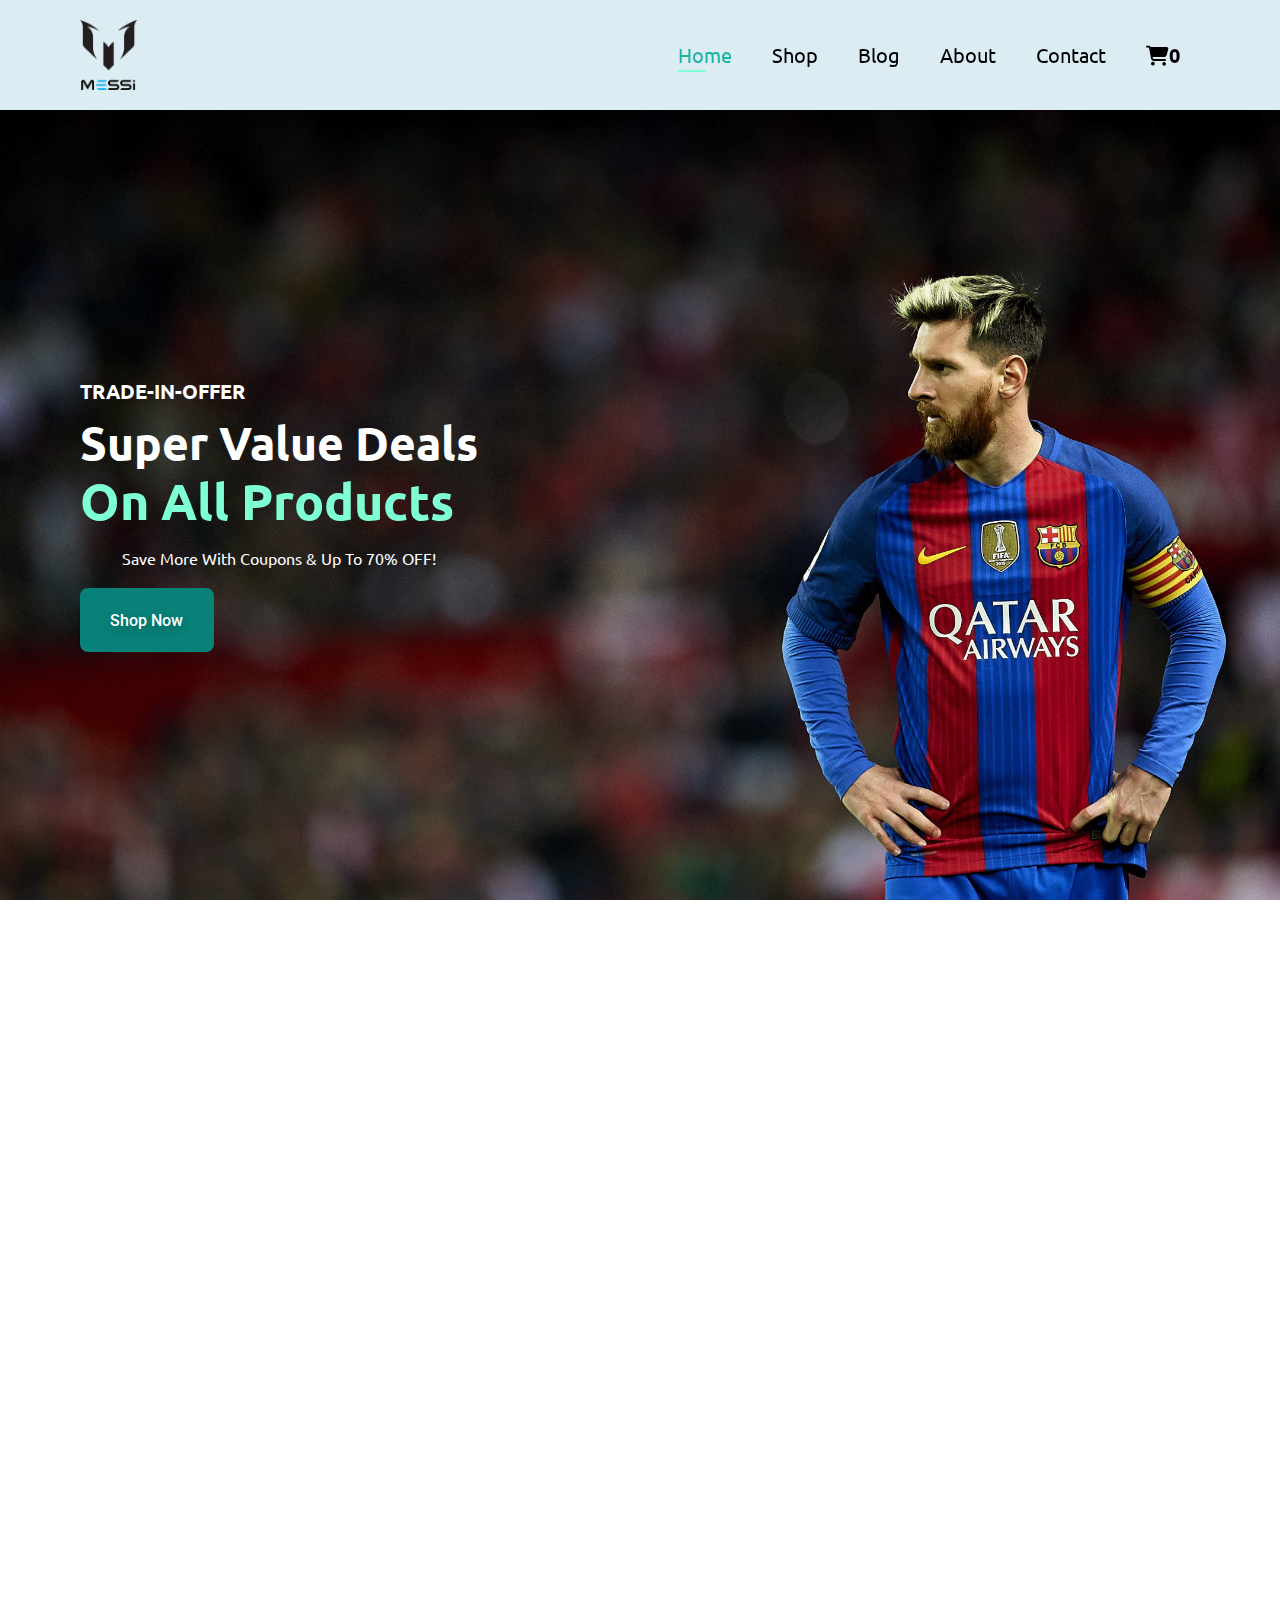
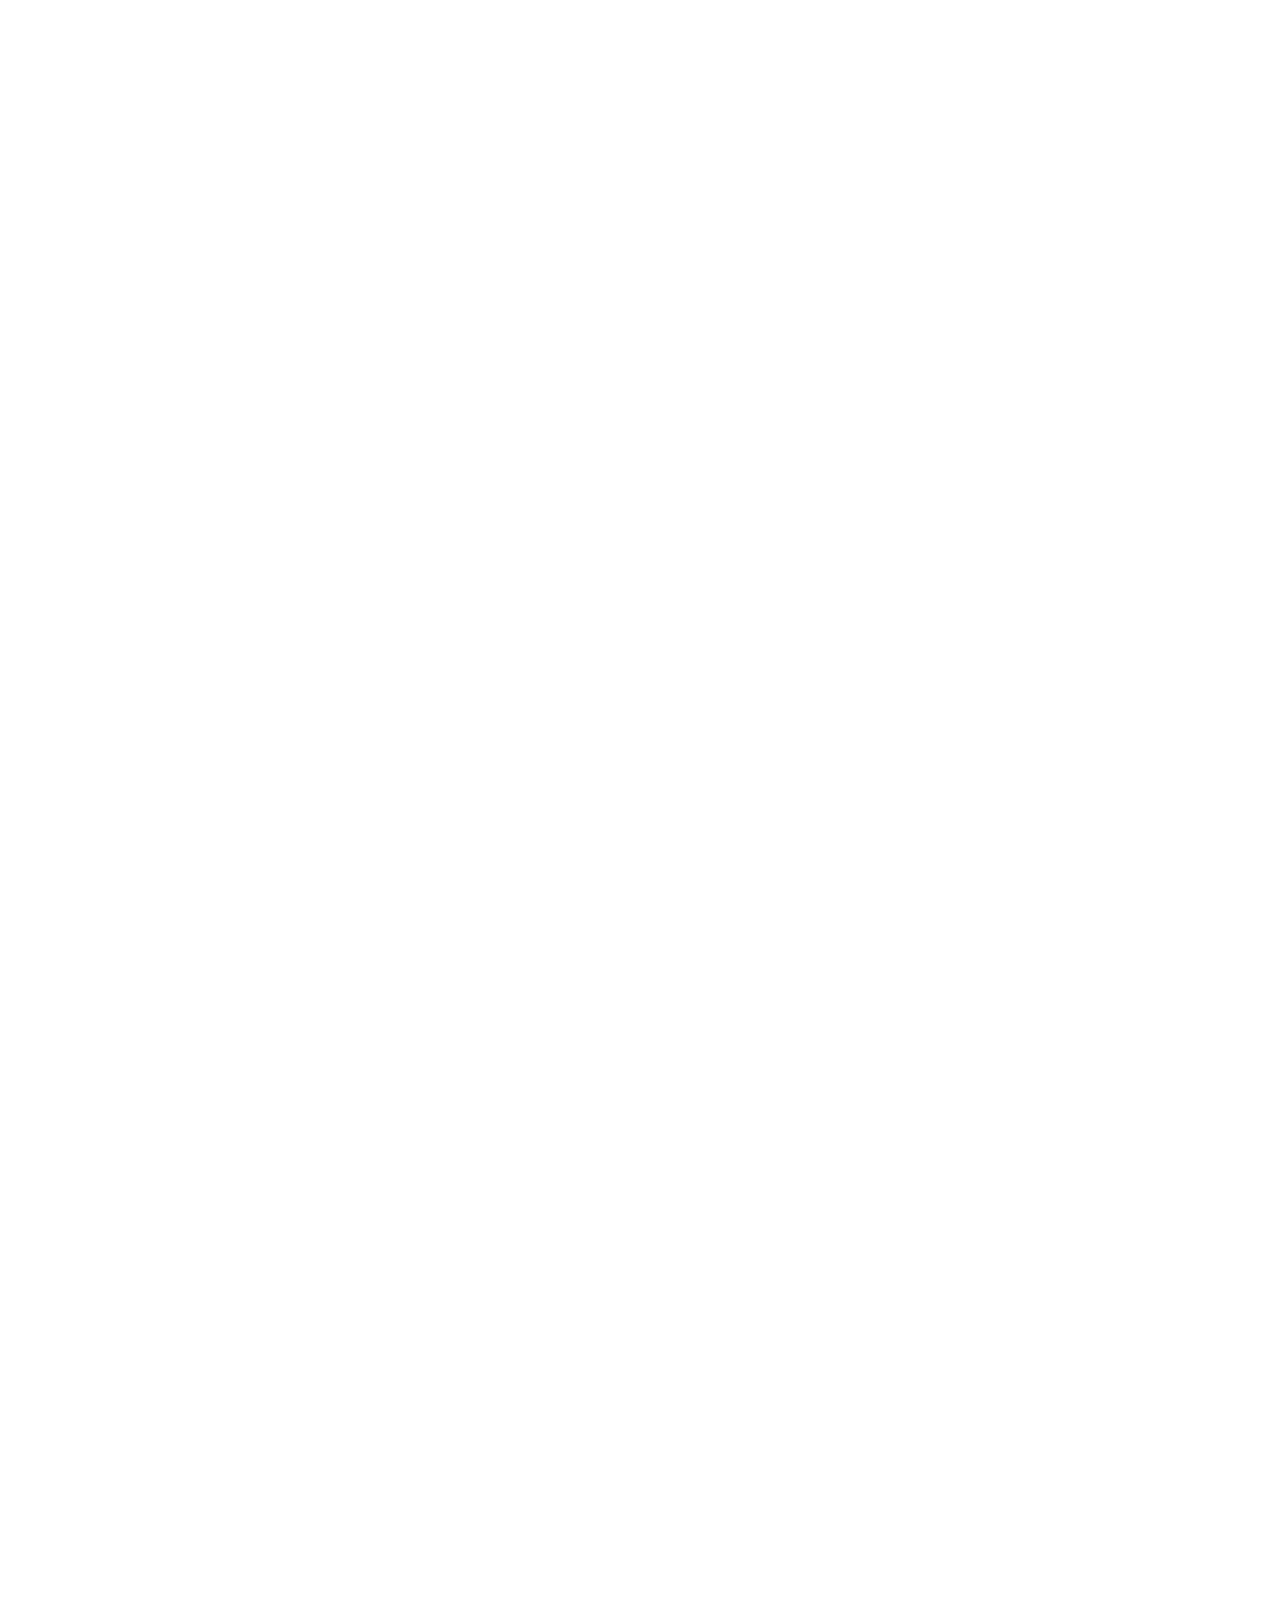
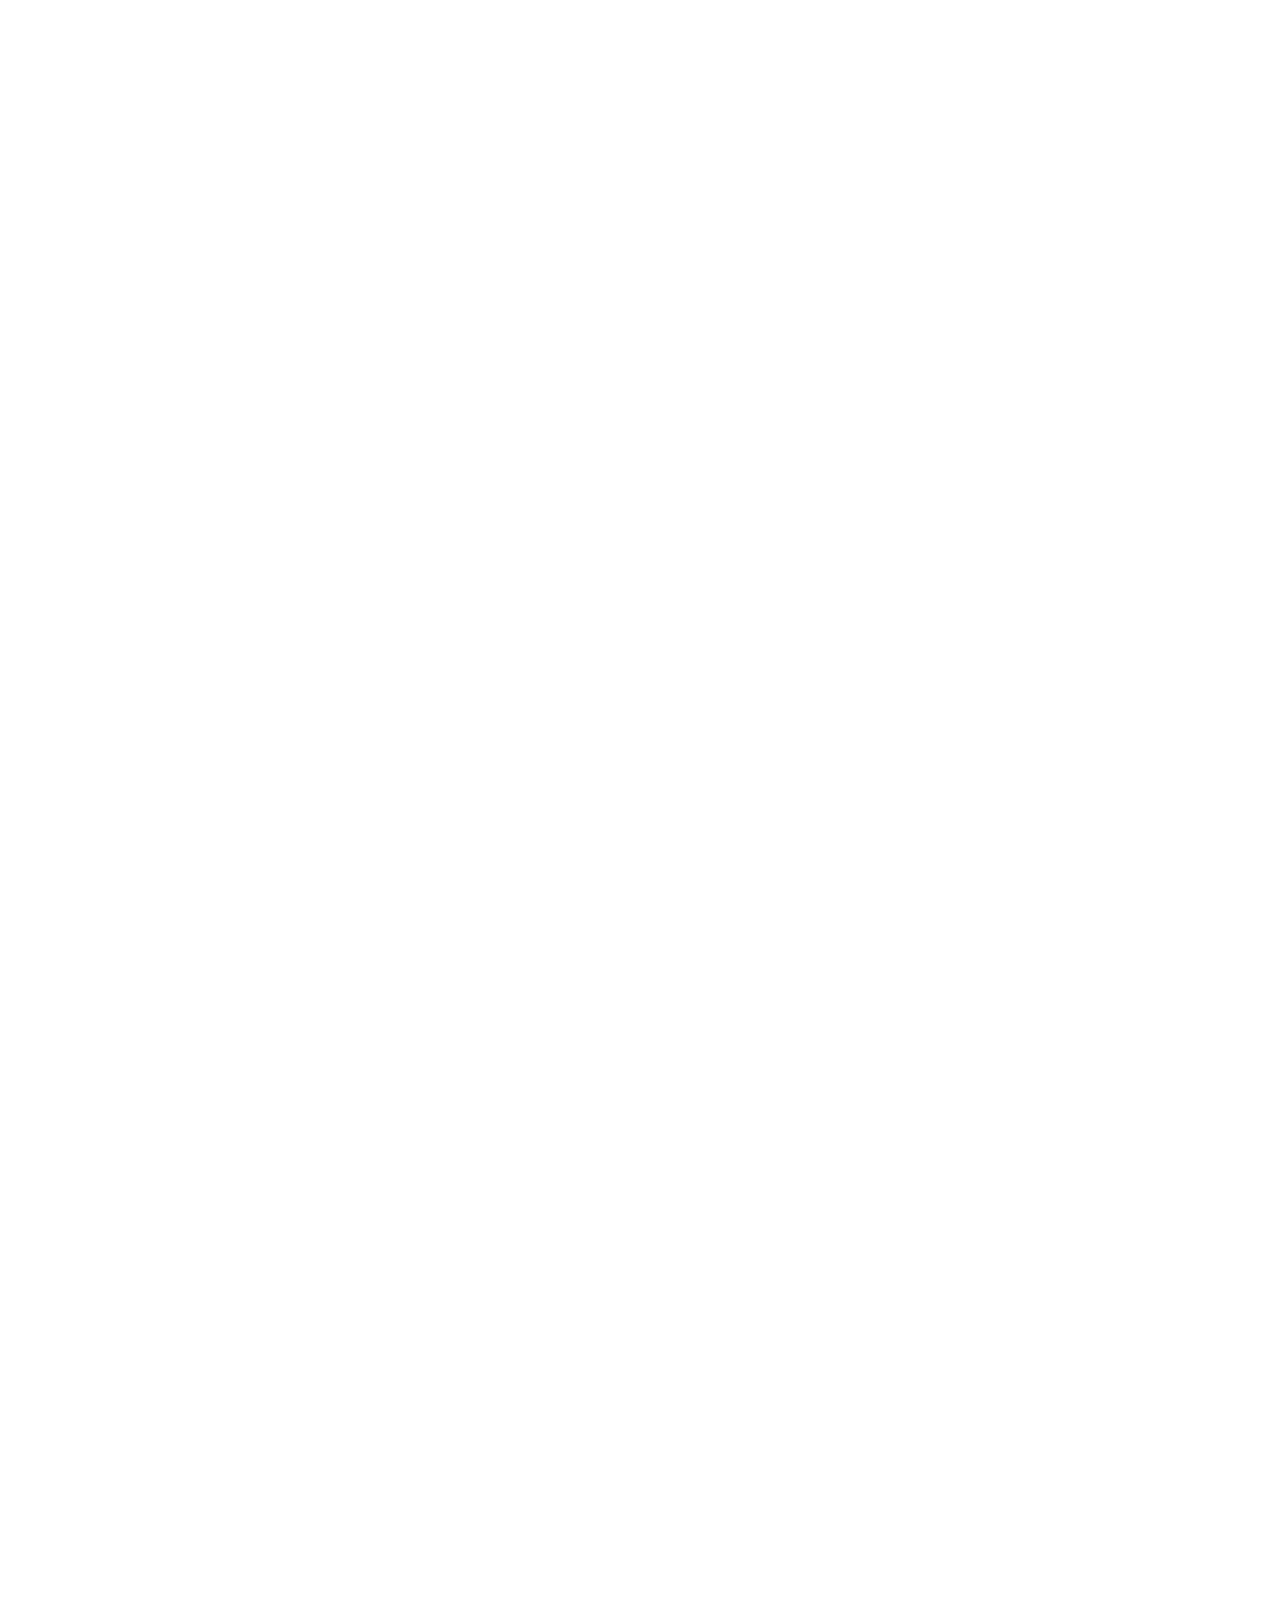
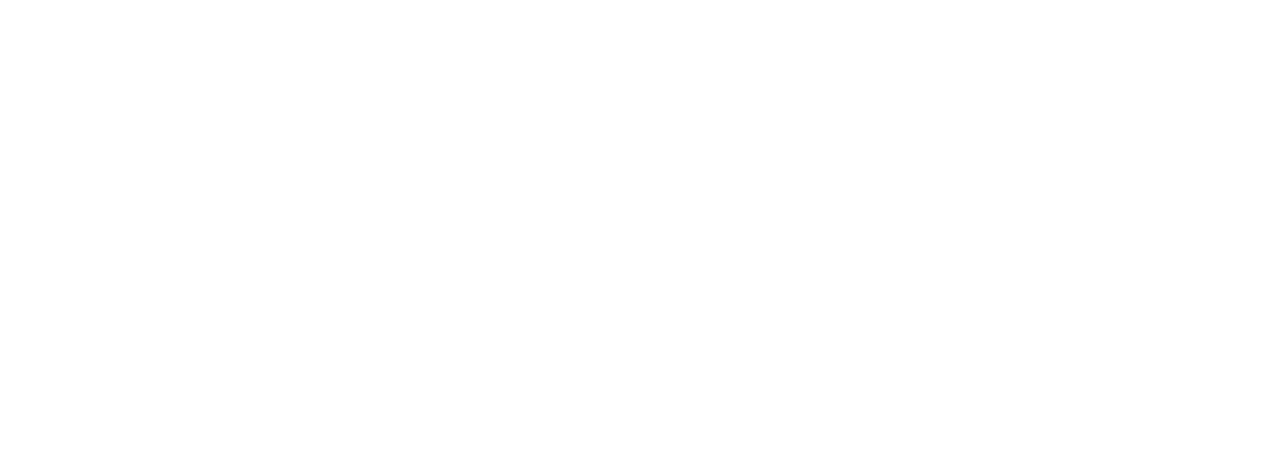
<file: index.html>
<!DOCTYPE html>
<html lang="en">
  <head>
    <meta charset="UTF-8" />
    <meta http-equiv="X-UA-Compatible" content="IE=edge" />
    <meta name="viewport" content="width=device-width, initial-scale=1.0" />
    <title>SOCCERSTYLE.COM</title>
    <link
      rel="stylesheet"
      href="https://cdnjs.cloudflare.com/ajax/libs/font-awesome/6.3.0/css/all.min.css"
      referrerpolicy="no-referrer"
    />
    <link rel="stylesheet" href="/style.css" />
  </head>
  <body>
    <section id="header">
      <div class="logo">
        <a href="#"><img src="./img/messi-logo.png" alt="" /></a>
      </div>
      <div class="navbar">
        <ul class="nav-items" id="navbar">
          <li><a class="active" href="" class="items">Home</a></li>
          <li><a href="shop.html" class="items">Shop</a></li>
          <li><a href="blog.html" class="items">Blog</a></li>
          <li><a href="about.html" class="items">About</a></li>
          <li><a href="contact.html" class="items">Contact</a></li>
          <li id="lg-bag"> <a href="cart.html"> <i class="icon-color items fa-solid fa-cart-shopping"><span>0</span></i></a></li>
          <a href="#" id="close"> <i class="fa-solid fa-xmark"></i> </a>
        </ul>
      </div>
      <div id="mobile">
        <a href="cart.html"><i class="icon-color items fa-solid fa-cart-shopping"><span>0</span></i></a>  
        <i id="bar" class="fas fa-outdent"></i>
        </div>
    </section>

    <section id="hero">
      <div class="text">
        <h4>TRADE-IN-OFFER</h4>
        <h2>Super Value Deals</h2>
        <h1>On All Products</h1>
        <p>Save More With Coupons & Up To 70% OFF!</p>
        <button>Shop Now</button>
      </div>
    </section>

    <section id="feature" class="section-p1">
      <div class="f-box">
        <img src="/img/f1.png" alt="" />
        <h6>FREE SHIPPING</h6>
      </div>
      <div class="f-box">
        <img src="/img/f2.png" alt="" />
        <h6>ONLINE ORDER</h6>
      </div>
      <div class="f-box">
        <img src="/img/f3.png" alt="" />
        <h6>SAVE MONEY</h6>
      </div>
      <div class="f-box">
        <img src="/img/f4.png" alt="" />
        <h6>PROMOTIONS</h6>
      </div>
      <div class="f-box">
        <img src="/img/f5.png" alt="" />
        <h6>HAPPY SELL</h6>
      </div>
      <div class="f-box">
        <img src="/img/f6.png" alt="" />
        <h6>24/7 SUPPORT</h6>
      </div>
    </section>

    <section id="product1" class="section-p1">
      <div class="heading">
        <h2>Featured Products</h2>
        
        <p>Summer Collection New Modern Design</p>
      </div>
      <div class="product-con">
        <div class="pro"  onclick="window.location.href='sproduct.html'";>
          <img src="./img/argentina-1.jpg" alt="" />
          <div class="des">
            <span>FIFA</span>
            <h5>Argentina Three Star Home 22/23 </h5>
            <div class="star">
              <i class="fas fa-star"></i>
              <i class="fas fa-star"></i>
              <i class="fas fa-star"></i>
              <i class="fas fa-star"></i>
              <i class="fas fa-star"></i>
            </div>
            <h4>$78</h4>
          </div>
          <a href="#"><i class="fa-solid fa-cart-shopping Shop"></i> </a>
        </div>
        <div class="pro"  onclick="window.location.href='2-product.html'";>
          <img src="./img/brazil-1.jpg" alt="" />
          <div class="des">
            <span>FIFA</span>
            <h5>Brazil Home 2022-23 – Stadium Kit</h5>
            <div class="star">
              <i class="fas fa-star"></i>
              <i class="fas fa-star"></i>
              <i class="fas fa-star"></i>
              <i class="fas fa-star"></i>
              <i class="fas fa-star"></i>
            </div>
            <h4>$78</h4>
          </div>
          <a href="#"><i class="fa-solid fa-cart-shopping Shop"></i> </a>
        </div>
        <div class="pro" onclick="window.location.href='3-product.html'";>
          <img src="./img/england-1.jpg" alt="" />
          <div class="des">
            <span>FIFA</span>
            <h5>England Home 2022-23 – Stadium Kit</h5>
            <div class="star">
              <i class="fas fa-star"></i>
              <i class="fas fa-star"></i>
              <i class="fas fa-star"></i>
              <i class="fas fa-star"></i>
              <i class="fas fa-star"></i>
            </div>
            <h4>$78</h4>
          </div>
          <a href="#"><i class="fa-solid fa-cart-shopping Shop"></i> </a>
        </div>
        <div class="pro" onclick="window.location.href='4-product.html'";>
          <img src="./img/portugal-1.jpg" alt="" />
          <div class="des">
            <span>FIFA</span>
            <h5>Portugal Away 2022-23 – Stadium Kit</h5>
            <div class="star">
              <i class="fas fa-star"></i>
              <i class="fas fa-star"></i>
              <i class="fas fa-star"></i>
              <i class="fas fa-star"></i>
              <i class="fas fa-star"></i>
            </div>
            <h4>$78</h4>
          </div>
          <a href="#"><i class="fa-solid fa-cart-shopping Shop"></i> </a>
        </div>
        <div class="pro"   onclick="window.location.href='5-product.html'";>
          <img src="./img/spain-1.jpg" alt="" />
          <div class="des">
            <span>FIFA</span>
            <h5>Spain Home 2022-23 – Stadium Kit</h5>
            <div class="star">
              <i class="fas fa-star"></i>
              <i class="fas fa-star"></i>
              <i class="fas fa-star"></i>
              <i class="fas fa-star"></i>
              <i class="fas fa-star"></i>
            </div>
            <h4>$78</h4>
          </div>
          <a href="#"><i class="fa-solid fa-cart-shopping Shop"></i> </a>
        </div>
        <div class="pro" onclick="window.location.href='6-product.html'";>
          <img src="./img/p-6.jpg" alt="" />
          <div class="des">
            <span>Bwin</span>
            <h5>Real Madrid Home 2011-12 – Retro Shirt (Full Sleeves)</h5>
            <div class="star">
              <i class="fas fa-star"></i>
              <i class="fas fa-star"></i>
              <i class="fas fa-star"></i>
              <i class="fas fa-star"></i>
              <i class="fas fa-star"></i>
            </div>
            <h4>$78</h4>
          </div>
          <a href="#"><i class="fa-solid fa-cart-shopping Shop"></i> </a>
        </div>
        <div class="pro" onclick="window.location.href='7-product.html'";>
          <img src="./img/p-7.jpg" alt="" />
          <div class="des">
            <span>Bwin</span>
            <h5>Real Madrid Third 2012-13 Retro Shirt (Full Sleeves)</h5>
            <div class="star">
              <i class="fas fa-star"></i>
              <i class="fas fa-star"></i>
              <i class="fas fa-star"></i>
              <i class="fas fa-star"></i>
              <i class="fas fa-star"></i>
            </div>
            <h4>$78</h4>
          </div>
          <a href="#"><i class="fa-solid fa-cart-shopping Shop"></i> </a>
        </div>
        <div class="pro" onclick="window.location.href='8-product.html'";>
          <img src="./img/p-8.jpg" alt="" />
          <div class="des">
            <span>FIFA</span>
            <h5>Portugal Home 2022-23 – Players Version</h5>
            <div class="star">
              <i class="fas fa-star"></i>
              <i class="fas fa-star"></i>
              <i class="fas fa-star"></i>
              <i class="fas fa-star"></i>
              <i class="fas fa-star"></i>
            </div>
            <h4>$78</h4>
          </div>
          <a href="#"><i class="fa-solid fa-cart-shopping Shop"></i> </a>
        </div>
      </div>
    </section>

    <section id="banner" class="section-m1">
      <h4>Repair Services</h4>
      <h2>UP TO <span>70% OFF</span>- All Jerseys & Accessories</h2>
      <button class="normal">Explore Now</button>
    </section>

    <section id="product1" class="section-p1">
      <div class="heading">
        <h2>Featured Products</h2>
        
        <p>Summer Collection New Modern Design</p>
      </div>
      <div class="product-con">
        <div class="pro"  onclick="window.location.href='sproduct.html'";>
          <img src="./img/argentina-1.jpg" alt="" />
          <div class="des">
            <span>FIFA</span>
            <h5>Argentina Three Star Home 22/23 </h5>
            <div class="star">
              <i class="fas fa-star"></i>
              <i class="fas fa-star"></i>
              <i class="fas fa-star"></i>
              <i class="fas fa-star"></i>
              <i class="fas fa-star"></i>
            </div>
            <h4>$78</h4>
          </div>
          <a href="#"><i class="fa-solid fa-cart-shopping Shop"></i> </a>
        </div>
        <div class="pro"  onclick="window.location.href='2-product.html'";>
          <img src="./img/brazil-1.jpg" alt="" />
          <div class="des">
            <span>FIFA</span>
            <h5>Brazil Home 2022-23 – Stadium Kit</h5>
            <div class="star">
              <i class="fas fa-star"></i>
              <i class="fas fa-star"></i>
              <i class="fas fa-star"></i>
              <i class="fas fa-star"></i>
              <i class="fas fa-star"></i>
            </div>
            <h4>$78</h4>
          </div>
          <a href="#"><i class="fa-solid fa-cart-shopping Shop"></i> </a>
        </div>
        <div class="pro" onclick="window.location.href='3-product.html'";>
          <img src="./img/england-1.jpg" alt="" />
          <div class="des">
            <span>FIFA</span>
            <h5>England Home 2022-23 – Stadium Kit</h5>
            <div class="star">
              <i class="fas fa-star"></i>
              <i class="fas fa-star"></i>
              <i class="fas fa-star"></i>
              <i class="fas fa-star"></i>
              <i class="fas fa-star"></i>
            </div>
            <h4>$78</h4>
          </div>
          <a href="#"><i class="fa-solid fa-cart-shopping Shop"></i> </a>
        </div>
        <div class="pro" onclick="window.location.href='4-product.html'";>
          <img src="./img/portugal-1.jpg" alt="" />
          <div class="des">
            <span>FIFA</span>
            <h5>Portugal Away 2022-23 – Stadium Kit</h5>
            <div class="star">
              <i class="fas fa-star"></i>
              <i class="fas fa-star"></i>
              <i class="fas fa-star"></i>
              <i class="fas fa-star"></i>
              <i class="fas fa-star"></i>
            </div>
            <h4>$78</h4>
          </div>
          <a href="#"><i class="fa-solid fa-cart-shopping Shop"></i> </a>
        </div>
        <div class="pro"   onclick="window.location.href='5-product.html'";>
          <img src="./img/spain-1.jpg" alt="" />
          <div class="des">
            <span>FIFA</span>
            <h5>Spain Home 2022-23 – Stadium Kit</h5>
            <div class="star">
              <i class="fas fa-star"></i>
              <i class="fas fa-star"></i>
              <i class="fas fa-star"></i>
              <i class="fas fa-star"></i>
              <i class="fas fa-star"></i>
            </div>
            <h4>$78</h4>
          </div>
          <a href="#"><i class="fa-solid fa-cart-shopping Shop"></i> </a>
        </div>
        <div class="pro" onclick="window.location.href='6-product.html'";>
          <img src="./img/p-6.jpg" alt="" />
          <div class="des">
            <span>Bwin</span>
            <h5>Real Madrid Home 2011-12 – Retro Shirt (Full Sleeves)</h5>
            <div class="star">
              <i class="fas fa-star"></i>
              <i class="fas fa-star"></i>
              <i class="fas fa-star"></i>
              <i class="fas fa-star"></i>
              <i class="fas fa-star"></i>
            </div>
            <h4>$78</h4>
          </div>
          <a href="#"><i class="fa-solid fa-cart-shopping Shop"></i> </a>
        </div>
        <div class="pro" onclick="window.location.href='7-product.html'";>
          <img src="./img/p-7.jpg" alt="" />
          <div class="des">
            <span>Bwin</span>
            <h5>Real Madrid Third 2012-13 Retro Shirt (Full Sleeves)</h5>
            <div class="star">
              <i class="fas fa-star"></i>
              <i class="fas fa-star"></i>
              <i class="fas fa-star"></i>
              <i class="fas fa-star"></i>
              <i class="fas fa-star"></i>
            </div>
            <h4>$78</h4>
          </div>
          <a href="#"><i class="fa-solid fa-cart-shopping Shop"></i> </a>
        </div>
        <div class="pro" onclick="window.location.href='8-product.html'";>
          <img src="./img/p-8.jpg" alt="" />
          <div class="des">
            <span>FIFA</span>
            <h5>Portugal Home 2022-23 – Players Version</h5>
            <div class="star">
              <i class="fas fa-star"></i>
              <i class="fas fa-star"></i>
              <i class="fas fa-star"></i>
              <i class="fas fa-star"></i>
              <i class="fas fa-star"></i>
            </div>
            <h4>$78</h4>
          </div>
          <a href="#"><i class="fa-solid fa-cart-shopping Shop"></i> </a>
        </div>
      </div>
    </section>

    <section id="sm-banner" class="section-p1">
      <div class="banner-box">
        <h4>Crazy Deals</h4>
        <h2>Crazy Deals Upto 30% -OFF</h2>
        <span>Football Jerseys at Discount Prices</span>
        <button class="mid">Learn More</button>
      </div>
      <div class="banner-box banner-box2">
        <h4>Crazy Deals</h4>
        <h2>Buy 1 Get 1 Free</h2>
        <span>Unbeatable Deals on Football Jerseys!</span>
        <button class="mid">Learn More</button>
      </div>
    </section>

    <section id="banner3">
      <div class="banner-box">
        <h2>Save Big On Jerseys Today!</h2>
        <h3>Winter Collection -50% OFF</h3>
      </div>
      <div class="banner-box banner-box2">
        <h2>Don't Miss Our Jersey Deals</h2>
        <h3>Summer Collection -30% OFF</h3>
      </div>
      <div class="banner-box banner-box3">
        <h2>Huge Jersey Discount Available Now!</h2>
        <h3>Crazy Deals Upto -50% OFF</h3>
      </div>
    </section>

    <section id="newsletter" class="section-p1 section-m1">
      <div class="newstext">
        <h4>SIGN Up For New Arrivals</h4>
        <p>
          Get E-email Update About Our Latest Shop And
          <span>Special Offers.</span>
        </p>
      </div>
      <div class="form">
        <input
          type="text"
          name="text"
          id="text"
          placeholder="Enter Your Email-Address"
        />
        <button class="normal">Sign Up</button>
      </div>
    </section>

    <footer class="section-p1">
      <div class="col">
        <img  class="logo" src="img/messi-logo.png" alt="" />
        <h4>Contact</h4>
        <p>
          <strong>Address: </strong> 562 Wellington Road, Street 32, San
          Francisco
        </p>
        <p><strong>Phone:</strong> +01 2222 365 /(+91) 01 2345 6789</p>
        <p><strong>Hours:</strong> 10:00 - 18:00, Mon - Sat</p>
        <div class="follow">
          <h4>Follow us</h4>
          <div class="icon">
            <i class="fab fa-facebook-f"></i>
            <i class="fab fa-twitter"></i>
            <i class="fab fa-instagram"></i>
            <i class="fab fa-pinterest-p"></i>
            <i class="fab fa-youtube"></i>
          </div>
        </div>
      </div>

      <div class="col">
        <h4>About</h4>
        <a href="#">About us</a>
        <a href="#">Delivery Information</a>
        <a href="#">Privacy Policy</a>
        <a href="#">Terms & Conditions</a>
        <a href="#">Contact Us</a>
        </div>


        <div class="col">
          <h4>My Account</h4>
          <a href="#">Sign In</a>
          <a href="#">View Cart</a>
          <a href="#">My Wishlist</a>
          <a href="#">Track My Order</a>
          <a href="#">Help</a>
          </div> 

          <div class="col install">
            <h4>Install APP</h4>
            <p>From App Store Or Google Play Store</p>
            <div class="row">
              <img src="./img/app-pay.jpg" alt="">
              <img src="./img/play-pay.jpg" alt="">
            </div>
            <p>Secure Payment Gateway</p>
            <img src="./img/card-pay.png" alt="">
          </div>

          <div class="copyright">
            <div>© 2023, SOCCERSTYLE.COM | All Copyright Reserved</div>
            </div>
    </footer>
   
    <script src="/main.js"></script>
  </body>
</html>
</file>
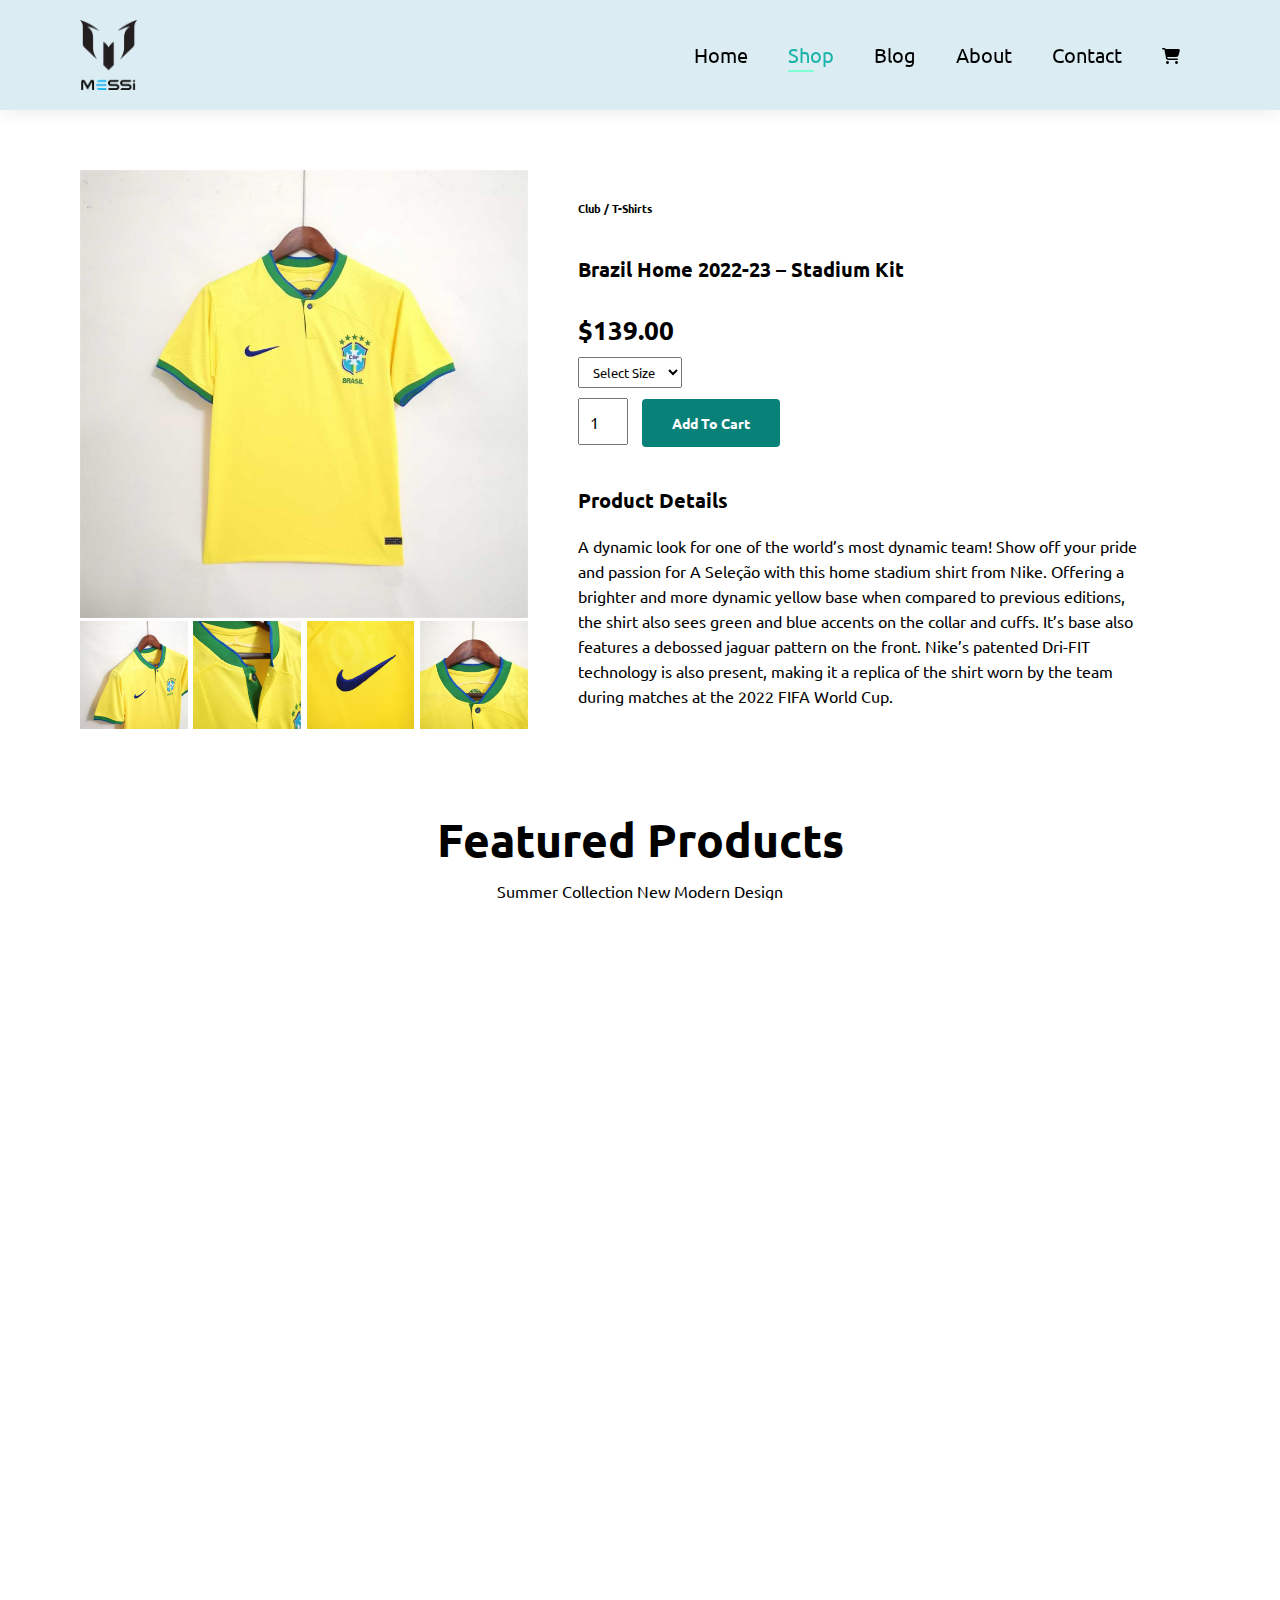
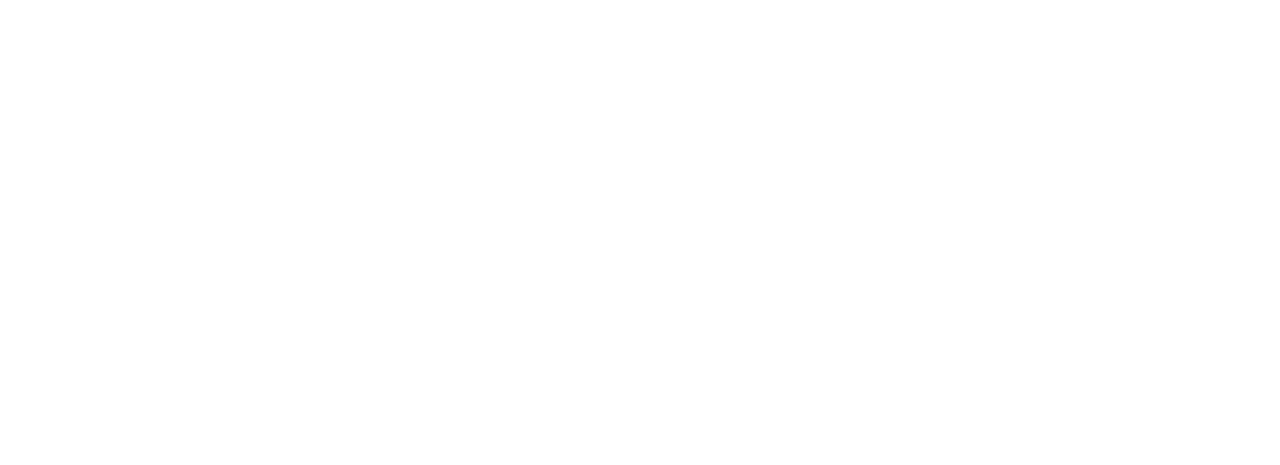
<file: 2-product.html>
<!DOCTYPE html>
<html lang="en">

<head>
    <meta charset="UTF-8" />
    <meta http-equiv="X-UA-Compatible" content="IE=edge" />
    <meta name="viewport" content="width=device-width, initial-scale=1.0" />
    <title>SOCCERSTYLE.COM</title>
    <link rel="stylesheet" href="https://cdnjs.cloudflare.com/ajax/libs/font-awesome/6.3.0/css/all.min.css"
        referrerpolicy="no-referrer" />
    <link rel="stylesheet" href="/style.css" />
</head>

<body>
    <section id="header">
        <div class="logo">
            <a href="#"><img src="./img/messi-logo.png" alt="" /></a>
        </div>
        <div class="navbar">
            <ul class="nav-items" id="navbar">
                <li><a href="index.html" class="items">Home</a></li>
                <li><a class="active" href="shop.html" class="items">Shop</a></li>
                <li><a href="blog.html" class="items">Blog</a></li>
                <li><a href="about.html" class="items">About</a></li>
                <li><a href="contact.html" class="items">Contact</a></li>
                <li id="lg-bag">
                    <i class="icon-color items fa-solid fa-cart-shopping"></i>
                </li>
                <a href="#" id="close"> <i class="fa-solid fa-xmark"></i> </a>
            </ul>
        </div>
        <div id="mobile">
            <a href="cart.html"><i class="icon-color items fa-solid fa-cart-shopping"></i></a>
            <i id="bar" class="fas fa-outdent"></i>
        </div>
    </section>

    <section id="prodetails" class="section-p1">
        <div class="s-pro-img">
            <img src="img/brazil-1.jpg" width="100%" id="mainimg" alt="" />
            <div class="s-img-grp">
                <div class="s-img-col">
                    <img src="img/brazil-2.jpg" width="100%" class="smallimg" alt="" />
                </div>
                <div class="s-img-col">
                    <img src="img/brazil-3.jpg" width="100%" class="smallimg" alt="" />
                </div>
                <div class="s-img-col">
                    <img src="img/brazil-4.jpg" width="100%" class="smallimg" alt="" />
                </div>
                <div class="s-img-col">
                    <img src="img/brazil-5.jpg" width="100%" class="smallimg" alt="" />
                </div>
            </div>
        </div>
        <div class="s-pro-details">
            <h6>Club / T-Shirts</h6>
            <h4>Brazil Home 2022-23 – Stadium Kit</h4>
            <h2>$139.00</h2>

            <select>
                <option value="">Select Size</option>
                <option value="">XXL</option>
                <option value="">XL</option>
                <option value="">Large</option>
                <option value="">Medium</option>
                <option value="">Small</option>
            </select>
            <input type="number" value="1" />
            <button class="normal">Add To Cart</button>
            <h4>Product Details</h4>
            <span>A dynamic look for one of the world’s most dynamic team! Show off your pride and passion for A Seleção
                with this home stadium shirt from Nike. Offering a brighter and more dynamic yellow base when compared
                to previous editions, the shirt also sees green and blue accents on the collar and cuffs. It’s base also
                features a debossed jaguar pattern on the front. Nike’s patented Dri-FIT technology is also present,
                making it a replica of the shirt worn by the team during matches at the 2022 FIFA World Cup.</span>
        </div>
    </section>

    <section id="product1" class="section-p1">
        <div class="heading">
            <h2>Featured Products</h2>
            <p style="color: black;">Summer Collection New Modern Design</p>
        </div>
        <div class="product-con">
            <div class="pro" onclick="window.location.href='sproduct.html';">
                <img src="./img/argentina-1.jpg" alt="" />
                <div class="des">
                    <span>FIFA</span>
                    <h5>Argentina Three Star Home 22/23 – Players Version</h5>
                    <div class="star">
                        <i class="fas fa-star"></i>
                        <i class="fas fa-star"></i>
                        <i class="fas fa-star"></i>
                        <i class="fas fa-star"></i>
                        <i class="fas fa-star"></i>
                    </div>
                    <h4>$78</h4>
                </div>
                <a href="#"><i class="fa-solid fa-cart-shopping Shop"></i> </a>
            </div>
            <div class="pro">
                <img src="./img/brazil-1.jpg" alt="" / onclick="window.location.href='2-product.html';">
                <div class="des">
                    <span>Spotify</span>
                    <h5>Brazil Home 2022-23 – Stadium Kit</h5>
                    <div class="star">
                        <i class="fas fa-star"></i>
                        <i class="fas fa-star"></i>
                        <i class="fas fa-star"></i>
                        <i class="fas fa-star"></i>
                        <i class="fas fa-star"></i>
                    </div>
                    <h4>$78</h4>
                </div>
                <a href="#"><i class="fa-solid fa-cart-shopping Shop"></i> </a>
            </div>
            <div class="pro" onclick="window.location.href='3-product.html';">
                <img src="./img/england-1.jpg" alt="" />
                <div class="des">
                    <span>Etihad</span>
                    <h5>England Home 2022-23 – Stadium Kit</h5>
                    <div class="star">
                        <i class="fas fa-star"></i>
                        <i class="fas fa-star"></i>
                        <i class="fas fa-star"></i>
                        <i class="fas fa-star"></i>
                        <i class="fas fa-star"></i>
                    </div>
                    <h4>$78</h4>
                </div>
                <a href="#"><i class="fa-solid fa-cart-shopping Shop"></i> </a>
            </div>
            <div class="pro" onclick="window.location.href='4-product.html';">
                <img src="./img/portugal-1.jpg" alt="" />
                <div class="des">
                    <span>Parimatch</span>
                    <h5>Portugal Away 2022-23 – Stadium Kit</h5>
                    <div class="star">
                        <i class="fas fa-star"></i>
                        <i class="fas fa-star"></i>
                        <i class="fas fa-star"></i>
                        <i class="fas fa-star"></i>
                        <i class="fas fa-star"></i>
                    </div>
                    <h4>$78</h4>
                </div>
                <a href="#"><i class="fa-solid fa-cart-shopping Shop"></i> </a>
            </div>


        </div>
        </div>
    </section>

    <section id="newsletter" class="section-p1 section-m1">
        <div class="newstext">
            <h4>SIGN Up For New Arrivals</h4>
            <p>
                Get E-email Update About Our Latest Shop And
                <span>Special Offers.</span>
            </p>
        </div>
        <div class="form">
            <input type="text" name="text" id="text" placeholder="Enter Your Email-Address" />
            <button class="normal">Sign Up</button>
        </div>
    </section>

    <footer class="section-p1">
        <div class="col">
            <img class="logo" src="img/messi-logo.png" alt="" />
            <h4>Contact</h4>
            <p>
                <strong>Address: </strong> 562 Wellington Road, Street 32, San
                Francisco
            </p>
            <p><strong>Phone:</strong> +01 2222 365 /(+91) 01 2345 6789</p>
            <p><strong>Hours:</strong> 10:00 - 18:00, Mon - Sat</p>
            <div class="follow">
                <h4>Follow us</h4>
                <div class="icon">
                    <i class="fab fa-facebook-f"></i>
                    <i class="fab fa-twitter"></i>
                    <i class="fab fa-instagram"></i>
                    <i class="fab fa-pinterest-p"></i>
                    <i class="fab fa-youtube"></i>
                </div>
            </div>
        </div>

        <div class="col">
            <h4>About</h4>
            <a href="#">About us</a>
            <a href="#">Delivery Information</a>
            <a href="#">Privacy Policy</a>
            <a href="#">Terms & Conditions</a>
            <a href="#">Contact Us</a>
        </div>

        <div class="col">
            <h4>My Account</h4>
            <a href="#">Sign In</a>
            <a href="#">View Cart</a>
            <a href="#">My Wishlist</a>
            <a href="#">Track My Order</a>
            <a href="#">Help</a>
        </div>

        <div class="col install">
            <h4>Install APP</h4>
            <p>From App Store Or Google Play Store</p>
            <div class="row">
                <img src="./img/app-pay.jpg" alt="" />
                <img src="./img/play-pay.jpg" alt="" />
            </div>
            <p>Secure Payment Gateway</p>
            <img src="./img/card-pay.png" alt="" />
        </div>

        <div class="copyright">
            <div>© 2023, SOCCERSTYLE.COM | All Copyright Reserved</div>
        </div>
    </footer>
    <script>
        var mainimg = document.getElementById("mainimg");
        var smallimg = document.getElementsByClassName("smallimg");
        smallimg[0].onclick = function () {
            mainimg.src = smallimg[0].src;
        }
        smallimg[1].onclick = function () {
            mainimg.src = smallimg[1].src;
        }
        smallimg[2].onclick = function () {
            mainimg.src = smallimg[2].src;
        }
        smallimg[3].onclick = function () {
            mainimg.src = smallimg[3].src;
        }

    </script>
    <script src="/main.js"></script>
</body>

</html>
</file>
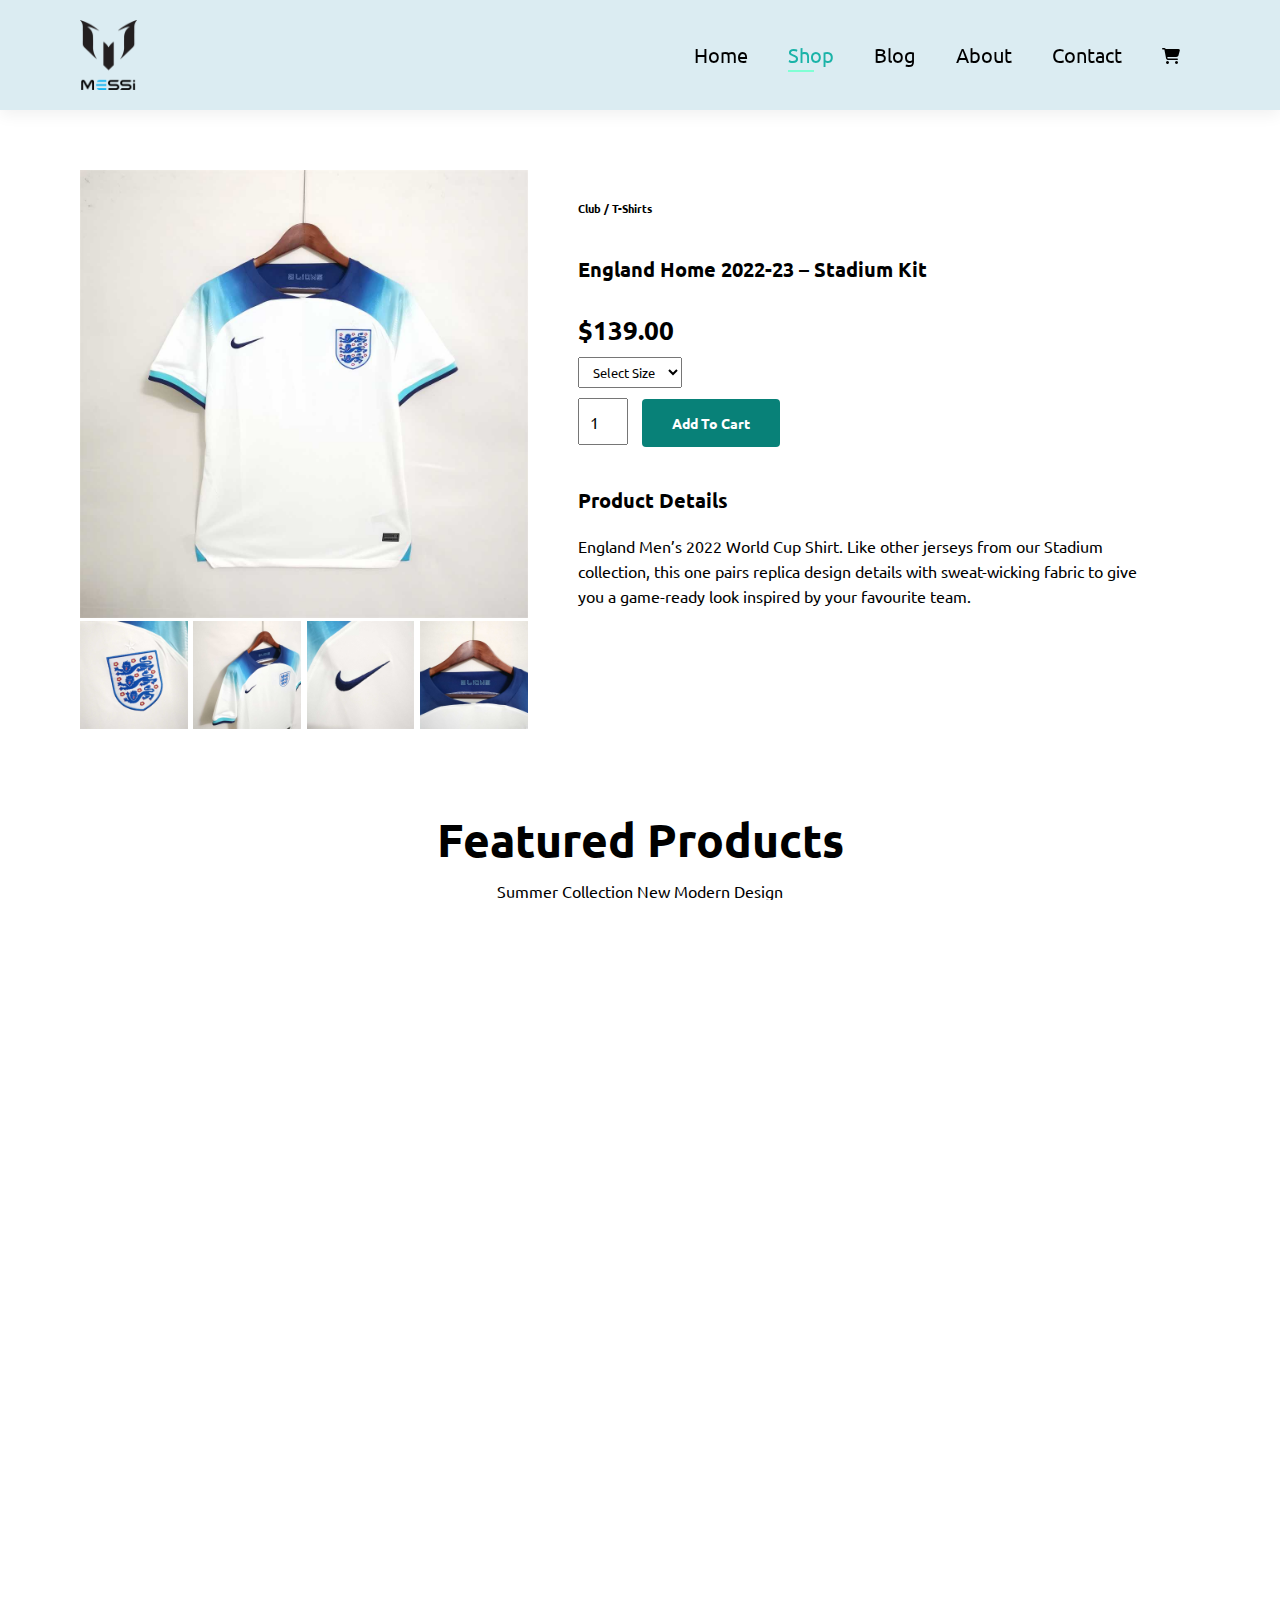
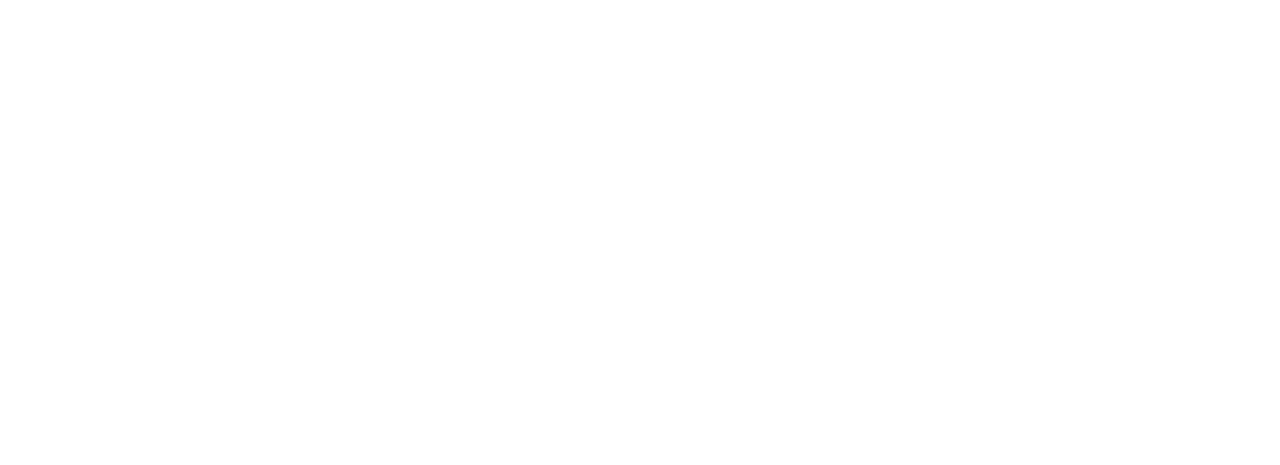
<file: 3-product.html>
<!DOCTYPE html>
<html lang="en">

<head>
    <meta charset="UTF-8" />
    <meta http-equiv="X-UA-Compatible" content="IE=edge" />
    <meta name="viewport" content="width=device-width, initial-scale=1.0" />
    <title>SOCCERSTYLE.COM</title>
    <link rel="stylesheet" href="https://cdnjs.cloudflare.com/ajax/libs/font-awesome/6.3.0/css/all.min.css"
        referrerpolicy="no-referrer" />
    <link rel="stylesheet" href="/style.css" />
</head>

<body>
    <section id="header">
        <div class="logo">
            <a href="#"><img src="./img/messi-logo.png" alt="" /></a>
        </div>
        <div class="navbar">
            <ul class="nav-items" id="navbar">
                <li><a href="index.html" class="items">Home</a></li>
                <li><a class="active" href="shop.html" class="items">Shop</a></li>
                <li><a href="blog.html" class="items">Blog</a></li>
                <li><a href="about.html" class="items">About</a></li>
                <li><a href="contact.html" class="items">Contact</a></li>
                <li id="lg-bag">
                    <i class="icon-color items fa-solid fa-cart-shopping"></i>
                </li>
                <a href="#" id="close"> <i class="fa-solid fa-xmark"></i> </a>
            </ul>
        </div>
        <div id="mobile">
            <a href="cart.html"><i class="icon-color items fa-solid fa-cart-shopping"></i></a>
            <i id="bar" class="fas fa-outdent"></i>
        </div>
    </section>

    <section id="prodetails" class="section-p1">
        <div class="s-pro-img">
            <img src="img/england-1.jpg" width="100%" id="mainimg" alt="" />
            <div class="s-img-grp">
                <div class="s-img-col">
                    <img src="img/england-2.jpg" width="100%" class="smallimg" alt="" />
                </div>
                <div class="s-img-col">
                    <img src="img/england-3.jpg" width="100%" class="smallimg" alt="" />
                </div>
                <div class="s-img-col">
                    <img src="img/england-4.jpg" width="100%" class="smallimg" alt="" />
                </div>
                <div class="s-img-col">
                    <img src="img/england-5.jpg" width="100%" class="smallimg" alt="" />
                </div>
            </div>
        </div>
        <div class="s-pro-details">
            <h6>Club / T-Shirts</h6>
            <h4>England Home 2022-23 – Stadium Kit</h4>
            <h2>$139.00</h2>

            <select>
                <option value="">Select Size</option>
                <option value="">XXL</option>
                <option value="">XL</option>
                <option value="">Large</option>
                <option value="">Medium</option>
                <option value="">Small</option>
            </select>
            <input type="number" value="1" />
            <button class="normal">Add To Cart</button>
            <h4>Product Details</h4>
            <span>England Men’s 2022 World Cup Shirt. Like other jerseys from our Stadium collection, this one pairs
                replica design details with sweat-wicking fabric to give you a game-ready look inspired by your
                favourite team.</span>
        </div>
    </section>

    <section id="product1" class="section-p1">
        <div class="heading">
            <h2>Featured Products</h2>
            <p style="color: black;">Summer Collection New Modern Design</p>
        </div>
        <div class="product-con">
            <div class="pro" onclick="window.location.href='sproduct.html';">
                <img src="./img/argentina-1.jpg" alt="" />
                <div class="des">
                    <span>FIFA</span>
                    <h5>Argentina Three Star Home 22/23 – Players Version</h5>
                    <div class="star">
                        <i class="fas fa-star"></i>
                        <i class="fas fa-star"></i>
                        <i class="fas fa-star"></i>
                        <i class="fas fa-star"></i>
                        <i class="fas fa-star"></i>
                    </div>
                    <h4>$78</h4>
                </div>
                <a href="#"><i class="fa-solid fa-cart-shopping Shop"></i> </a>
            </div>
            <div class="pro" onclick="window.location.href='2-product.html';">
                <img src="./img/brazil-1.jpg" alt="" />
                <div class="des">
                    <span>Spotify</span>
                    <h5>Brazil Home 2022-23 – Stadium Kit</h5>
                    <div class="star">
                        <i class="fas fa-star"></i>
                        <i class="fas fa-star"></i>
                        <i class="fas fa-star"></i>
                        <i class="fas fa-star"></i>
                        <i class="fas fa-star"></i>
                    </div>
                    <h4>$78</h4>
                </div>
                <a href="#"><i class="fa-solid fa-cart-shopping Shop"></i> </a>
            </div>
            <div class="pro" onclick="window.location.href='3-product.html';">
                <img src="./img/england-1.jpg" alt="" />
                <div class="des">
                    <span>Etihad</span>
                    <h5>England Home 2022-23 – Stadium Kit</h5>
                    <div class="star">
                        <i class="fas fa-star"></i>
                        <i class="fas fa-star"></i>
                        <i class="fas fa-star"></i>
                        <i class="fas fa-star"></i>
                        <i class="fas fa-star"></i>
                    </div>
                    <h4>$78</h4>
                </div>
                <a href="#"><i class="fa-solid fa-cart-shopping Shop"></i> </a>
            </div>
            <div class="pro" onclick="window.location.href='4-product.html';">
                <img src="./img/portugal-1.jpg" alt="" />
                <div class="des">
                    <span>Parimatch</span>
                    <h5>Portugal Away 2022-23 – Stadium Kit</h5>
                    <div class="star">
                        <i class="fas fa-star"></i>
                        <i class="fas fa-star"></i>
                        <i class="fas fa-star"></i>
                        <i class="fas fa-star"></i>
                        <i class="fas fa-star"></i>
                    </div>
                    <h4>$78</h4>
                </div>
                <a href="#"><i class="fa-solid fa-cart-shopping Shop"></i> </a>
            </div>


        </div>
        </div>
    </section>

    <section id="newsletter" class="section-p1 section-m1">
        <div class="newstext">
            <h4>SIGN Up For New Arrivals</h4>
            <p>
                Get E-email Update About Our Latest Shop And
                <span>Special Offers.</span>
            </p>
        </div>
        <div class="form">
            <input type="text" name="text" id="text" placeholder="Enter Your Email-Address" />
            <button class="normal">Sign Up</button>
        </div>
    </section>

    <footer class="section-p1">
        <div class="col">
            <img class="logo" src="img/messi-logo.png" alt="" />
            <h4>Contact</h4>
            <p>
                <strong>Address: </strong> 562 Wellington Road, Street 32, San
                Francisco
            </p>
            <p><strong>Phone:</strong> +01 2222 365 /(+91) 01 2345 6789</p>
            <p><strong>Hours:</strong> 10:00 - 18:00, Mon - Sat</p>
            <div class="follow">
                <h4>Follow us</h4>
                <div class="icon">
                    <i class="fab fa-facebook-f"></i>
                    <i class="fab fa-twitter"></i>
                    <i class="fab fa-instagram"></i>
                    <i class="fab fa-pinterest-p"></i>
                    <i class="fab fa-youtube"></i>
                </div>
            </div>
        </div>

        <div class="col">
            <h4>About</h4>
            <a href="#">About us</a>
            <a href="#">Delivery Information</a>
            <a href="#">Privacy Policy</a>
            <a href="#">Terms & Conditions</a>
            <a href="#">Contact Us</a>
        </div>

        <div class="col">
            <h4>My Account</h4>
            <a href="#">Sign In</a>
            <a href="#">View Cart</a>
            <a href="#">My Wishlist</a>
            <a href="#">Track My Order</a>
            <a href="#">Help</a>
        </div>

        <div class="col install">
            <h4>Install APP</h4>
            <p>From App Store Or Google Play Store</p>
            <div class="row">
                <img src="./img/app-pay.jpg" alt="" />
                <img src="./img/play-pay.jpg" alt="" />
            </div>
            <p>Secure Payment Gateway</p>
            <img src="./img/card-pay.png" alt="" />
        </div>

        <div class="copyright">
            <div>© 2023, SOCCERSTYLE.COM | All Copyright Reserved</div>
        </div>
    </footer>
    <script>
        var mainimg = document.getElementById("mainimg");
        var smallimg = document.getElementsByClassName("smallimg");
        smallimg[0].onclick = function () {
            mainimg.src = smallimg[0].src;
        }
        smallimg[1].onclick = function () {
            mainimg.src = smallimg[1].src;
        }
        smallimg[2].onclick = function () {
            mainimg.src = smallimg[2].src;
        }
        smallimg[3].onclick = function () {
            mainimg.src = smallimg[3].src;
        }

    </script>
    <script src="/main.js"></script>
</body>

</html>
</file>
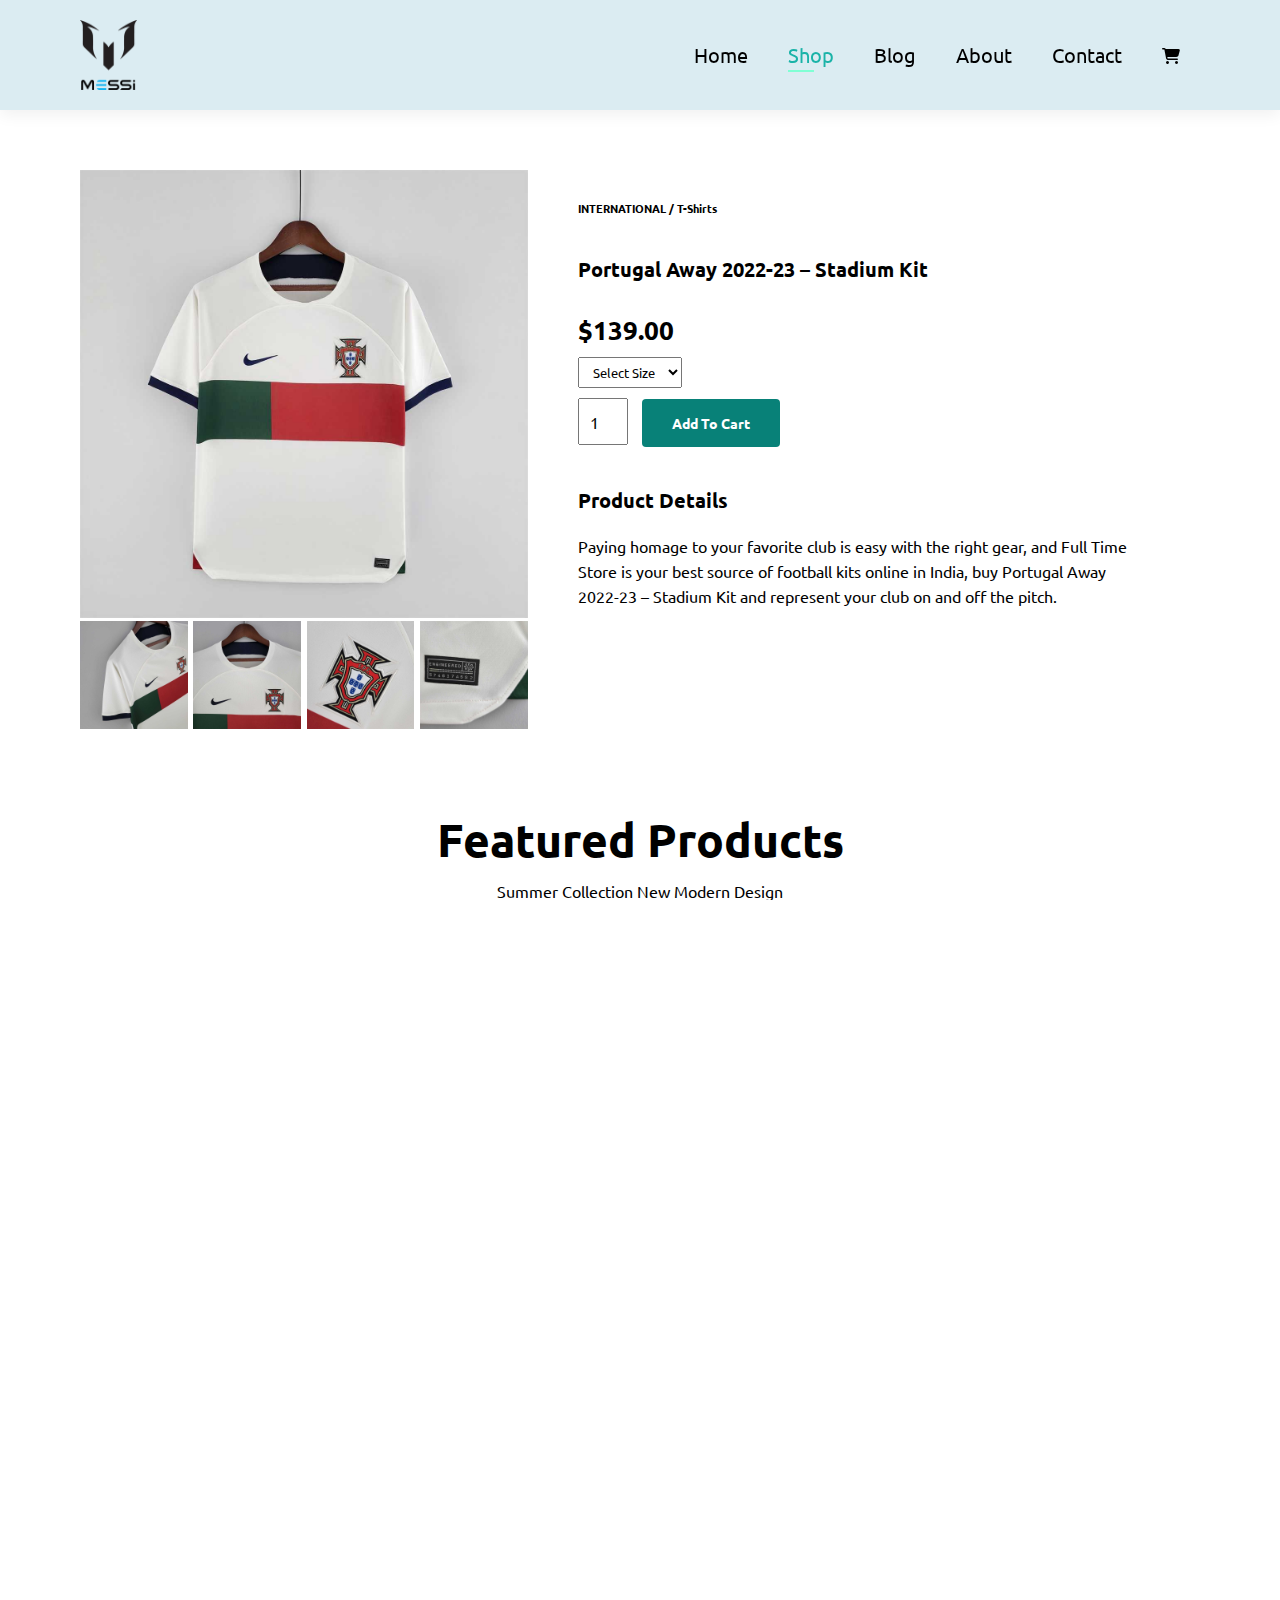
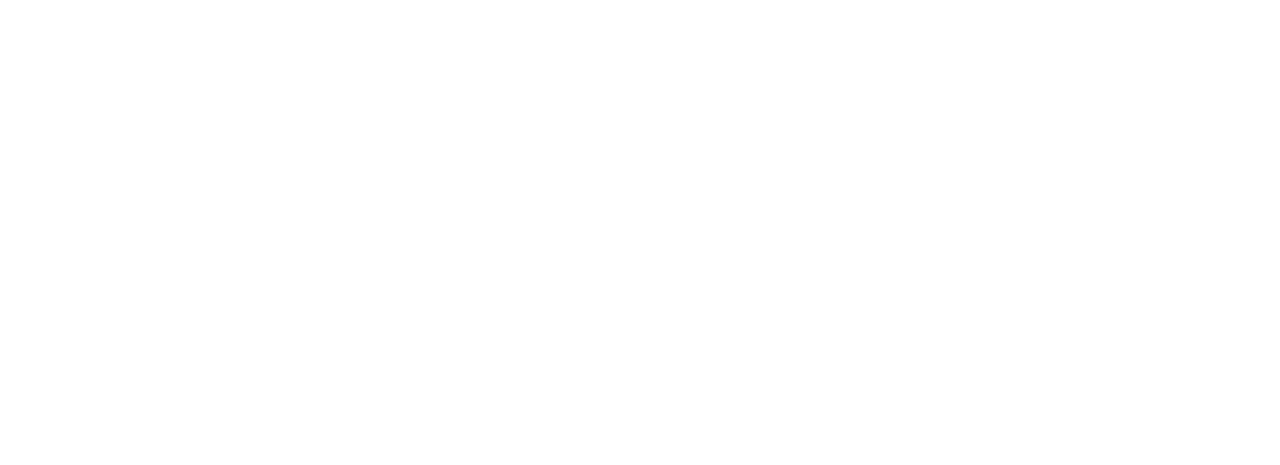
<file: 4-product.html>
<!DOCTYPE html>
<html lang="en">

<head>
    <meta charset="UTF-8" />
    <meta http-equiv="X-UA-Compatible" content="IE=edge" />
    <meta name="viewport" content="width=device-width, initial-scale=1.0" />
    <title>SOCCERSTYLE.COM</title>
    <link rel="stylesheet" href="https://cdnjs.cloudflare.com/ajax/libs/font-awesome/6.3.0/css/all.min.css"
        referrerpolicy="no-referrer" />
    <link rel="stylesheet" href="/style.css" />
</head>

<body>
    <section id="header">
        <div class="logo">
            <a href="#"><img src="./img/messi-logo.png" alt="" /></a>
        </div>
        <div class="navbar">
            <ul class="nav-items" id="navbar">
                <li><a href="index.html" class="items">Home</a></li>
                <li><a class="active" href="shop.html" class="items">Shop</a></li>
                <li><a href="blog.html" class="items">Blog</a></li>
                <li><a href="about.html" class="items">About</a></li>
                <li><a href="contact.html" class="items">Contact</a></li>
                <li id="lg-bag">
                    <i class="icon-color items fa-solid fa-cart-shopping"></i>
                </li>
                <a href="#" id="close"> <i class="fa-solid fa-xmark"></i> </a>
            </ul>
        </div>
        <div id="mobile">
            <a href="cart.html"><i class="icon-color items fa-solid fa-cart-shopping"></i></a>
            <i id="bar" class="fas fa-outdent"></i>
        </div>
    </section>

    <section id="prodetails" class="section-p1">
        <div class="s-pro-img">
            <img src="img/portugal-1.jpg" width="100%" id="mainimg" alt="" />
            <div class="s-img-grp">
                <div class="s-img-col">
                    <img src="img/portugal-2.jpg" width="100%" class="smallimg" alt="" />
                </div>
                <div class="s-img-col">
                    <img src="img/portugal-3.jpg" width="100%" class="smallimg" alt="" />
                </div>
                <div class="s-img-col">
                    <img src="img/portugal-4.jpg" width="100%" class="smallimg" alt="" />
                </div>
                <div class="s-img-col">
                    <img src="img/portugal-5.jpg" width="100%" class="smallimg" alt="" />
                </div>
            </div>
        </div>
        <div class="s-pro-details">
            <h6>INTERNATIONAL / T-Shirts</h6>
            <h4>Portugal Away 2022-23 – Stadium Kit</h4>
            <h2>$139.00</h2>

            <select>
                <option value="">Select Size</option>
                <option value="">XXL</option>
                <option value="">XL</option>
                <option value="">Large</option>
                <option value="">Medium</option>
                <option value="">Small</option>
            </select>
            <input type="number" value="1" />
            <button class="normal">Add To Cart</button>
            <h4>Product Details</h4>
            <span>Paying homage to your favorite club is easy with the right gear, and Full Time Store is your best
                source of football kits online in India, buy Portugal Away 2022-23 – Stadium Kit and represent your club
                on and off the pitch.</span>
        </div>
    </section>

    <section id="product1" class="section-p1">
        <div class="heading">
            <h2>Featured Products</h2>
            <p style="color: black;">Summer Collection New Modern Design</p>
        </div>
        <div class="product-con">
            <div class="pro" onclick="window.location.href='sproduct.html';">
                <img src="./img/argentina-1.jpg" alt="" />
                <div class="des">
                    <span>FIFA</span>
                    <h5>Argentina Three Star Home 22/23 – Players Version</h5>
                    <div class="star">
                        <i class="fas fa-star"></i>
                        <i class="fas fa-star"></i>
                        <i class="fas fa-star"></i>
                        <i class="fas fa-star"></i>
                        <i class="fas fa-star"></i>
                    </div>
                    <h4>$78</h4>
                </div>
                <a href="#"><i class="fa-solid fa-cart-shopping Shop"></i> </a>
            </div>
            <div class="pro" onclick="window.location.href='2-product.html';">
                <img src="./img/brazil-1.jpg" alt="" />
                <div class="des">
                    <span>Spotify</span>
                    <h5>Brazil Home 2022-23 – Stadium Kit</h5>
                    <div class="star">
                        <i class="fas fa-star"></i>
                        <i class="fas fa-star"></i>
                        <i class="fas fa-star"></i>
                        <i class="fas fa-star"></i>
                        <i class="fas fa-star"></i>
                    </div>
                    <h4>$78</h4>
                </div>
                <a href="#"><i class="fa-solid fa-cart-shopping Shop"></i> </a>
            </div>
            <div class="pro" onclick="window.location.href='3-product.html';">
                <img src="./img/england-1.jpg" alt="" />
                <div class="des">
                    <span>Etihad</span>
                    <h5>England Home 2022-23 – Stadium Kit</h5>
                    <div class="star">
                        <i class="fas fa-star"></i>
                        <i class="fas fa-star"></i>
                        <i class="fas fa-star"></i>
                        <i class="fas fa-star"></i>
                        <i class="fas fa-star"></i>
                    </div>
                    <h4>$78</h4>
                </div>
                <a href="#"><i class="fa-solid fa-cart-shopping Shop"></i> </a>
            </div>
            <div class="pro" onclick="window.location.href='4-product.html';">
                <img src="./img/portugal-1.jpg" alt="" />
                <div class="des">
                    <span>Parimatch</span>
                    <h5>Portugal Away 2022-23 – Stadium Kit</h5>
                    <div class="star">
                        <i class="fas fa-star"></i>
                        <i class="fas fa-star"></i>
                        <i class="fas fa-star"></i>
                        <i class="fas fa-star"></i>
                        <i class="fas fa-star"></i>
                    </div>
                    <h4>$78</h4>
                </div>
                <a href="#"><i class="fa-solid fa-cart-shopping Shop"></i> </a>
            </div>


        </div>
        </div>
    </section>

    <section id="newsletter" class="section-p1 section-m1">
        <div class="newstext">
            <h4>SIGN Up For New Arrivals</h4>
            <p>
                Get E-email Update About Our Latest Shop And
                <span>Special Offers.</span>
            </p>
        </div>
        <div class="form">
            <input type="text" name="text" id="text" placeholder="Enter Your Email-Address" />
            <button class="normal">Sign Up</button>
        </div>
    </section>

    <footer class="section-p1">
        <div class="col">
            <img class="logo" src="img/messi-logo.png" alt="" />
            <h4>Contact</h4>
            <p>
                <strong>Address: </strong> 562 Wellington Road, Street 32, San
                Francisco
            </p>
            <p><strong>Phone:</strong> +01 2222 365 /(+91) 01 2345 6789</p>
            <p><strong>Hours:</strong> 10:00 - 18:00, Mon - Sat</p>
            <div class="follow">
                <h4>Follow us</h4>
                <div class="icon">
                    <i class="fab fa-facebook-f"></i>
                    <i class="fab fa-twitter"></i>
                    <i class="fab fa-instagram"></i>
                    <i class="fab fa-pinterest-p"></i>
                    <i class="fab fa-youtube"></i>
                </div>
            </div>
        </div>

        <div class="col">
            <h4>About</h4>
            <a href="#">About us</a>
            <a href="#">Delivery Information</a>
            <a href="#">Privacy Policy</a>
            <a href="#">Terms & Conditions</a>
            <a href="#">Contact Us</a>
        </div>

        <div class="col">
            <h4>My Account</h4>
            <a href="#">Sign In</a>
            <a href="#">View Cart</a>
            <a href="#">My Wishlist</a>
            <a href="#">Track My Order</a>
            <a href="#">Help</a>
        </div>

        <div class="col install">
            <h4>Install APP</h4>
            <p>From App Store Or Google Play Store</p>
            <div class="row">
                <img src="./img/app-pay.jpg" alt="" />
                <img src="./img/play-pay.jpg" alt="" />
            </div>
            <p>Secure Payment Gateway</p>
            <img src="./img/card-pay.png" alt="" />
        </div>

        <div class="copyright">
            <div>© 2023, SOCCERSTYLE.COM | All Copyright Reserved</div>
        </div>
    </footer>
    <script>
        var mainimg = document.getElementById("mainimg");
        var smallimg = document.getElementsByClassName("smallimg");
        smallimg[0].onclick = function () {
            mainimg.src = smallimg[0].src;
        }
        smallimg[1].onclick = function () {
            mainimg.src = smallimg[1].src;
        }
        smallimg[2].onclick = function () {
            mainimg.src = smallimg[2].src;
        }
        smallimg[3].onclick = function () {
            mainimg.src = smallimg[3].src;
        }

    </script>
    <script src="/main.js"></script>
</body>

</html>
</file>
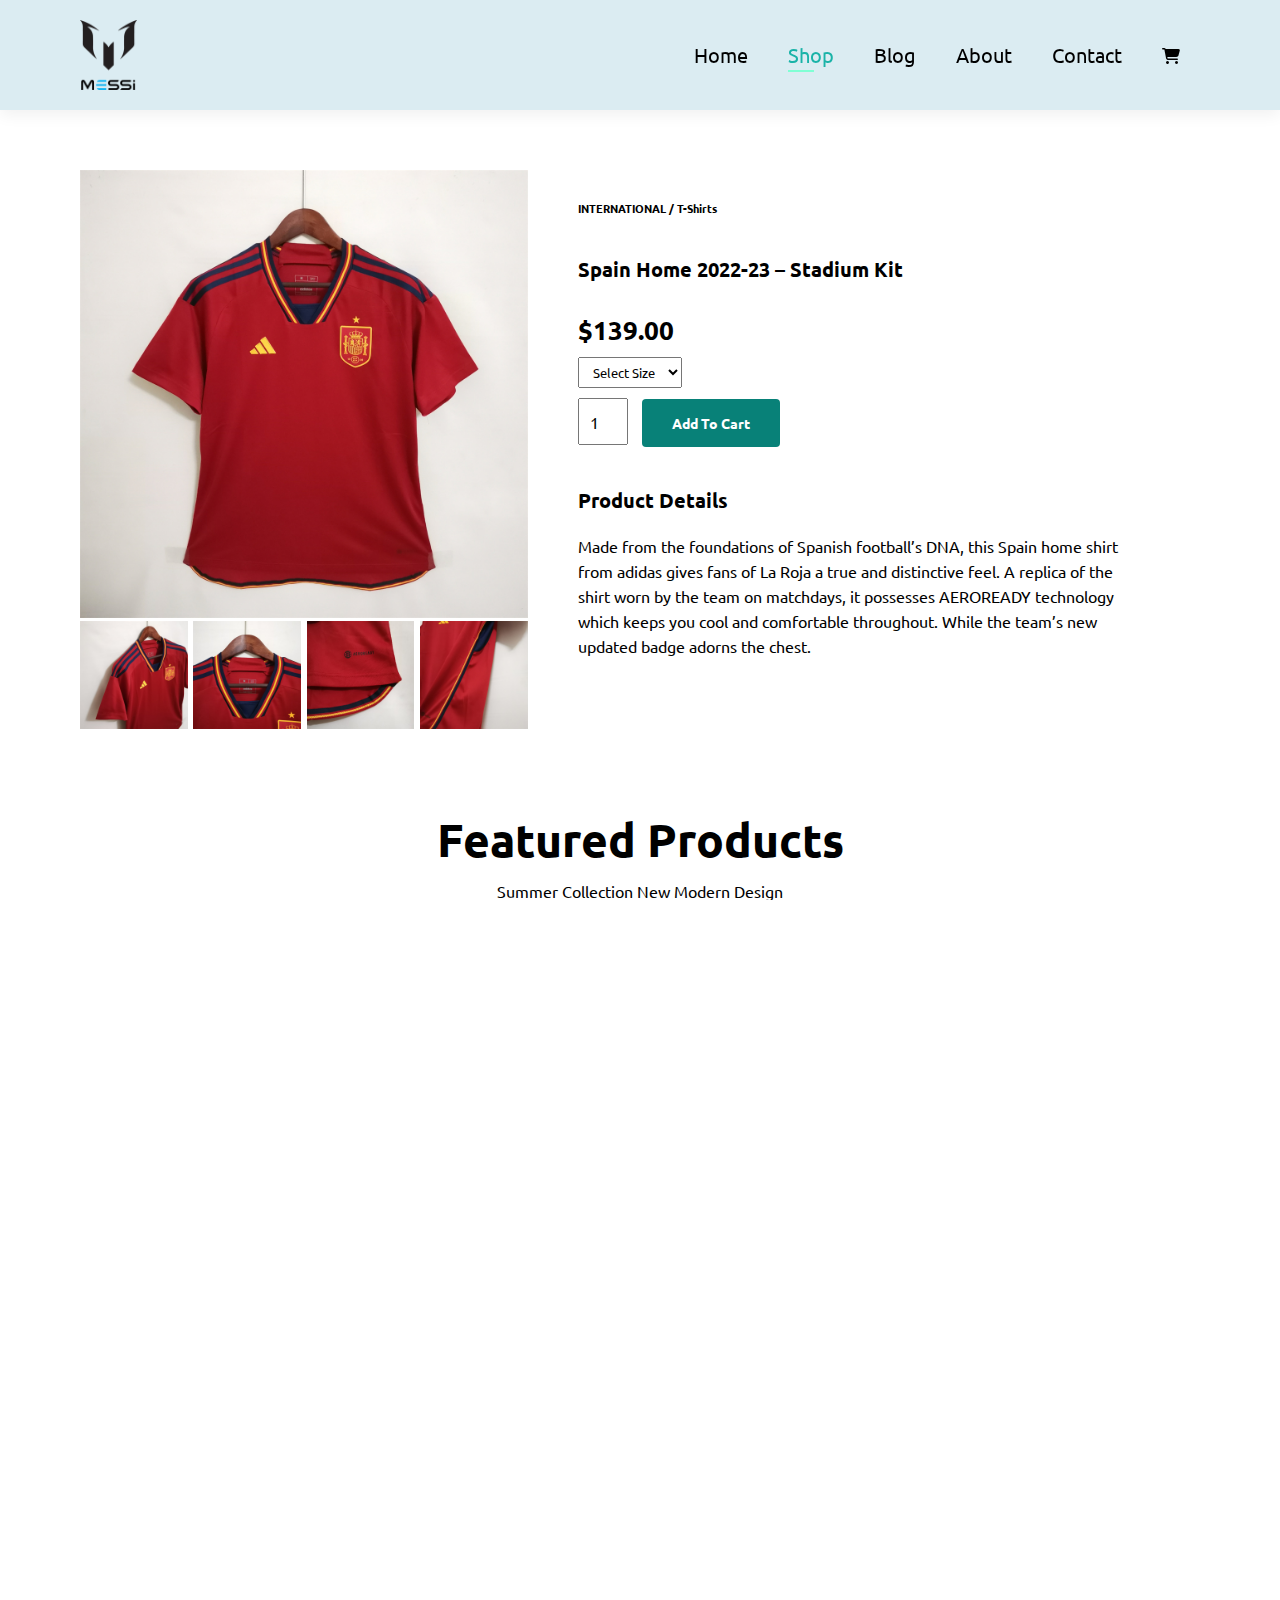
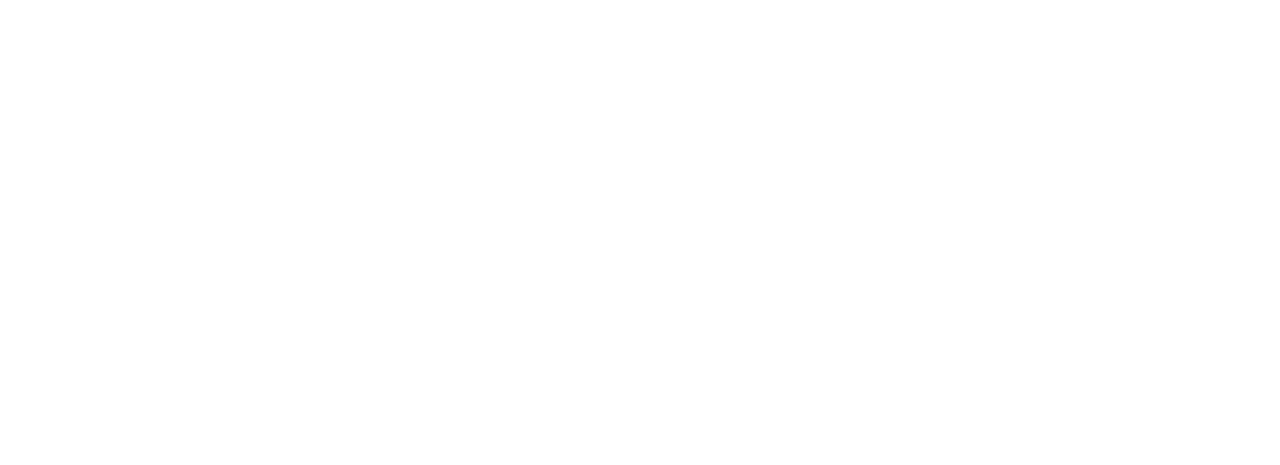
<file: 5-product.html>
<!DOCTYPE html>
<html lang="en">

<head>
    <meta charset="UTF-8" />
    <meta http-equiv="X-UA-Compatible" content="IE=edge" />
    <meta name="viewport" content="width=device-width, initial-scale=1.0" />
    <title>SOCCERSTYLE.COM</title>
    <link rel="stylesheet" href="https://cdnjs.cloudflare.com/ajax/libs/font-awesome/6.3.0/css/all.min.css"
        referrerpolicy="no-referrer" />
    <link rel="stylesheet" href="/style.css" />
</head>

<body>
    <section id="header">
        <div class="logo">
            <a href="#"><img src="./img/messi-logo.png" alt="" /></a>
        </div>
        <div class="navbar">
            <ul class="nav-items" id="navbar">
                <li><a href="index.html" class="items">Home</a></li>
                <li><a class="active" href="shop.html" class="items">Shop</a></li>
                <li><a href="blog.html" class="items">Blog</a></li>
                <li><a href="about.html" class="items">About</a></li>
                <li><a href="contact.html" class="items">Contact</a></li>
                <li id="lg-bag">
                    <i class="icon-color items fa-solid fa-cart-shopping"></i>
                </li>
                <a href="#" id="close"> <i class="fa-solid fa-xmark"></i> </a>
            </ul>
        </div>
        <div id="mobile">
            <a href="cart.html"><i class="icon-color items fa-solid fa-cart-shopping"></i></a>
            <i id="bar" class="fas fa-outdent"></i>
        </div>
    </section>

    <section id="prodetails" class="section-p1">
        <div class="s-pro-img">
            <img src="img/spain-1.jpg" width="100%" id="mainimg" alt="" />
            <div class="s-img-grp">
                <div class="s-img-col">
                    <img src="img/spain-2.jpg" width="100%" class="smallimg" alt="" />
                </div>
                <div class="s-img-col">
                    <img src="img/spain-3.jpg" width="100%" class="smallimg" alt="" />
                </div>
                <div class="s-img-col">
                    <img src="img/spain-4.jpg" width="100%" class="smallimg" alt="" />
                </div>
                <div class="s-img-col">
                    <img src="img/spain-5.jpg" width="100%" class="smallimg" alt="" />
                </div>
            </div>
        </div>
        <div class="s-pro-details">
            <h6>INTERNATIONAL / T-Shirts</h6>
            <h4>Spain Home 2022-23 – Stadium Kit</h4>
            <h2>$139.00</h2>

            <select>
                <option value="">Select Size</option>
                <option value="">XXL</option>
                <option value="">XL</option>
                <option value="">Large</option>
                <option value="">Medium</option>
                <option value="">Small</option>
            </select>
            <input type="number" value="1" />
            <button class="normal">Add To Cart</button>
            <h4>Product Details</h4>
            <span>Made from the foundations of Spanish football’s DNA, this Spain home shirt from adidas gives fans of
                La Roja a true and distinctive feel. A replica of the shirt worn by the team on matchdays, it possesses
                AEROREADY technology which keeps you cool and comfortable throughout. While the team’s new updated badge
                adorns the chest.</span>
        </div>
    </section>

    <section id="product1" class="section-p1">
        <div class="heading">
            <h2>Featured Products</h2>
            <p style="color: black;">Summer Collection New Modern Design</p>
        </div>
        <div class="product-con">
            <div class="pro" onclick="window.location.href='sproduct.html';">
                <img src="./img/argentina-1.jpg" alt="" />
                <div class="des">
                    <span>FIFA</span>
                    <h5>Argentina Three Star Home 22/23 – Players Version</h5>
                    <div class="star">
                        <i class="fas fa-star"></i>
                        <i class="fas fa-star"></i>
                        <i class="fas fa-star"></i>
                        <i class="fas fa-star"></i>
                        <i class="fas fa-star"></i>
                    </div>
                    <h4>$78</h4>
                </div>
                <a href="#"><i class="fa-solid fa-cart-shopping Shop"></i> </a>
            </div>
            <div class="pro" onclick="window.location.href='2product.html';">
                <img src="./img/brazil-1.jpg" alt="" />
                <div class="des">
                    <span>Spotify</span>
                    <h5>Brazil Home 2022-23 – Stadium Kit</h5>
                    <div class="star">
                        <i class="fas fa-star"></i>
                        <i class="fas fa-star"></i>
                        <i class="fas fa-star"></i>
                        <i class="fas fa-star"></i>
                        <i class="fas fa-star"></i>
                    </div>
                    <h4>$78</h4>
                </div>
                <a href="#"><i class="fa-solid fa-cart-shopping Shop"></i> </a>
            </div>
            <div class="pro" onclick="window.location.href='3-product.html';">
                <img src="./img/england-1.jpg" alt="" />
                <div class="des">
                    <span>Etihad</span>
                    <h5>England Home 2022-23 – Stadium Kit</h5>
                    <div class="star">
                        <i class="fas fa-star"></i>
                        <i class="fas fa-star"></i>
                        <i class="fas fa-star"></i>
                        <i class="fas fa-star"></i>
                        <i class="fas fa-star"></i>
                    </div>
                    <h4>$78</h4>
                </div>
                <a href="#"><i class="fa-solid fa-cart-shopping Shop"></i> </a>
            </div>
            <div class="pro" onclick="window.location.href='4-product.html';">
                <img src="./img/portugal-1.jpg" alt="" />
                <div class="des">
                    <span>Parimatch</span>
                    <h5>Portugal Away 2022-23 – Stadium Kit</h5>
                    <div class="star">
                        <i class="fas fa-star"></i>
                        <i class="fas fa-star"></i>
                        <i class="fas fa-star"></i>
                        <i class="fas fa-star"></i>
                        <i class="fas fa-star"></i>
                    </div>
                    <h4>$78</h4>
                </div>
                <a href="#"><i class="fa-solid fa-cart-shopping Shop"></i> </a>
            </div>


        </div>
        </div>
    </section>

    <section id="newsletter" class="section-p1 section-m1">
        <div class="newstext">
            <h4>SIGN Up For New Arrivals</h4>
            <p>
                Get E-email Update About Our Latest Shop And
                <span>Special Offers.</span>
            </p>
        </div>
        <div class="form">
            <input type="text" name="text" id="text" placeholder="Enter Your Email-Address" />
            <button class="normal">Sign Up</button>
        </div>
    </section>

    <footer class="section-p1">
        <div class="col">
            <img class="logo" src="img/messi-logo.png" alt="" />
            <h4>Contact</h4>
            <p>
                <strong>Address: </strong> 562 Wellington Road, Street 32, San
                Francisco
            </p>
            <p><strong>Phone:</strong> +01 2222 365 /(+91) 01 2345 6789</p>
            <p><strong>Hours:</strong> 10:00 - 18:00, Mon - Sat</p>
            <div class="follow">
                <h4>Follow us</h4>
                <div class="icon">
                    <i class="fab fa-facebook-f"></i>
                    <i class="fab fa-twitter"></i>
                    <i class="fab fa-instagram"></i>
                    <i class="fab fa-pinterest-p"></i>
                    <i class="fab fa-youtube"></i>
                </div>
            </div>
        </div>

        <div class="col">
            <h4>About</h4>
            <a href="#">About us</a>
            <a href="#">Delivery Information</a>
            <a href="#">Privacy Policy</a>
            <a href="#">Terms & Conditions</a>
            <a href="#">Contact Us</a>
        </div>

        <div class="col">
            <h4>My Account</h4>
            <a href="#">Sign In</a>
            <a href="#">View Cart</a>
            <a href="#">My Wishlist</a>
            <a href="#">Track My Order</a>
            <a href="#">Help</a>
        </div>

        <div class="col install">
            <h4>Install APP</h4>
            <p>From App Store Or Google Play Store</p>
            <div class="row">
                <img src="./img/app-pay.jpg" alt="" />
                <img src="./img/play-pay.jpg" alt="" />
            </div>
            <p>Secure Payment Gateway</p>
            <img src="./img/card-pay.png" alt="" />
        </div>

        <div class="copyright">
            <div>© 2023, SOCCERSTYLE.COM | All Copyright Reserved</div>
        </div>
    </footer>
    <script>
        var mainimg = document.getElementById("mainimg");
        var smallimg = document.getElementsByClassName("smallimg");
        smallimg[0].onclick = function () {
            mainimg.src = smallimg[0].src;
        }
        smallimg[1].onclick = function () {
            mainimg.src = smallimg[1].src;
        }
        smallimg[2].onclick = function () {
            mainimg.src = smallimg[2].src;
        }
        smallimg[3].onclick = function () {
            mainimg.src = smallimg[3].src;
        }

    </script>
    <script src="/main.js"></script>
</body>

</html>
</file>
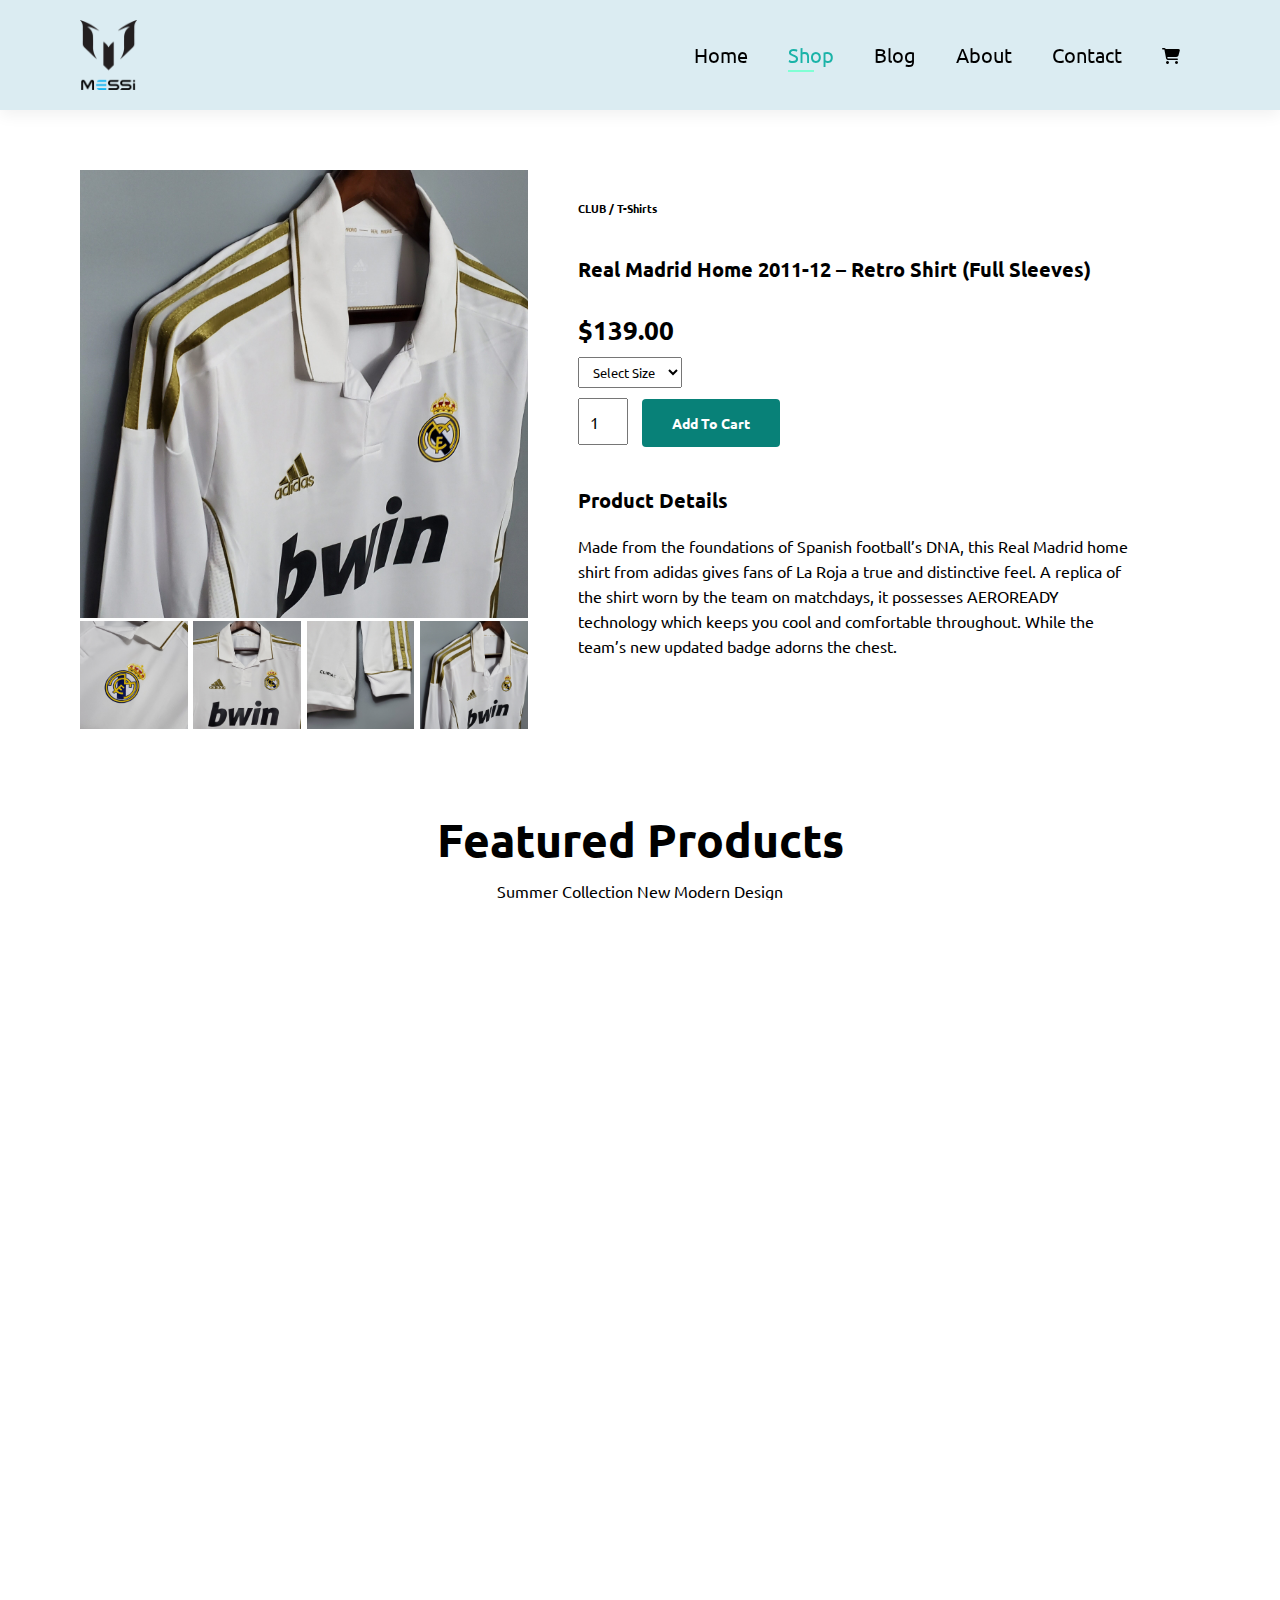
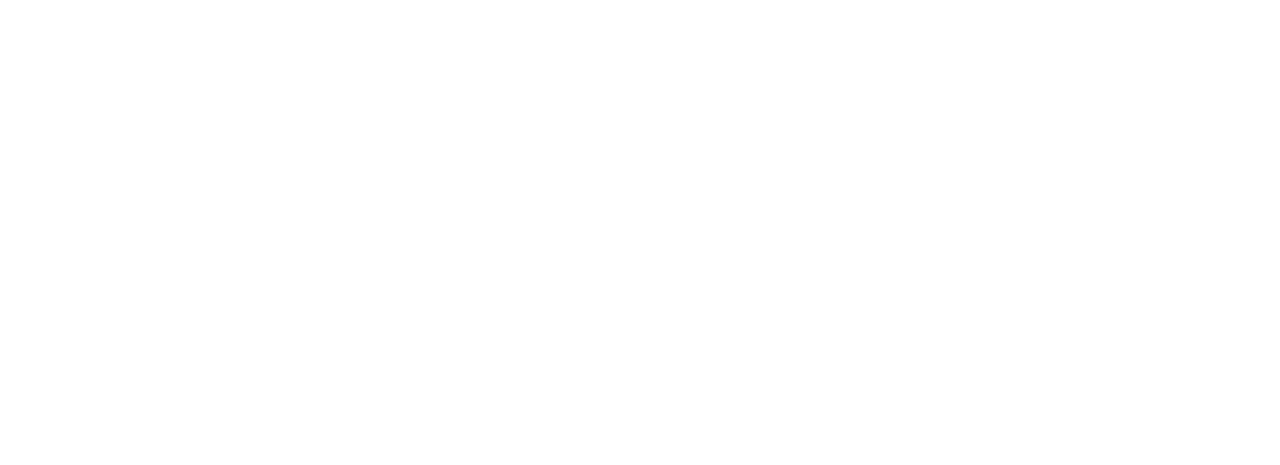
<file: 6-product.html>
<!DOCTYPE html>
<html lang="en">

<head>
    <meta charset="UTF-8" />
    <meta http-equiv="X-UA-Compatible" content="IE=edge" />
    <meta name="viewport" content="width=device-width, initial-scale=1.0" />
    <title>SOCCERSTYLE.COM</title>
    <link rel="stylesheet" href="https://cdnjs.cloudflare.com/ajax/libs/font-awesome/6.3.0/css/all.min.css"
        referrerpolicy="no-referrer" />
    <link rel="stylesheet" href="/style.css" />
</head>

<body>
    <section id="header">
        <div class="logo">
            <a href="#"><img src="./img/messi-logo.png" alt="" /></a>
        </div>
        <div class="navbar">
            <ul class="nav-items" id="navbar">
                <li><a href="index.html" class="items">Home</a></li>
                <li><a class="active" href="shop.html" class="items">Shop</a></li>
                <li><a href="blog.html" class="items">Blog</a></li>
                <li><a href="about.html" class="items">About</a></li>
                <li><a href="contact.html" class="items">Contact</a></li>
                <li id="lg-bag">
                    <i class="icon-color items fa-solid fa-cart-shopping"></i>
                </li>
                <a href="#" id="close"> <i class="fa-solid fa-xmark"></i> </a>
            </ul>
        </div>
        <div id="mobile">
            <a href="cart.html"><i class="icon-color items fa-solid fa-cart-shopping"></i></a>
            <i id="bar" class="fas fa-outdent"></i>
        </div>
    </section>

    <section id="prodetails" class="section-p1">
        <div class="s-pro-img">
            <img src="img/rm-1.jpg" width="100%" id="mainimg" alt="" />
            <div class="s-img-grp">
                <div class="s-img-col">
                    <img src="img/rm-2.jpg" width="100%" class="smallimg" alt="" />
                </div>
                <div class="s-img-col">
                    <img src="img/rm-3.jpg" width="100%" class="smallimg" alt="" />
                </div>
                <div class="s-img-col">
                    <img src="img/rm-4.jpg" width="100%" class="smallimg" alt="" />
                </div>
                <div class="s-img-col">
                    <img src="img/rm-5.jpg" width="100%" class="smallimg" alt="" />
                </div>
            </div>
        </div>
        <div class="s-pro-details">
            <h6> CLUB / T-Shirts</h6>
            <h4>Real Madrid Home 2011-12 – Retro Shirt (Full Sleeves)</h4>
            <h2>$139.00</h2>

            <select>
                <option value="">Select Size</option>
                <option value="">XXL</option>
                <option value="">XL</option>
                <option value="">Large</option>
                <option value="">Medium</option>
                <option value="">Small</option>
            </select>
            <input type="number" value="1" />
            <button class="normal">Add To Cart</button>
            <h4>Product Details</h4>
            <span>Made from the foundations of Spanish football’s DNA, this Real Madrid home shirt from adidas gives fans of
                La Roja a true and distinctive feel. A replica of the shirt worn by the team on matchdays, it possesses
                AEROREADY technology which keeps you cool and comfortable throughout. While the team’s new updated badge
                adorns the chest.</span>
        </div>
    </section>

    <section id="product1" class="section-p1">
        <div class="heading">
            <h2>Featured Products</h2>
            <p style="color: black;">Summer Collection New Modern Design</p>
        </div>
        <div class="product-con">
            <div class="pro" onclick="window.location.href='sproduct.html';">
                <img src="./img/argentina-1.jpg" alt="" />
                <div class="des">
                    <span>FIFA</span>
                    <h5>Argentina Three Star Home 22/23 – Players Version</h5>
                    <div class="star">
                        <i class="fas fa-star"></i>
                        <i class="fas fa-star"></i>
                        <i class="fas fa-star"></i>
                        <i class="fas fa-star"></i>
                        <i class="fas fa-star"></i>
                    </div>
                    <h4>$78</h4>
                </div>
                <a href="#"><i class="fa-solid fa-cart-shopping Shop"></i> </a>
            </div>
            <div class="pro" onclick="window.location.href='2-product.html';">
                <img src="./img/brazil-1.jpg" alt="" />
                <div class="des">
                    <span>Spotify</span>
                    <h5>Brazil Home 2022-23 – Stadium Kit</h5>
                    <div class="star">
                        <i class="fas fa-star"></i>
                        <i class="fas fa-star"></i>
                        <i class="fas fa-star"></i>
                        <i class="fas fa-star"></i>
                        <i class="fas fa-star"></i>
                    </div>
                    <h4>$78</h4>
                </div>
                <a href="#"><i class="fa-solid fa-cart-shopping Shop"></i> </a>
            </div>
            <div class="pro">
                <img src="./img/england-1.jpg" alt="" / onclick="window.location.href='3-product.html';">
                <div class="des">
                    <span>Etihad</span>
                    <h5>England Home 2022-23 – Stadium Kit</h5>
                    <div class="star">
                        <i class="fas fa-star"></i>
                        <i class="fas fa-star"></i>
                        <i class="fas fa-star"></i>
                        <i class="fas fa-star"></i>
                        <i class="fas fa-star"></i>
                    </div>
                    <h4>$78</h4>
                </div>
                <a href="#"><i class="fa-solid fa-cart-shopping Shop"></i> </a>
            </div>
            <div class="pro" onclick="window.location.href='4-product.html';">
                <img src="./img/portugal-1.jpg" alt="" />
                <div class="des">
                    <span>Parimatch</span>
                    <h5>Portugal Away 2022-23 – Stadium Kit</h5>
                    <div class="star">
                        <i class="fas fa-star"></i>
                        <i class="fas fa-star"></i>
                        <i class="fas fa-star"></i>
                        <i class="fas fa-star"></i>
                        <i class="fas fa-star"></i>
                    </div>
                    <h4>$78</h4>
                </div>
                <a href="#"><i class="fa-solid fa-cart-shopping Shop"></i> </a>
            </div>


        </div>
        </div>
    </section>

    <section id="newsletter" class="section-p1 section-m1">
        <div class="newstext">
            <h4>SIGN Up For New Arrivals</h4>
            <p>
                Get E-email Update About Our Latest Shop And
                <span>Special Offers.</span>
            </p>
        </div>
        <div class="form">
            <input type="text" name="text" id="text" placeholder="Enter Your Email-Address" />
            <button class="normal">Sign Up</button>
        </div>
    </section>

    <footer class="section-p1">
        <div class="col">
            <img class="logo" src="img/messi-logo.png" alt="" />
            <h4>Contact</h4>
            <p>
                <strong>Address: </strong> 562 Wellington Road, Street 32, San
                Francisco
            </p>
            <p><strong>Phone:</strong> +01 2222 365 /(+91) 01 2345 6789</p>
            <p><strong>Hours:</strong> 10:00 - 18:00, Mon - Sat</p>
            <div class="follow">
                <h4>Follow us</h4>
                <div class="icon">
                    <i class="fab fa-facebook-f"></i>
                    <i class="fab fa-twitter"></i>
                    <i class="fab fa-instagram"></i>
                    <i class="fab fa-pinterest-p"></i>
                    <i class="fab fa-youtube"></i>
                </div>
            </div>
        </div>

        <div class="col">
            <h4>About</h4>
            <a href="#">About us</a>
            <a href="#">Delivery Information</a>
            <a href="#">Privacy Policy</a>
            <a href="#">Terms & Conditions</a>
            <a href="#">Contact Us</a>
        </div>

        <div class="col">
            <h4>My Account</h4>
            <a href="#">Sign In</a>
            <a href="#">View Cart</a>
            <a href="#">My Wishlist</a>
            <a href="#">Track My Order</a>
            <a href="#">Help</a>
        </div>

        <div class="col install">
            <h4>Install APP</h4>
            <p>From App Store Or Google Play Store</p>
            <div class="row">
                <img src="./img/app-pay.jpg" alt="" />
                <img src="./img/play-pay.jpg" alt="" />
            </div>
            <p>Secure Payment Gateway</p>
            <img src="./img/card-pay.png" alt="" />
        </div>

        <div class="copyright">
            <div>© 2023, SOCCERSTYLE.COM | All Copyright Reserved</div>
        </div>
    </footer>
    <script>
        var mainimg = document.getElementById("mainimg");
        var smallimg = document.getElementsByClassName("smallimg");
        smallimg[0].onclick = function () {
            mainimg.src = smallimg[0].src;
        }
        smallimg[1].onclick = function () {
            mainimg.src = smallimg[1].src;
        }
        smallimg[2].onclick = function () {
            mainimg.src = smallimg[2].src;
        }
        smallimg[3].onclick = function () {
            mainimg.src = smallimg[3].src;
        }

    </script>
    <script src="/main.js"></script>
</body>

</html>
</file>
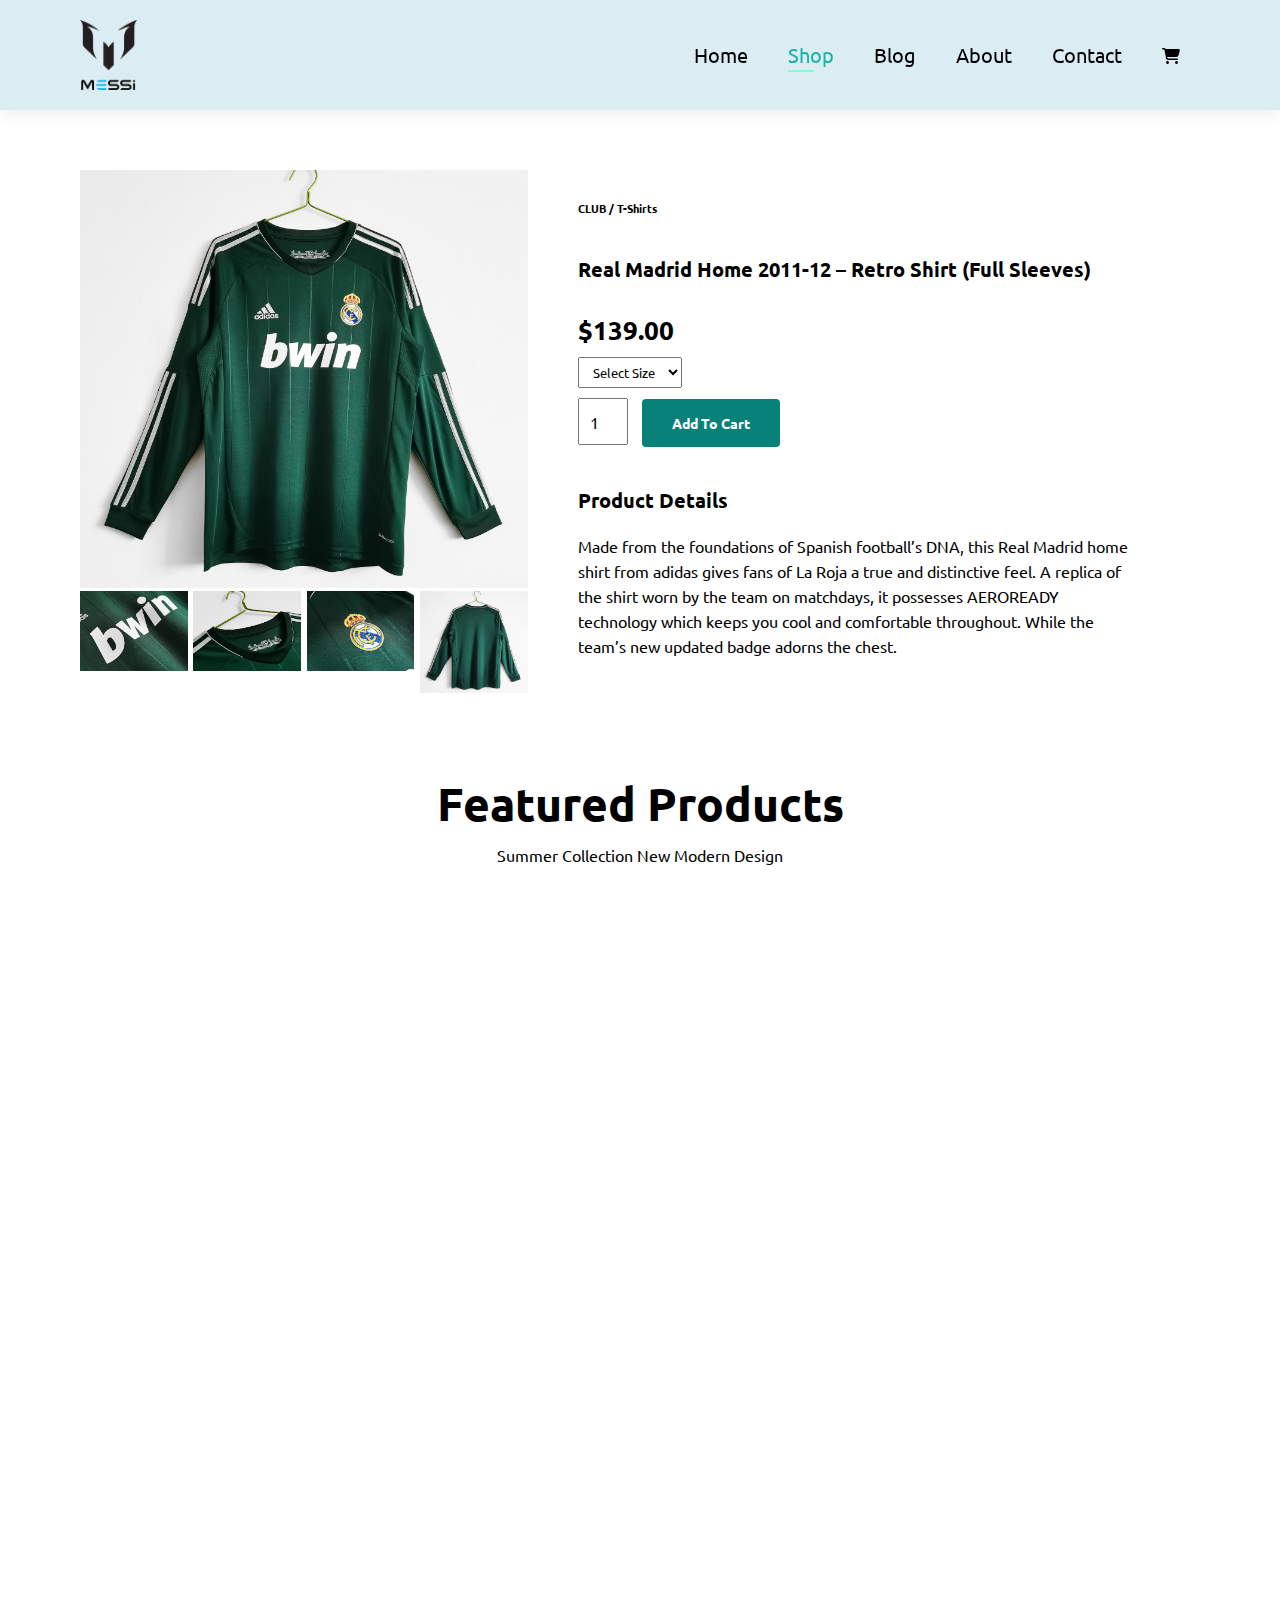
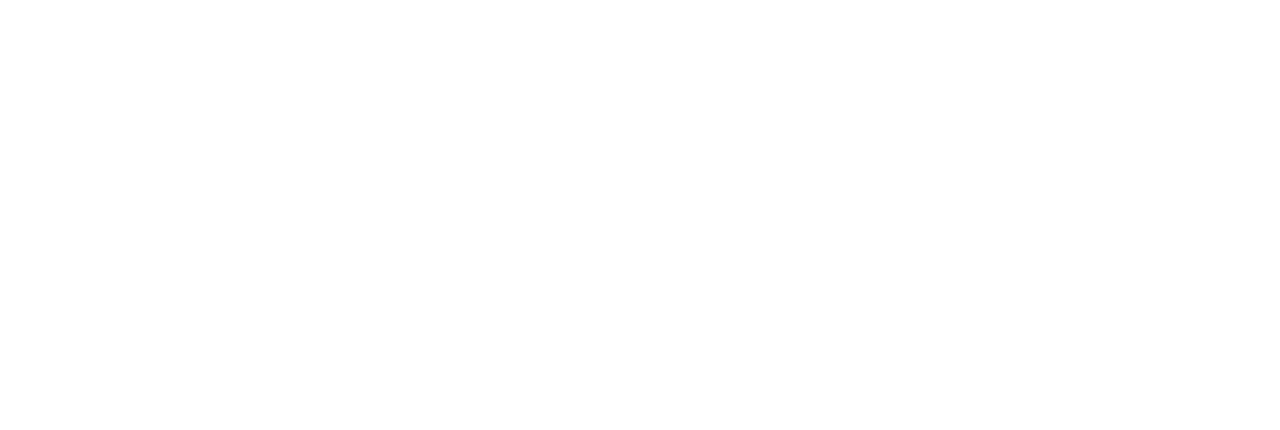
<file: 7-product.html>
<!DOCTYPE html>
<html lang="en">

<head>
    <meta charset="UTF-8" />
    <meta http-equiv="X-UA-Compatible" content="IE=edge" />
    <meta name="viewport" content="width=device-width, initial-scale=1.0" />
    <title>SOCCERSTYLE.COM</title>
    <link rel="stylesheet" href="https://cdnjs.cloudflare.com/ajax/libs/font-awesome/6.3.0/css/all.min.css"
        referrerpolicy="no-referrer" />
    <link rel="stylesheet" href="/style.css" />
</head>

<body>
    <section id="header">
        <div class="logo">
            <a href="#"><img src="./img/messi-logo.png" alt="" /></a>
        </div>
        <div class="navbar">
            <ul class="nav-items" id="navbar">
                <li><a href="index.html" class="items">Home</a></li>
                <li><a class="active" href="shop.html" class="items">Shop</a></li>
                <li><a href="blog.html" class="items">Blog</a></li>
                <li><a href="about.html" class="items">About</a></li>
                <li><a href="contact.html" class="items">Contact</a></li>
                <li id="lg-bag">
                    <i class="icon-color items fa-solid fa-cart-shopping"></i>
                </li>
                <a href="#" id="close"> <i class="fa-solid fa-xmark"></i> </a>
            </ul>
        </div>
        <div id="mobile">
            <a href="cart.html"><i class="icon-color items fa-solid fa-cart-shopping"></i></a>
            <i id="bar" class="fas fa-outdent"></i>
        </div>
    </section>

    <section id="prodetails" class="section-p1">
        <div class="s-pro-img">
            <img src="img/real-1.jpg" width="100%" id="mainimg" alt="" />
            <div class="s-img-grp">
                <div class="s-img-col">
                    <img src="img/real-2.jpg" width="100%" class="smallimg" alt="" />
                </div>
                <div class="s-img-col">
                    <img src="img/real-3.jpg" width="100%" class="smallimg" alt="" />
                </div>
                <div class="s-img-col">
                    <img src="img/real-4.jpg" width="100%" class="smallimg" alt="" />
                </div>
                <div class="s-img-col">
                    <img src="img/real-5.jpg" width="100%" class="smallimg" alt="" />
                </div>
            </div>
        </div>
        <div class="s-pro-details">
            <h6> CLUB / T-Shirts</h6>
            <h4>Real Madrid Home 2011-12 – Retro Shirt (Full Sleeves)</h4>
            <h2>$139.00</h2>

            <select>
                <option value="">Select Size</option>
                <option value="">XXL</option>
                <option value="">XL</option>
                <option value="">Large</option>
                <option value="">Medium</option>
                <option value="">Small</option>
            </select>
            <input type="number" value="1" />
            <button class="normal">Add To Cart</button>
            <h4>Product Details</h4>
            <span>Made from the foundations of Spanish football’s DNA, this Real Madrid home shirt from adidas gives fans of
                La Roja a true and distinctive feel. A replica of the shirt worn by the team on matchdays, it possesses
                AEROREADY technology which keeps you cool and comfortable throughout. While the team’s new updated badge
                adorns the chest.</span>
        </div>
    </section>

    <section id="product1" class="section-p1">
        <div class="heading">
            <h2>Featured Products</h2>
            <p style="color: black;">Summer Collection New Modern Design</p>
        </div>
        <div class="product-con">
            <div class="pro" onclick="window.location.href='sproduct.html';">
                <img src="./img/argentina-1.jpg" alt="" />
                <div class="des">
                    <span>FIFA</span>
                    <h5>Argentina Three Star Home 22/23 – Players Version</h5>
                    <div class="star">
                        <i class="fas fa-star"></i>
                        <i class="fas fa-star"></i>
                        <i class="fas fa-star"></i>
                        <i class="fas fa-star"></i>
                        <i class="fas fa-star"></i>
                    </div>
                    <h4>$78</h4>
                </div>
                <a href="#"><i class="fa-solid fa-cart-shopping Shop"></i> </a>
            </div>
            <div class="pro" onclick="window.location.href='2-product.html';">
                <img src="./img/brazil-1.jpg" alt="" />
                <div class="des">
                    <span>Spotify</span>
                    <h5>Brazil Home 2022-23 – Stadium Kit</h5>
                    <div class="star">
                        <i class="fas fa-star"></i>
                        <i class="fas fa-star"></i>
                        <i class="fas fa-star"></i>
                        <i class="fas fa-star"></i>
                        <i class="fas fa-star"></i>
                    </div>
                    <h4>$78</h4>
                </div>
                <a href="#"><i class="fa-solid fa-cart-shopping Shop"></i> </a>
            </div>
            <div class="pro" onclick="window.location.href='3-product.html';">
                <img src="./img/england-1.jpg" alt="" />
                <div class="des">
                    <span>Etihad</span>
                    <h5>England Home 2022-23 – Stadium Kit</h5>
                    <div class="star">
                        <i class="fas fa-star"></i>
                        <i class="fas fa-star"></i>
                        <i class="fas fa-star"></i>
                        <i class="fas fa-star"></i>
                        <i class="fas fa-star"></i>
                    </div>
                    <h4>$78</h4>
                </div>
                <a href="#"><i class="fa-solid fa-cart-shopping Shop"></i> </a>
            </div>
            <div class="pro" onclick="window.location.href='4-product.html';">
                <img src="./img/portugal-1.jpg" alt="" />
                <div class="des">
                    <span>Parimatch</span>
                    <h5>Portugal Away 2022-23 – Stadium Kit</h5>
                    <div class="star">
                        <i class="fas fa-star"></i>
                        <i class="fas fa-star"></i>
                        <i class="fas fa-star"></i>
                        <i class="fas fa-star"></i>
                        <i class="fas fa-star"></i>
                    </div>
                    <h4>$78</h4>
                </div>
                <a href="#"><i class="fa-solid fa-cart-shopping Shop"></i> </a>
            </div>


        </div>
        </div>
    </section>

    <section id="newsletter" class="section-p1 section-m1">
        <div class="newstext">
            <h4>SIGN Up For New Arrivals</h4>
            <p>
                Get E-email Update About Our Latest Shop And
                <span>Special Offers.</span>
            </p>
        </div>
        <div class="form">
            <input type="text" name="text" id="text" placeholder="Enter Your Email-Address" />
            <button class="normal">Sign Up</button>
        </div>
    </section>

    <footer class="section-p1">
        <div class="col">
            <img class="logo" src="img/messi-logo.png" alt="" />
            <h4>Contact</h4>
            <p>
                <strong>Address: </strong> 562 Wellington Road, Street 32, San
                Francisco
            </p>
            <p><strong>Phone:</strong> +01 2222 365 /(+91) 01 2345 6789</p>
            <p><strong>Hours:</strong> 10:00 - 18:00, Mon - Sat</p>
            <div class="follow">
                <h4>Follow us</h4>
                <div class="icon">
                    <i class="fab fa-facebook-f"></i>
                    <i class="fab fa-twitter"></i>
                    <i class="fab fa-instagram"></i>
                    <i class="fab fa-pinterest-p"></i>
                    <i class="fab fa-youtube"></i>
                </div>
            </div>
        </div>

        <div class="col">
            <h4>About</h4>
            <a href="#">About us</a>
            <a href="#">Delivery Information</a>
            <a href="#">Privacy Policy</a>
            <a href="#">Terms & Conditions</a>
            <a href="#">Contact Us</a>
        </div>

        <div class="col">
            <h4>My Account</h4>
            <a href="#">Sign In</a>
            <a href="#">View Cart</a>
            <a href="#">My Wishlist</a>
            <a href="#">Track My Order</a>
            <a href="#">Help</a>
        </div>

        <div class="col install">
            <h4>Install APP</h4>
            <p>From App Store Or Google Play Store</p>
            <div class="row">
                <img src="./img/app-pay.jpg" alt="" />
                <img src="./img/play-pay.jpg" alt="" />
            </div>
            <p>Secure Payment Gateway</p>
            <img src="./img/card-pay.png" alt="" />
        </div>

        <div class="copyright">
            <div>© 2023, SOCCERSTYLE.COM | All Copyright Reserved</div>
        </div>
    </footer>
    <script>
        var mainimg = document.getElementById("mainimg");
        var smallimg = document.getElementsByClassName("smallimg");
        smallimg[0].onclick = function () {
            mainimg.src = smallimg[0].src;
        }
        smallimg[1].onclick = function () {
            mainimg.src = smallimg[1].src;
        }
        smallimg[2].onclick = function () {
            mainimg.src = smallimg[2].src;
        }
        smallimg[3].onclick = function () {
            mainimg.src = smallimg[3].src;
        }

    </script>
    <script src="/main.js"></script>
</body>

</html>
</file>
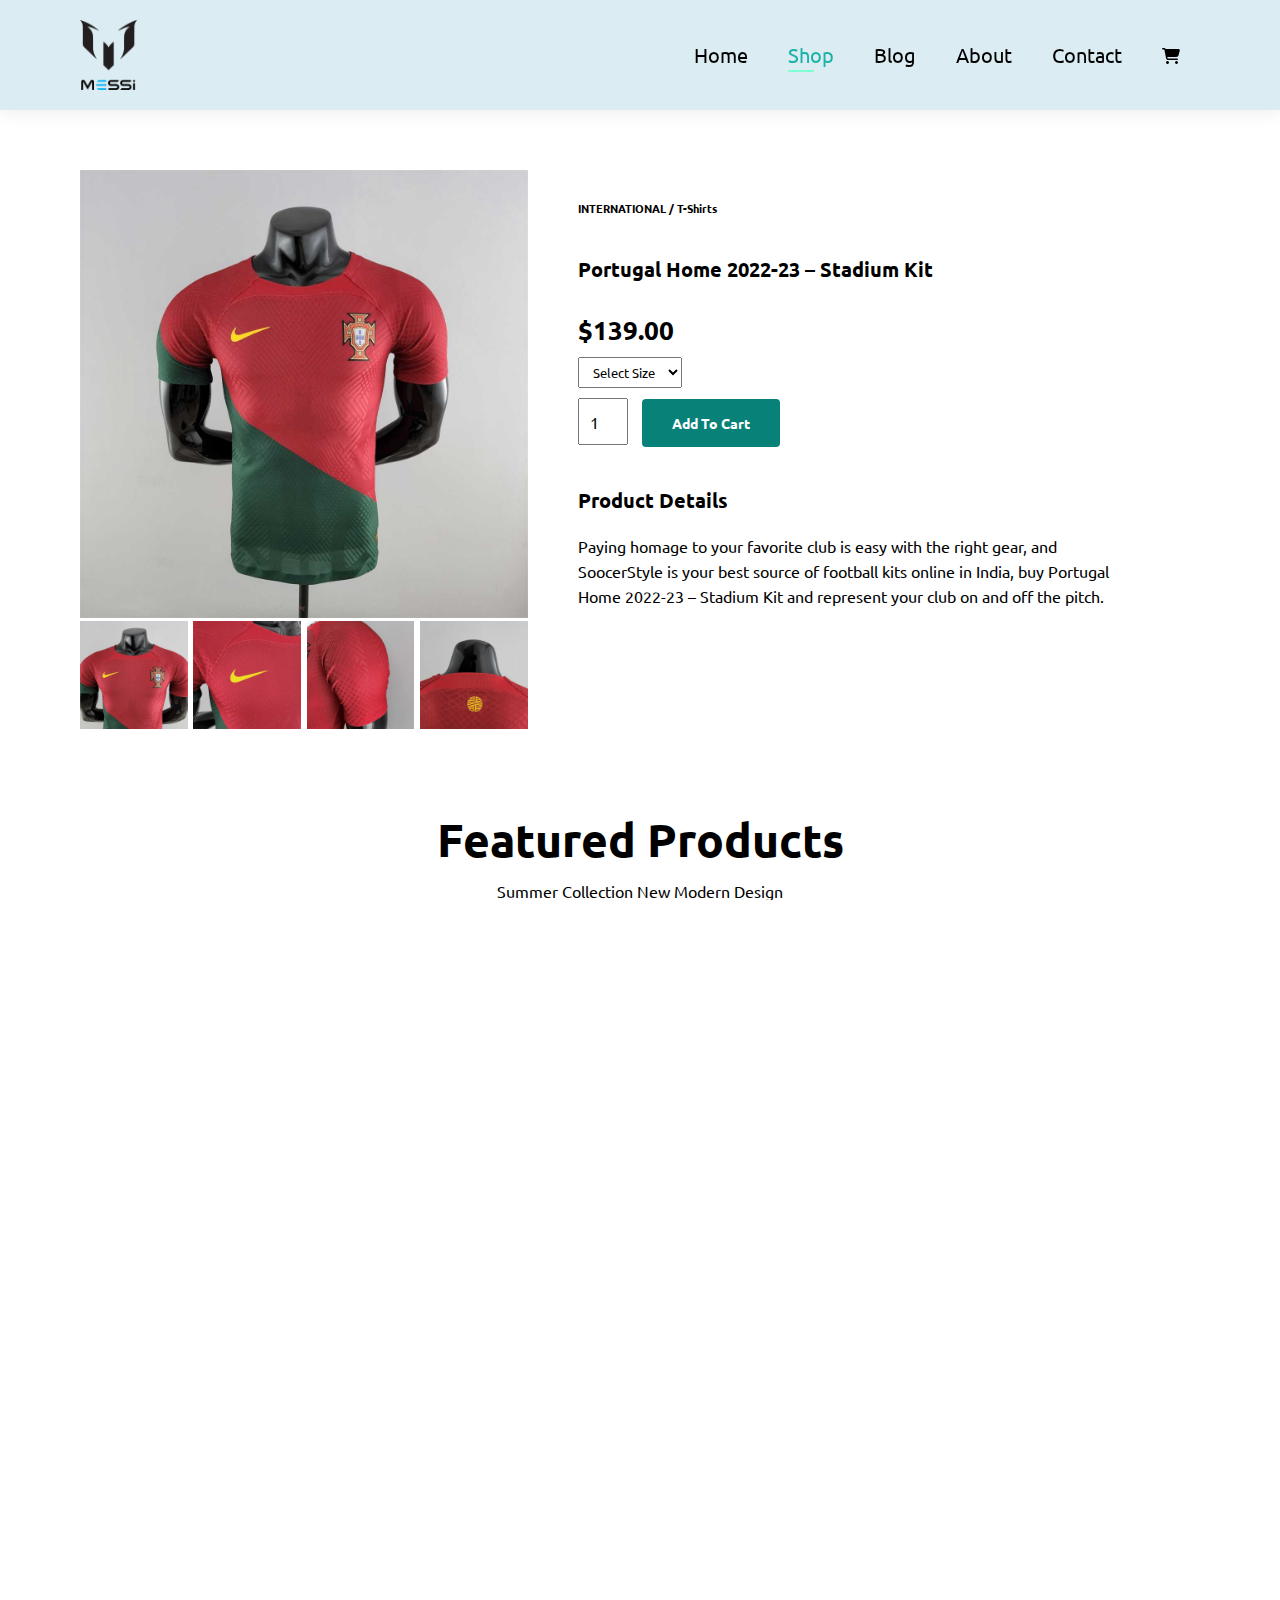
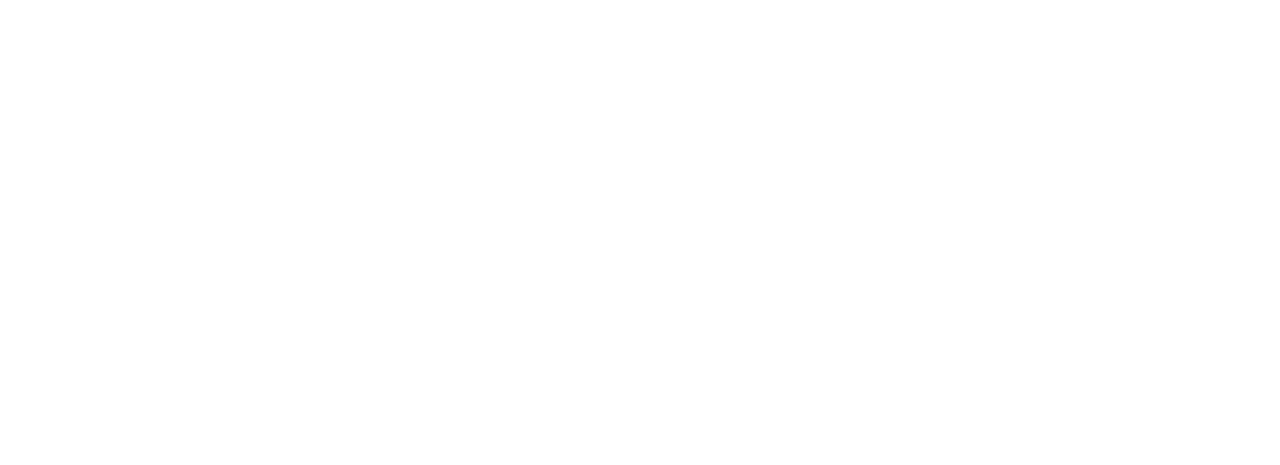
<file: 8-product.html>
<!DOCTYPE html>
<html lang="en">

<head>
    <meta charset="UTF-8" />
    <meta http-equiv="X-UA-Compatible" content="IE=edge" />
    <meta name="viewport" content="width=device-width, initial-scale=1.0" />
    <title>SOCCERSTYLE.COM</title>
    <link rel="stylesheet" href="https://cdnjs.cloudflare.com/ajax/libs/font-awesome/6.3.0/css/all.min.css"
        referrerpolicy="no-referrer" />
    <link rel="stylesheet" href="/style.css" />
</head>

<body>
    <section id="header">
        <div class="logo">
            <a href="#"><img src="./img/messi-logo.png" alt="" /></a>
        </div>
        <div class="navbar">
            <ul class="nav-items" id="navbar">
                <li><a href="index.html" class="items">Home</a></li>
                <li><a class="active" href="shop.html" class="items">Shop</a></li>
                <li><a href="blog.html" class="items">Blog</a></li>
                <li><a href="about.html" class="items">About</a></li>
                <li><a href="contact.html" class="items">Contact</a></li>
                <li id="lg-bag">
                    <i class="icon-color items fa-solid fa-cart-shopping"></i>
                </li>
                <a href="#" id="close"> <i class="fa-solid fa-xmark"></i> </a>
            </ul>
        </div>
        <div id="mobile">
            <a href="cart.html"><i class="icon-color items fa-solid fa-cart-shopping"></i></a>
            <i id="bar" class="fas fa-outdent"></i>
        </div>
    </section>

    <section id="prodetails" class="section-p1">
        <div class="s-pro-img">
            <img src="img/ph-1.jpg" width="100%" id="mainimg" alt="" />
            <div class="s-img-grp">
                <div class="s-img-col">
                    <img src="img/ph-2.jpg" width="100%" class="smallimg" alt="" />
                </div>
                <div class="s-img-col">
                    <img src="img/ph-3.jpg" width="100%" class="smallimg" alt="" />
                </div>
                <div class="s-img-col">
                    <img src="img/ph-4.jpg" width="100%" class="smallimg" alt="" />
                </div>
                <div class="s-img-col">
                    <img src="img/ph-5.jpg" width="100%" class="smallimg" alt="" />
                </div>
            </div>
        </div>
        <div class="s-pro-details">
            <h6>INTERNATIONAL / T-Shirts</h6>
            <h4>Portugal Home 2022-23 – Stadium Kit</h4>
            <h2>$139.00</h2>

            <select>
                <option value="">Select Size</option>
                <option value="">XXL</option>
                <option value="">XL</option>
                <option value="">Large</option>
                <option value="">Medium</option>
                <option value="">Small</option>
            </select>
            <input type="number" value="1" />
            <button class="normal">Add To Cart</button>
            <h4>Product Details</h4>
            <span>Paying homage to your favorite club is easy with the right gear, and SoocerStyle is your best
                source of football kits online in India, buy Portugal Home 2022-23 – Stadium Kit and represent your club
                on and off the pitch.</span>
        </div>
    </section>

    <section id="product1" class="section-p1">
        <div class="heading">
            <h2>Featured Products</h2>
            <p style="color: black;">Summer Collection New Modern Design</p>
        </div>
        <div class="product-con">
            <div class="pro" onclick="window.location.href='sproduct.html';">
                <img src="./img/argentina-1.jpg" alt="" />
                <div class="des">
                    <span>FIFA</span>
                    <h5>Argentina Three Star Home 22/23 – Players Version</h5>
                    <div class="star">
                        <i class="fas fa-star"></i>
                        <i class="fas fa-star"></i>
                        <i class="fas fa-star"></i>
                        <i class="fas fa-star"></i>
                        <i class="fas fa-star"></i>
                    </div>
                    <h4>$78</h4>
                </div>
                <a href="#"><i class="fa-solid fa-cart-shopping Shop"></i> </a>
            </div>
            <div class="pro" onclick="window.location.href='2-product.html';">
                <img src="./img/brazil-1.jpg" alt="" />
                <div class="des">
                    <span>Spotify</span>
                    <h5>Brazil Home 2022-23 – Stadium Kit</h5>
                    <div class="star">
                        <i class="fas fa-star"></i>
                        <i class="fas fa-star"></i>
                        <i class="fas fa-star"></i>
                        <i class="fas fa-star"></i>
                        <i class="fas fa-star"></i>
                    </div>
                    <h4>$78</h4>
                </div>
                <a href="#"><i class="fa-solid fa-cart-shopping Shop"></i> </a>
            </div>
            <div class="pro" onclick="window.location.href='3-product.html';">
                <img src="./img/england-1.jpg" alt="" />
                <div class="des">
                    <span>Etihad</span>
                    <h5>England Home 2022-23 – Stadium Kit</h5>
                    <div class="star">
                        <i class="fas fa-star"></i>
                        <i class="fas fa-star"></i>
                        <i class="fas fa-star"></i>
                        <i class="fas fa-star"></i>
                        <i class="fas fa-star"></i>
                    </div>
                    <h4>$78</h4>
                </div>
                <a href="#"><i class="fa-solid fa-cart-shopping Shop"></i> </a>
            </div>
            <div class="pro" onclick="window.location.href='4-product.html';">
                <img src="./img/portugal-1.jpg" alt="" />
                <div class="des">
                    <span>Parimatch</span>
                    <h5>Portugal Away 2022-23 – Stadium Kit</h5>
                    <div class="star">
                        <i class="fas fa-star"></i>
                        <i class="fas fa-star"></i>
                        <i class="fas fa-star"></i>
                        <i class="fas fa-star"></i>
                        <i class="fas fa-star"></i>
                    </div>
                    <h4>$78</h4>
                </div>
                <a href="#"><i class="fa-solid fa-cart-shopping Shop"></i> </a>
            </div>


        </div>
        </div>
    </section>

    <section id="newsletter" class="section-p1 section-m1">
        <div class="newstext">
            <h4>SIGN Up For New Arrivals</h4>
            <p>
                Get E-email Update About Our Latest Shop And
                <span>Special Offers.</span>
            </p>
        </div>
        <div class="form">
            <input type="text" name="text" id="text" placeholder="Enter Your Email-Address" />
            <button class="normal">Sign Up</button>
        </div>
    </section>

    <footer class="section-p1">
        <div class="col">
            <img class="logo" src="img/messi-logo.png" alt="" />
            <h4>Contact</h4>
            <p>
                <strong>Address: </strong> 562 Wellington Road, Street 32, San
                Francisco
            </p>
            <p><strong>Phone:</strong> +01 2222 365 /(+91) 01 2345 6789</p>
            <p><strong>Hours:</strong> 10:00 - 18:00, Mon - Sat</p>
            <div class="follow">
                <h4>Follow us</h4>
                <div class="icon">
                    <i class="fab fa-facebook-f"></i>
                    <i class="fab fa-twitter"></i>
                    <i class="fab fa-instagram"></i>
                    <i class="fab fa-pinterest-p"></i>
                    <i class="fab fa-youtube"></i>
                </div>
            </div>
        </div>

        <div class="col">
            <h4>About</h4>
            <a href="#">About us</a>
            <a href="#">Delivery Information</a>
            <a href="#">Privacy Policy</a>
            <a href="#">Terms & Conditions</a>
            <a href="#">Contact Us</a>
        </div>

        <div class="col">
            <h4>My Account</h4>
            <a href="#">Sign In</a>
            <a href="#">View Cart</a>
            <a href="#">My Wishlist</a>
            <a href="#">Track My Order</a>
            <a href="#">Help</a>
        </div>

        <div class="col install">
            <h4>Install APP</h4>
            <p>From App Store Or Google Play Store</p>
            <div class="row">
                <img src="./img/app-pay.jpg" alt="" />
                <img src="./img/play-pay.jpg" alt="" />
            </div>
            <p>Secure Payment Gateway</p>
            <img src="./img/card-pay.png" alt="" />
        </div>

        <div class="copyright">
            <div>© 2023, SOCCERSTYLE.COM | All Copyright Reserved</div>
        </div>
    </footer>
    <script>
        var mainimg = document.getElementById("mainimg");
        var smallimg = document.getElementsByClassName("smallimg");
        smallimg[0].onclick = function () {
            mainimg.src = smallimg[0].src;
        }
        smallimg[1].onclick = function () {
            mainimg.src = smallimg[1].src;
        }
        smallimg[2].onclick = function () {
            mainimg.src = smallimg[2].src;
        }
        smallimg[3].onclick = function () {
            mainimg.src = smallimg[3].src;
        }

    </script>
    <script src="/main.js"></script>
</body>

</html>
</file>
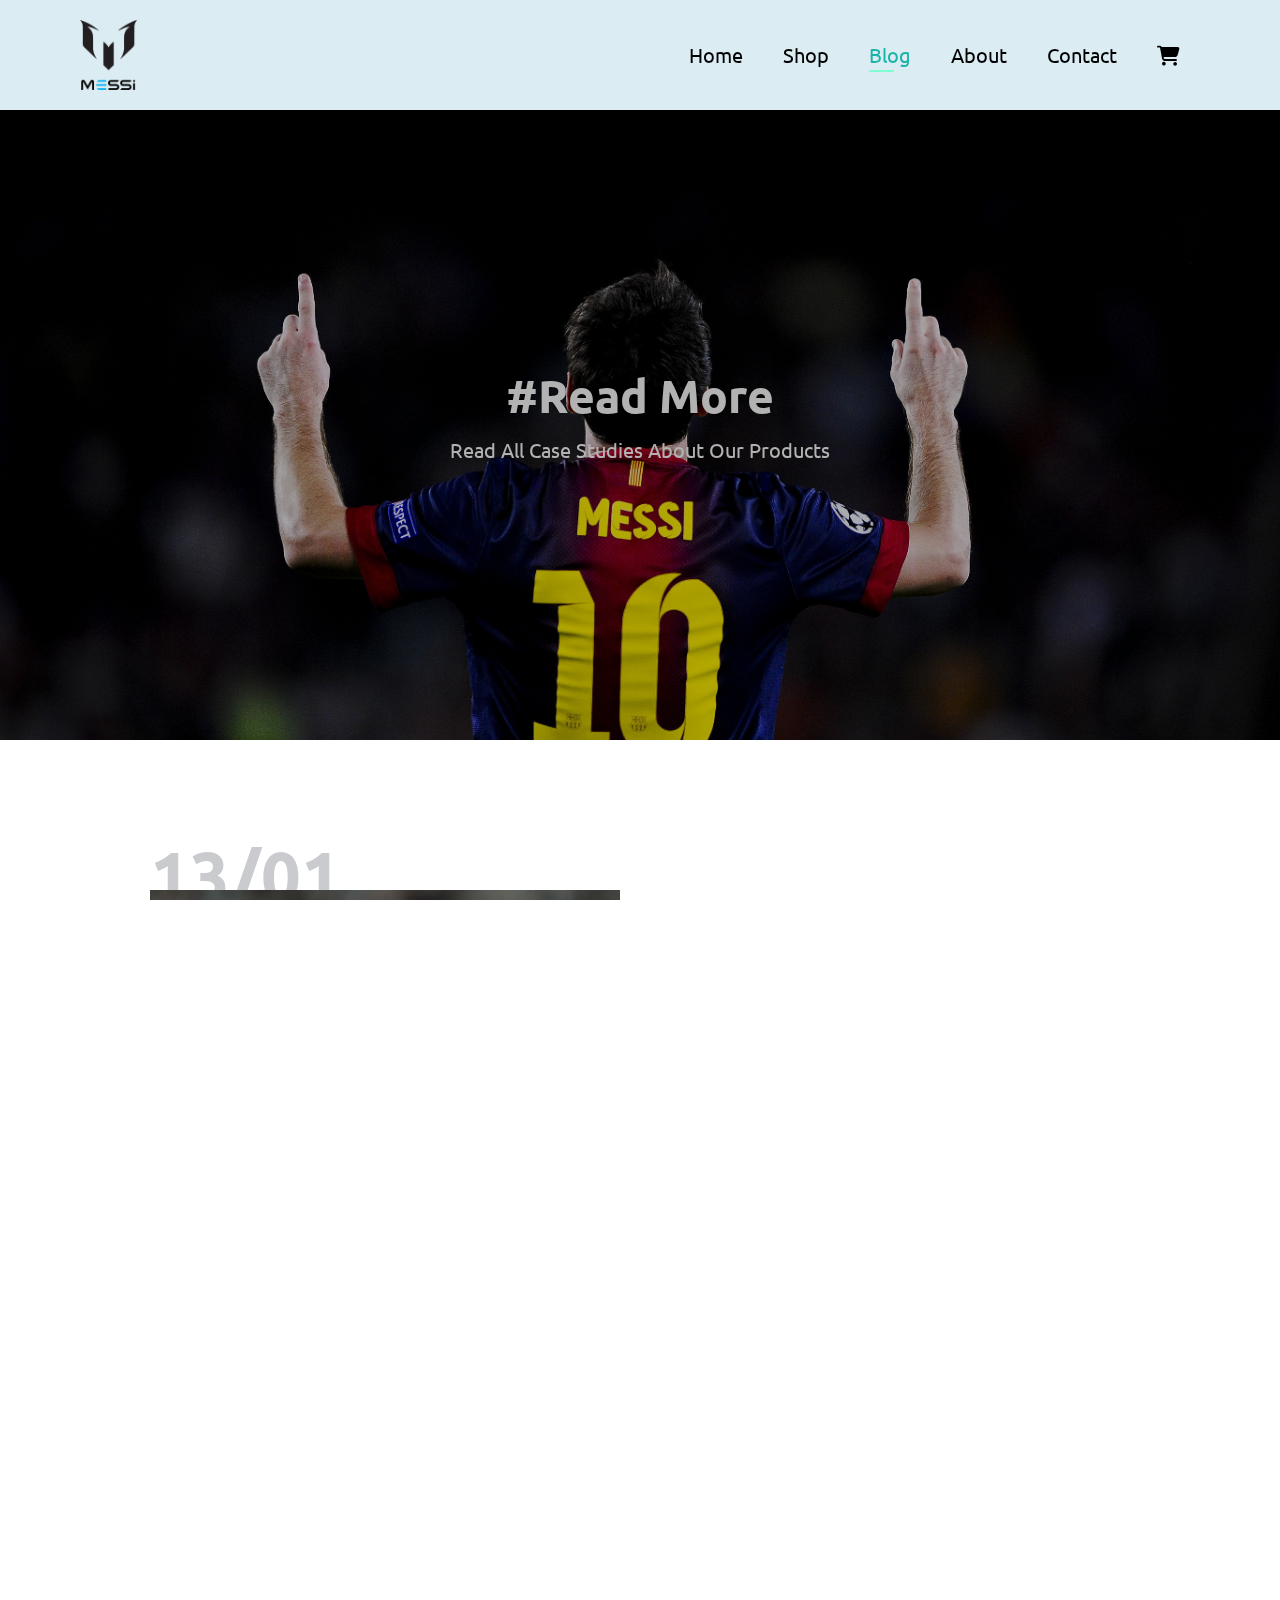
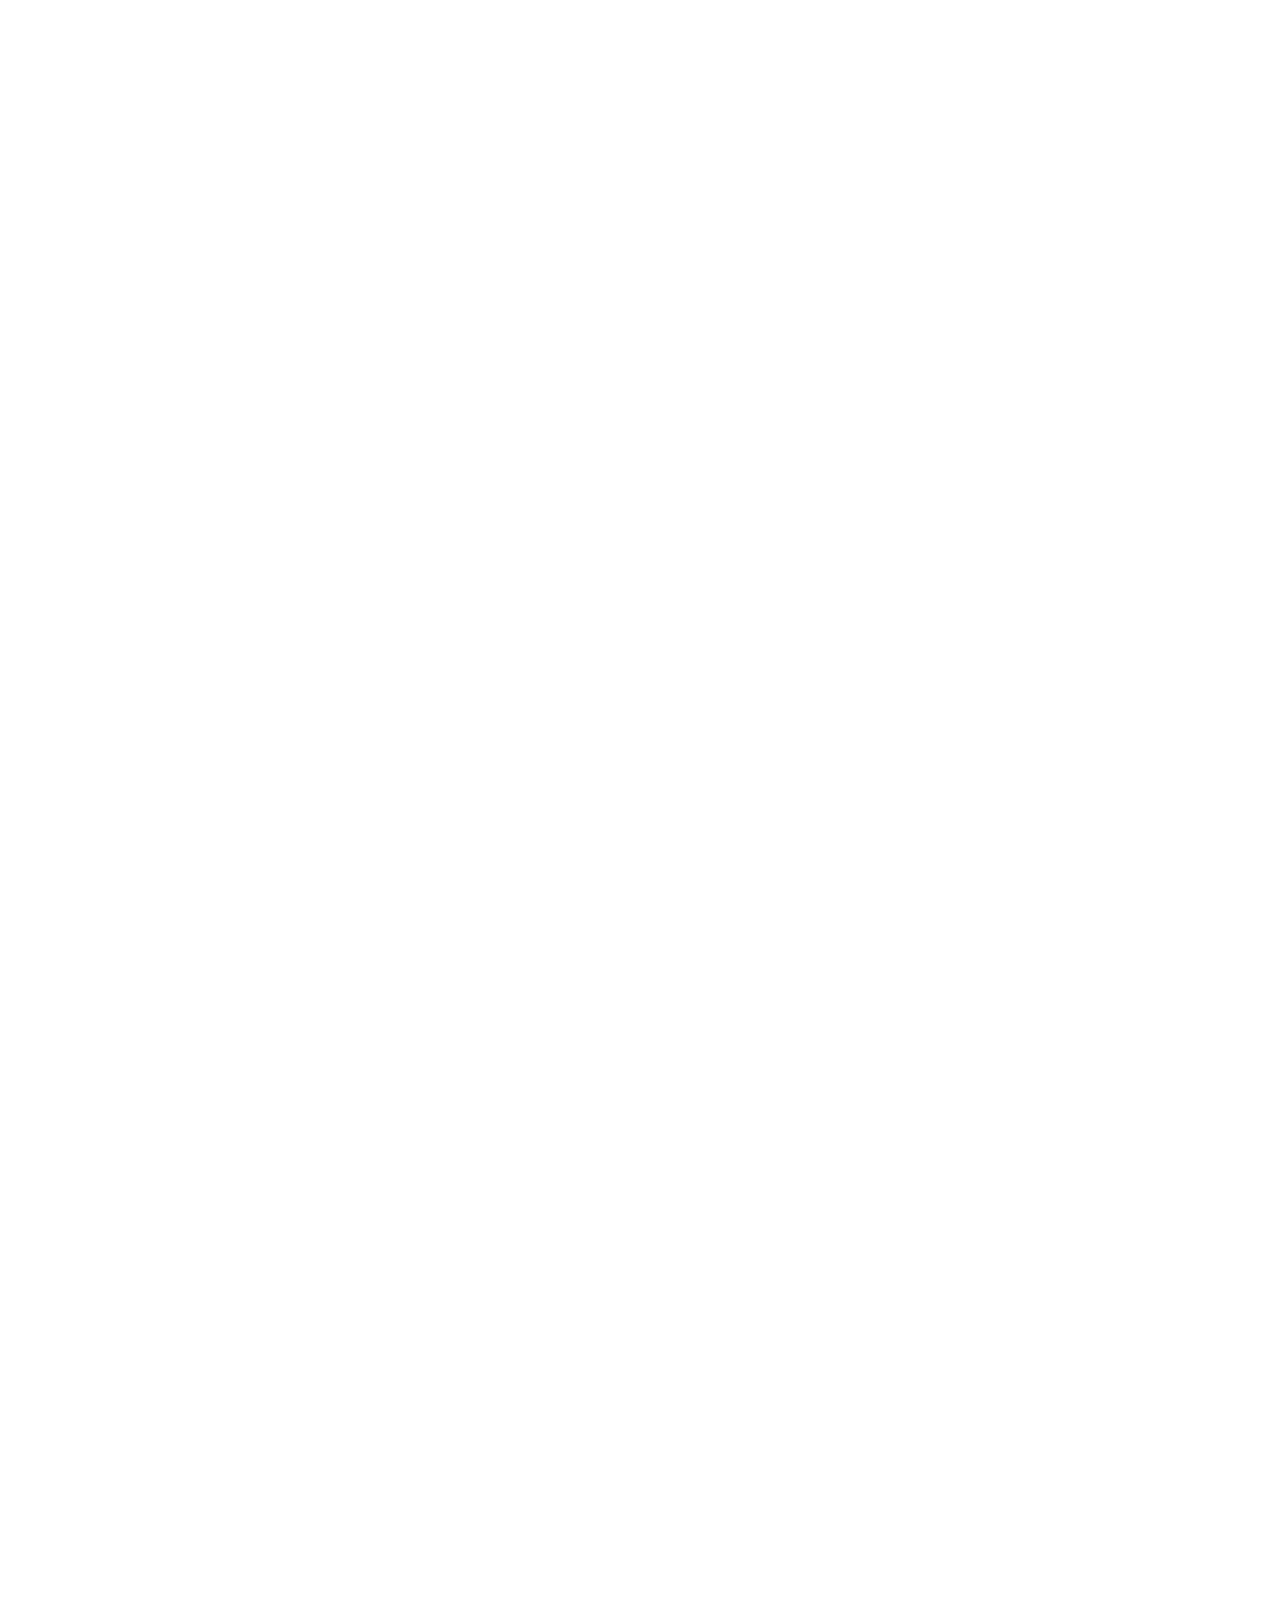
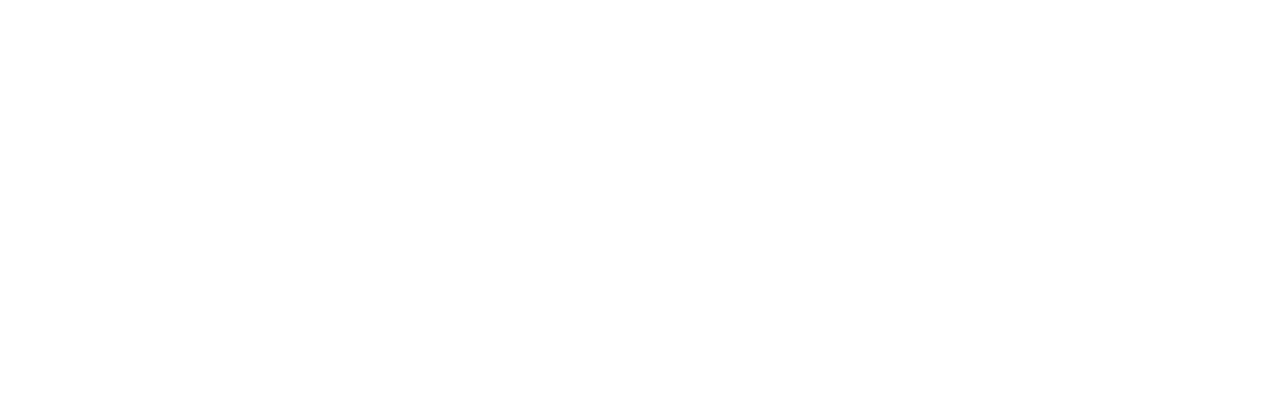
<file: blog.html>
<!DOCTYPE html>
<html lang="en">

<head>
  <meta charset="UTF-8" />
  <meta http-equiv="X-UA-Compatible" content="IE=edge" />
  <meta name="viewport" content="width=device-width, initial-scale=1.0" />
  <title>SOCCERSTYLE.COM</title>
  <link rel="stylesheet" href="https://cdnjs.cloudflare.com/ajax/libs/font-awesome/6.3.0/css/all.min.css"
    referrerpolicy="no-referrer" />
  <link rel="stylesheet" href="/style.css" />
</head>

<body>
  <section id="header">
    <div class="logo">
      <a href="#"><img src="./img/messi-logo.png" alt="" /></a>
    </div>
    <div class="navbar">
      <ul class="nav-items" id="navbar">
        <li><a href="index.html" class="items">Home</a></li>
        <li><a href="shop.html" class="items">Shop</a></li>
        <li><a class="active" href="blog.html" class="items">Blog</a></li>
        <li><a href="about.html" class="items">About</a></li>
        <li><a href="contact.html" class="items">Contact</a></li>
        <li id="lg-bag"> <a href="cart.html"> <i class="icon-color items fa-solid fa-cart-shopping"></i></a></li>

        <a href="#" id="close"> <i class="fa-solid fa-xmark"></i> </a>
      </ul>
    </div>
    <div id="mobile">
      <a href="cart.html"><i class="icon-color items fa-solid fa-cart-shopping"></i></a>
      <i id="bar" class="fas fa-outdent"></i>
    </div>
  </section>

  <section id="shop-head" class="blog-head">
    <div class="text">
      <h2>#Read More</h2>

      <p>Read All Case Studies About Our Products</p>
    </div>
  </section>

  <section id="blog">
    <div class="blog-box">
      <div class="blog-img">
        <img src="img/blog-1.jpg" alt="" />
      </div>
      <div class="blog-details">
        <h4>
          Score Big with Our High-Quality Football Jerseys: Show Your Support in Style!"
        </h4>
        <p>
          Our football jersey website offers a wide selection of authentic jerseys made from premium materials for fans
          of all teams and players. Find your perfect jersey today and show team pride in style!
        </p>
        <a href="#"> CONTINUE READING </a>
      </div>
      <h1>13/01</h1>
    </div>
    <div class="blog-box">
      <div class="blog-img">
        <img src="img/blog-2.jpg" alt="" />
      </div>
      <div class="blog-details">
        <h4>
          Find Your Winning Look: Shop Our Wide Selection of Football Jerseys Today
        </h4>
        <p>
          Looking for a football jersey that's made from premium materials and features an authentic design? Look no
          further than our website! We offer a wide selection of jerseys for fans of all teams and players, as well as
          personalized options. Shop now and show your team spirit!
        </p>
        <a href="#"> CONTINUE READING </a>
      </div>
      <h1>13/02</h1>
    </div>
    <div class="blog-box">
      <div class="blog-img">
        <img src="img/blog-3.jpg" alt="" />
      </div>
      <div class="blog-details">
        <h4>
          Gear Up for Game Day with Our Top-Quality Football Jerseys - Shop Now
        </h4>
        <p>
          Looking for a high-quality football jersey to show your team pride? Check out our website for a wide selection
          of authentic jerseys made from premium materials. Whether you're a fan of the NFL, college football, or
          international soccer, we've got you covered. Shop now and show your support for your favorite team!
        </p>
        <a href="#"> CONTINUE READING </a>
      </div>
      <h1>13/03</h1>
    </div>
    <div class="blog-box">
      <div class="blog-img">
        <img src="img/blog-4.jpg" alt="" />
      </div>
      <div class="blog-details">
        <h4>
          Get Your Game Face On with Our Collection of Premium Football Jerseys - Shop Now!
        </h4>
        <p>
          Show off your team spirit in style with a high-quality football jersey from our website! We offer authentic
          jerseys made from premium materials for fans of all teams and players, as well as personalized options. Browse
          our selection today and find the perfect jersey to represent your favorite team
        </p>
        <a href="#"> CONTINUE READING </a>
      </div>
      <h1>13/04</h1>
    </div>
    <div class="blog-box">
      <div class="blog-img">
        <img src="img/blog-5.jpg" alt="" />
      </div>
      <div class="blog-details">
        <h4>
          Unleash Your Inner Football Fanatic with Our Collection of Top-Quality Jerseys - Shop Now!
        </h4>
        <p>
          If you're a football fan looking for a high-quality jersey to show off your team pride, our website has got
          you covered! We offer a wide selection of authentic jerseys made from premium materials for fans of all teams
          and players. With both home and away jerseys available, as well as personalized options, you're sure to find
          the perfect jersey to represent your favorite team. Shop now and show your team spirit in style!
        </p>
        <a href="#"> CONTINUE READING </a>
      </div>
      <h1>13/05</h1>
    </div>
  </section>

  <section id="pagination" class="section-p1">
    <a href="#">1</a>
    <a href="#">2</a>
    <a href="#">3</a>
  </section>

  <section id="newsletter" class="section-p1 section-m1">
    <div class="newstext">
      <h4>SIGN Up For New Arrivals</h4>
      <p>
        Get E-email Update About Our Latest Shop And
        <span>Special Offers.</span>
      </p>
    </div>
    <div class="form">
      <input type="text" name="text" id="text" placeholder="Enter Your Email-Address" />
      <button class="normal">Sign Up</button>
    </div>
  </section>

  <footer class="section-p1">
    <div class="col">
      <img class="logo" src="img/messi-logo.png" alt="" />
      <h4>Contact</h4>
      <p>
        <strong>Address: </strong> 562 Wellington Road, Street 32, San
        Francisco
      </p>
      <p><strong>Phone:</strong> +01 2222 365 /(+91) 01 2345 6789</p>
      <p><strong>Hours:</strong> 10:00 - 18:00, Mon - Sat</p>
      <div class="follow">
        <h4>Follow us</h4>
        <div class="icon">
          <i class="fab fa-facebook-f"></i>
          <i class="fab fa-twitter"></i>
          <i class="fab fa-instagram"></i>
          <i class="fab fa-pinterest-p"></i>
          <i class="fab fa-youtube"></i>
        </div>
      </div>
    </div>

    <div class="col">
      <h4>About</h4>
      <a href="#">About us</a>
      <a href="#">Delivery Information</a>
      <a href="#">Privacy Policy</a>
      <a href="#">Terms & Conditions</a>
      <a href="#">Contact Us</a>
    </div>

    <div class="col">
      <h4>My Account</h4>
      <a href="#">Sign In</a>
      <a href="#">View Cart</a>
      <a href="#">My Wishlist</a>
      <a href="#">Track My Order</a>
      <a href="#">Help</a>
    </div>

    <div class="col install">
      <h4>Install APP</h4>
      <p>From App Store Or Google Play Store</p>
      <div class="row">
        <img src="./img/app-pay.jpg" alt="" />
        <img src="./img/play-pay.jpg" alt="" />
      </div>
      <p>Secure Payment Gateway</p>
      <img src="./img/card-pay.png" alt="" />
    </div>

    <div class="copyright">
      <div>© 2023, SOCCERSTYLE.COM | All Copyright Reserved</div>
    </div>
  </footer>

  <script src="/main.js"></script>
</body>

</html>
</file>
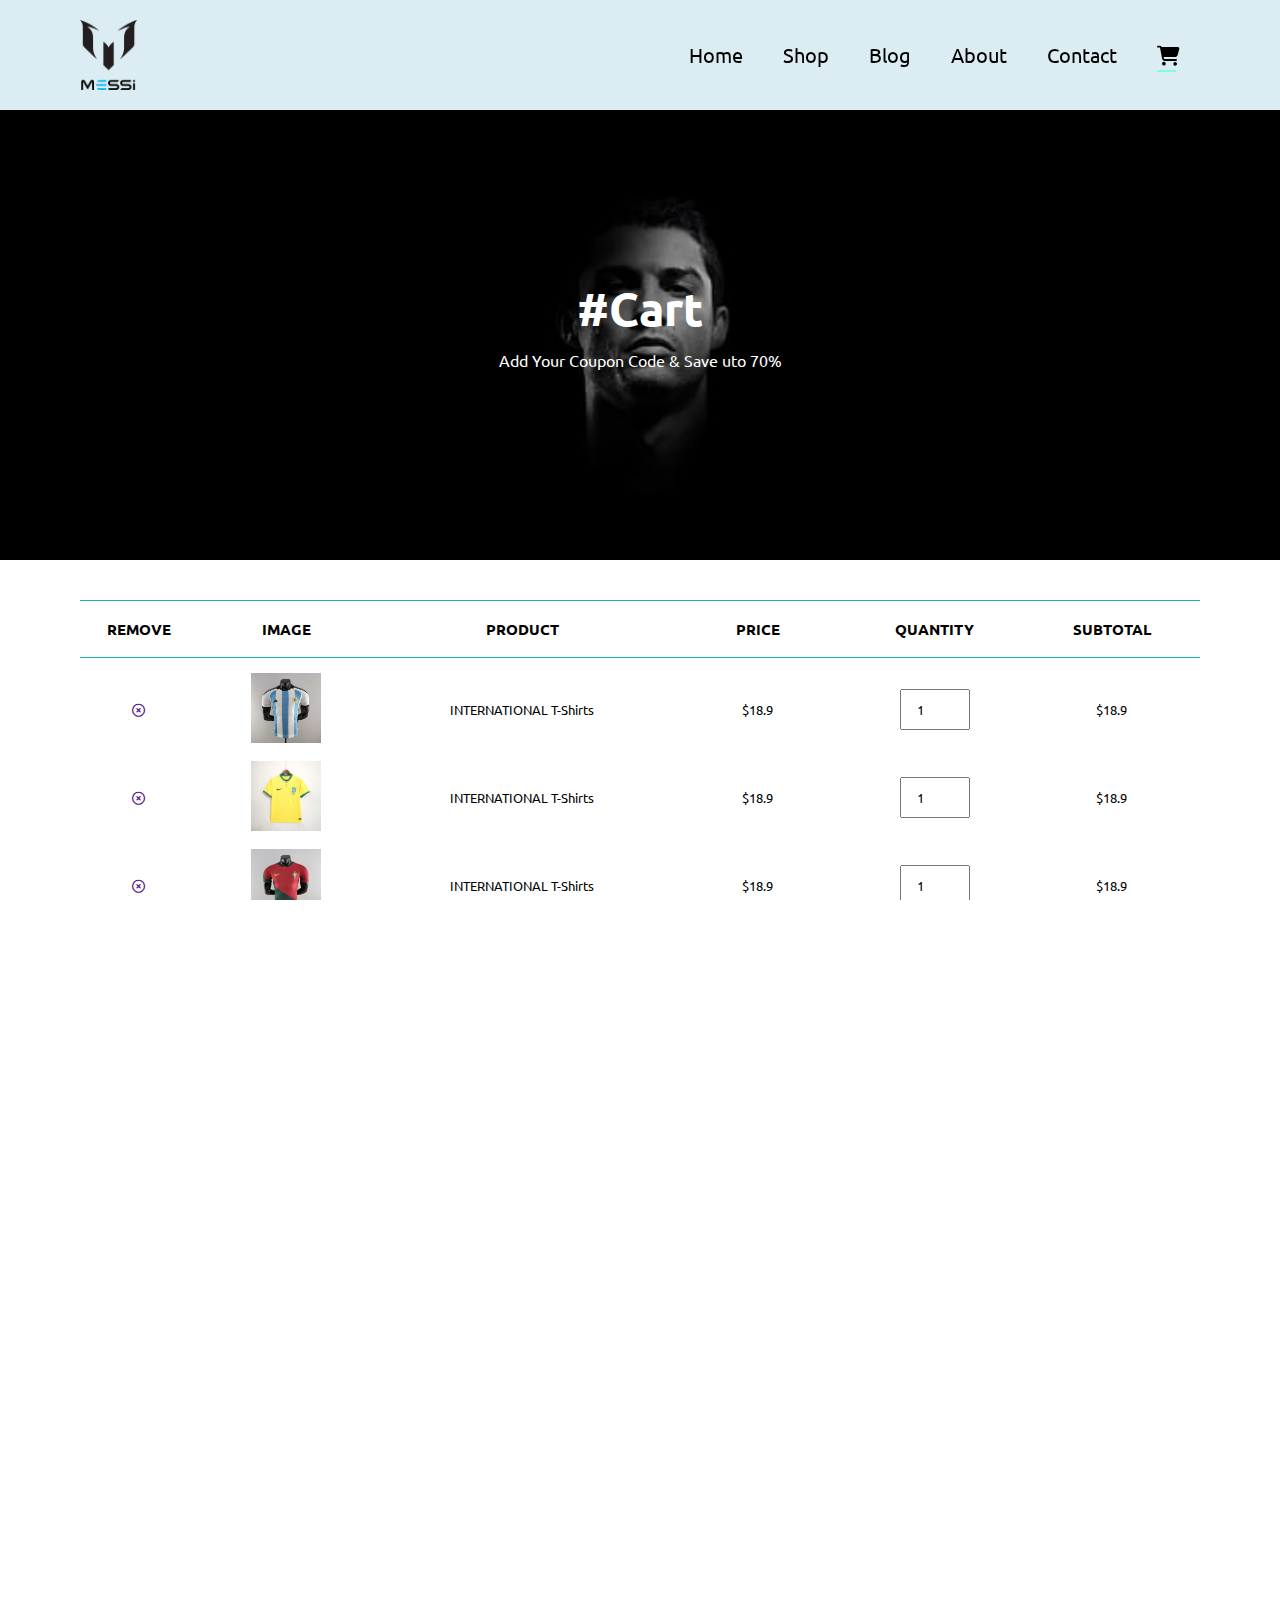
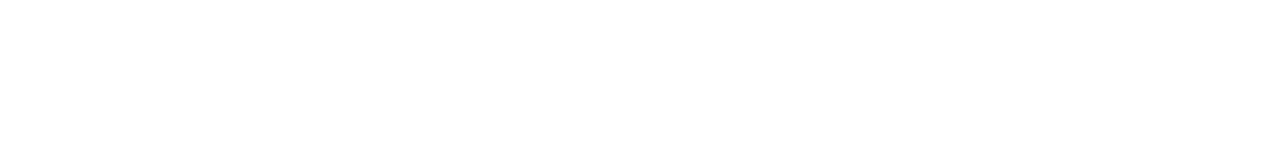
<file: cart.html>
<!DOCTYPE html>
<html lang="en">
  <head>
    <meta charset="UTF-8" />
    <meta http-equiv="X-UA-Compatible" content="IE=edge" />
    <meta name="viewport" content="width=device-width, initial-scale=1.0" />
    <title>SOCCERSTYLE.COM</title>
    <link
      rel="stylesheet"
      href="https://cdnjs.cloudflare.com/ajax/libs/font-awesome/6.3.0/css/all.min.css"
      referrerpolicy="no-referrer"
    />
    <link rel="stylesheet" href="/style.css" />
  </head>
  <body>
    <section id="header">
      <div class="logo">
        <a href="#"><img src="./img/messi-logo.png" alt="" /></a>
      </div>
      <div class="navbar">
        <ul class="nav-items" id="navbar">
          <li><a href="index.html" class="items">Home</a></li>
          <li><a href="shop.html" class="items">Shop</a></li>
          <li><a href="blog.html" class="items">Blog</a></li>
          <li><a href="about.html" class="items">About</a></li>
          <li><a  href="contact.html" class="items">Contact</a>
          </li>
          <li id="lg-bag"><a class="active" href="cart.html">
             <i class="icon-color items fa-solid fa-cart-shopping"></i> </a>
          </li>
          <a href="#" id="close"> <i class="fa-solid fa-xmark"></i> </a>
        </ul>
      </div>
      <div id="mobile">
        <a href="cart.html"
          ><i class="icon-color items fa-solid fa-cart-shopping"></i
        ></a>
        <i id="bar" class="fas fa-outdent"></i>
      </div>
    </section>

    <section id="cart-head">
      <div class="text">
        <h2>#Cart</h2>

        <p>Add Your Coupon Code & Save uto 70%</p>
      </div>
    </section>

    <section id="cart" class="section-p1">
        <table width="100%">
            <thead>
                 <tr>
                    <td>Remove</td>
                    <td>Image</td>
                    <td>Product</td>
                    <td>Price</td>
                    <td>Quantity</td>
                    <td>Subtotal</td>
                </tr>
            </thead>
            <tbody>
                <tr>
                    <td><a href=""><i class="far fa-times-circle "></i></a></td>
                     <td><img src="img/argentina-1.jpg" alt=""></td>
                     <td>INTERNATIONAL T-Shirts</td>
                     <td>$18.9</td>
                     <td><input type="number" value="1"></td>
                     <td>$18.9</td>
                </tr>
                <tr>
                    <td><a href=""><i class="far fa-times-circle "></i></a></td>
                     <td><img src="img/brazil-1.jpg" alt=""></td>
                     <td>INTERNATIONAL T-Shirts</td>
                     <td>$18.9</td>
                     <td><input type="number" value="1"></td>
                     <td>$18.9</td>
                </tr>
                <tr>
                    <td><a href=""><i class="far fa-times-circle "></i></a></td>
                     <td><img src="img/ph-1.jpg" alt=""></td>
                     <td>INTERNATIONAL T-Shirts</td>
                     <td>$18.9</td>
                     <td><input type="number" value="1"></td>
                     <td>$18.9</td>
                </tr>
            </tbody>
        </table>
    </section>

    <section id="cart-add" class="section-p1">
      <div id="coupon">
        <h3>Apply Coupon</h3>
        <div class="">
          <input type="text" placeholder="Enter Your Coupon">
          <button class="normal">Apply</button>
        </div>
      </div>

      <div id="subtotal">
        <h3>Cart Totals</h3>
        <table>
          <tr>
            <td>Cart Subtotal</td>
            <td>$ 335</td>
          </tr>
          <tr>
            <td>Shipping</td>
            <td>Free</td>
          </tr>
          <tr>
            <td> <strong> Cart Subtotal </strong></td>
            <td> <strong> $335 </strong></td>
          </tr>
        </table>
        <button class="normal">Proceed To Check-Out</button>
      </div>

    </section>

    <footer class="section-p1">
      <div class="col">
        <img class="logo" src="img/messi-logo.png" alt="" />
        <h4>Contact</h4>
        <p>
          <strong>Address: </strong> 562 Wellington Road, Street 32, San
          Francisco
        </p>
        <p><strong>Phone:</strong> +01 2222 365 /(+91) 01 2345 6789</p>
        <p><strong>Hours:</strong> 10:00 - 18:00, Mon - Sat</p>
        <div class="follow">
          <h4>Follow us</h4>
          <div class="icon">
            <i class="fab fa-facebook-f"></i>
            <i class="fab fa-twitter"></i>
            <i class="fab fa-instagram"></i>
            <i class="fab fa-pinterest-p"></i>
            <i class="fab fa-youtube"></i>
          </div>
        </div>
      </div>

      <div class="col">
        <h4>About</h4>
        <a href="#">About us</a>
        <a href="#">Delivery Information</a>
        <a href="#">Privacy Policy</a>
        <a href="#">Terms & Conditions</a>
        <a href="#">Contact Us</a>
      </div>

      <div class="col">
        <h4>My Account</h4>
        <a href="#">Sign In</a>
        <a href="#">View Cart</a>
        <a href="#">My Wishlist</a>
        <a href="#">Track My Order</a>
        <a href="#">Help</a>
      </div>

      <div class="col install">
        <h4>Install APP</h4>
        <p>From App Store Or Google Play Store</p>
        <div class="row">
          <img src="./img/app-pay.jpg" alt="" />
          <img src="./img/play-pay.jpg" alt="" />
        </div>
        <p>Secure Payment Gateway</p>
        <img src="./img/card-pay.png" alt="" />
      </div>

      <div class="copyright">
        <div>© 2023, SOCCERSTYLE.COM | All Copyright Reserved</div>
      </div>
    </footer>

    <script src="/main.js"></script>
  </body>
</html>
</file>
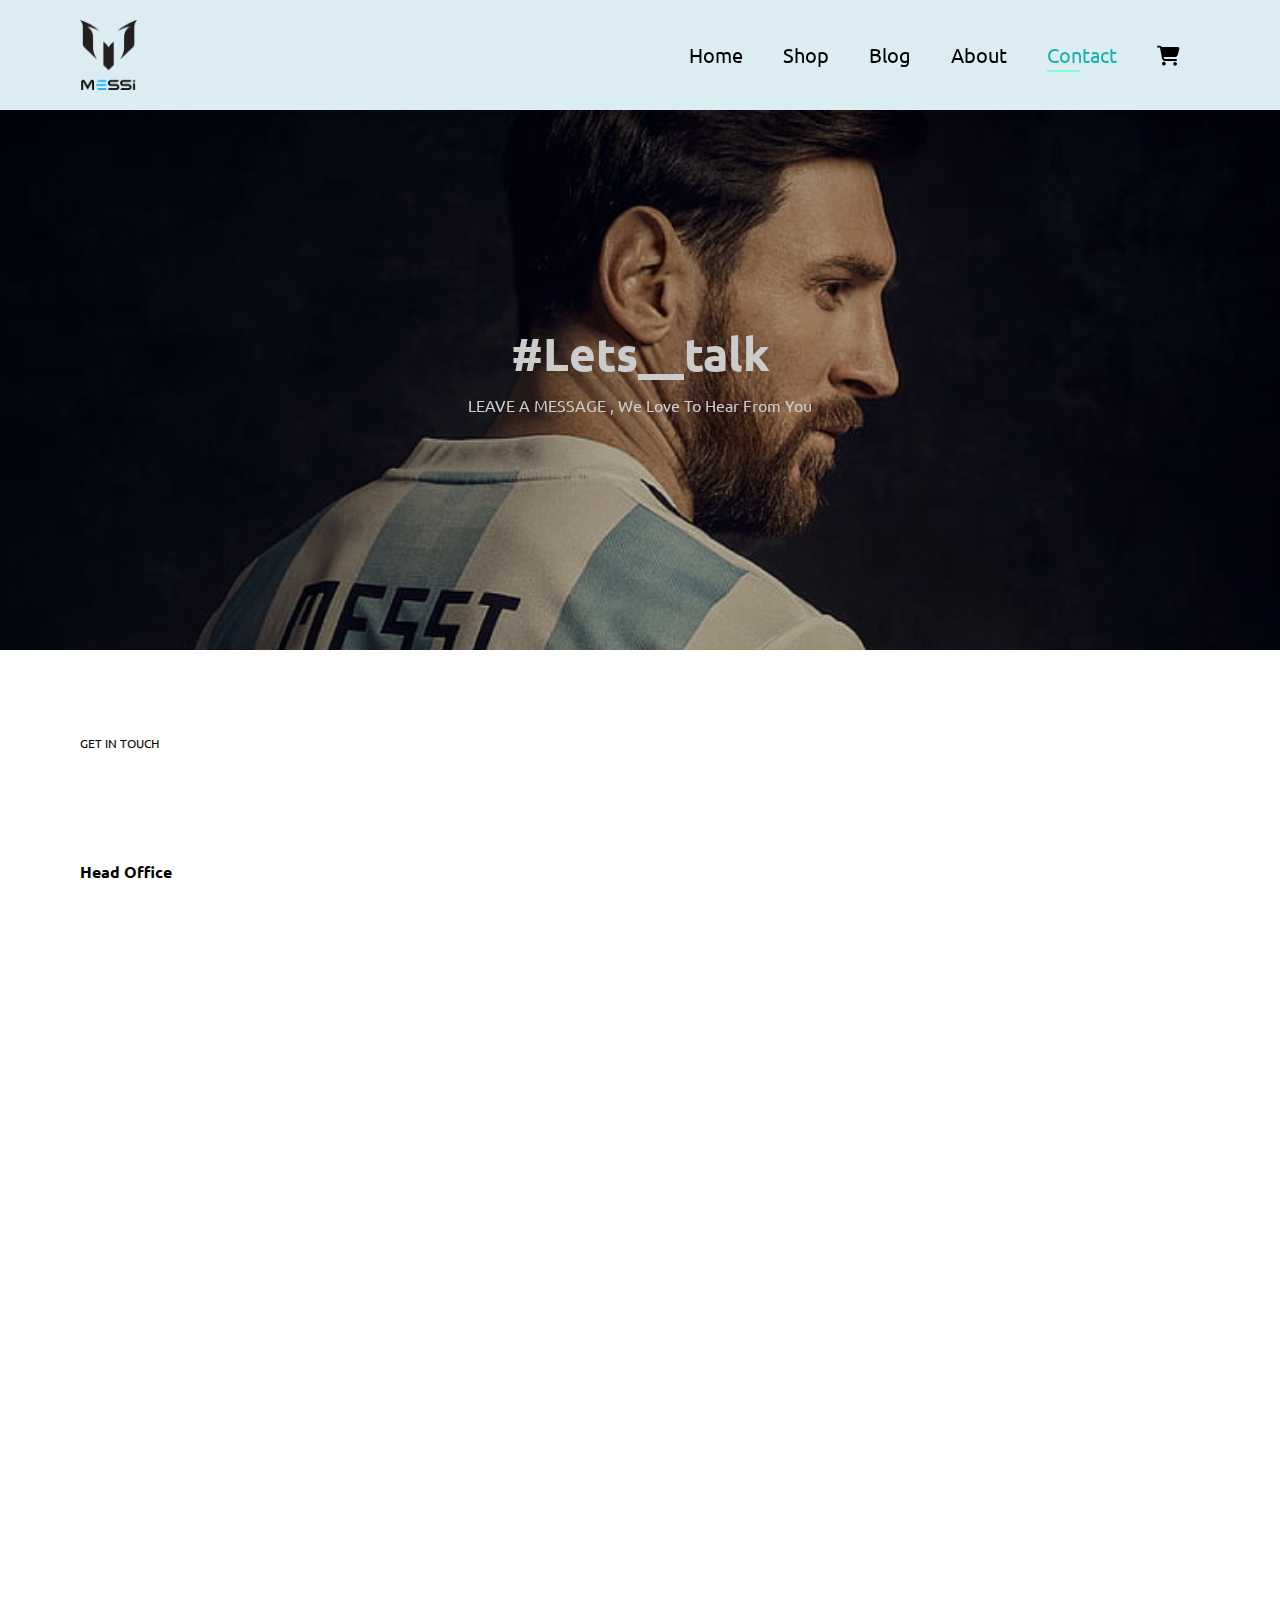
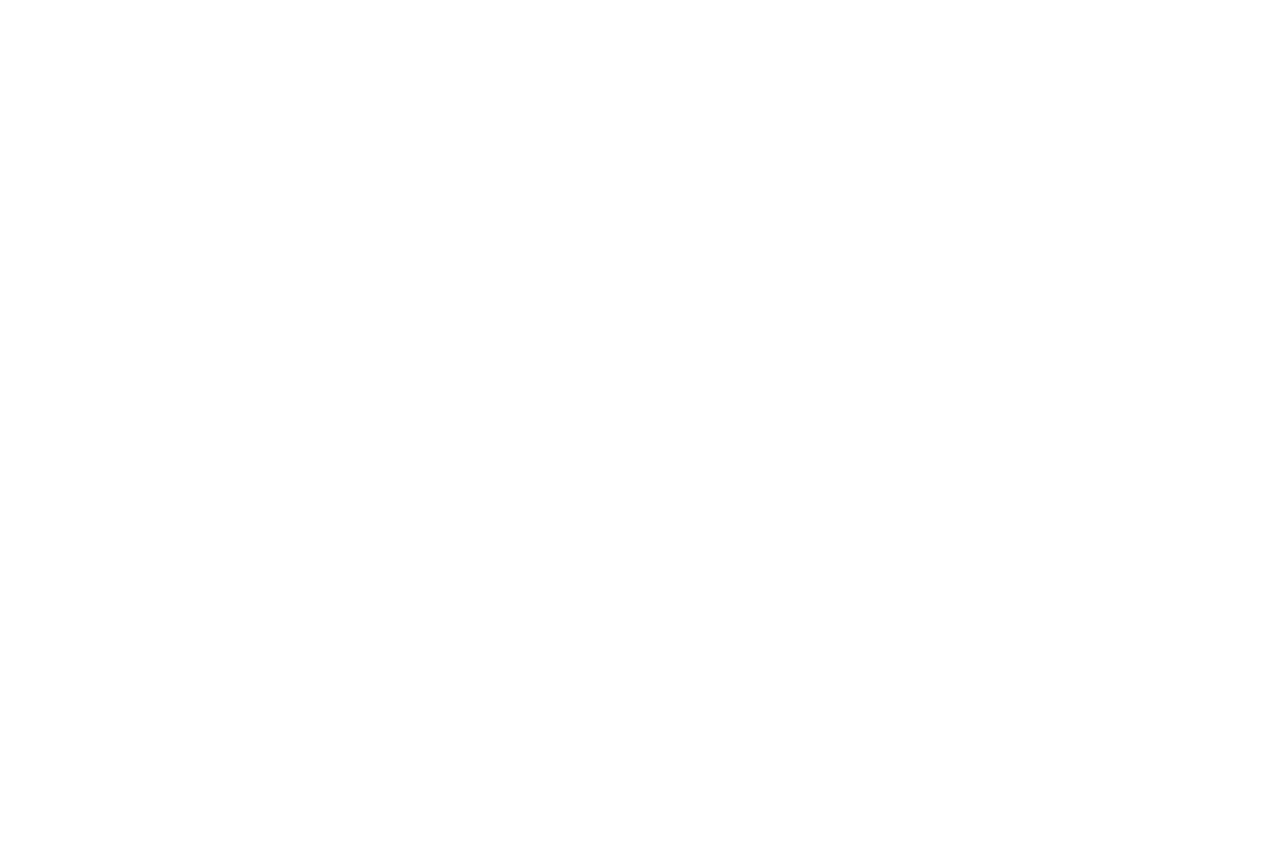
<file: contact.html>
<!DOCTYPE html>
<html lang="en">

<head>
  <meta charset="UTF-8" />
  <meta http-equiv="X-UA-Compatible" content="IE=edge" />
  <meta name="viewport" content="width=device-width, initial-scale=1.0" />
  <title>SOCCERSTYLE.COM</title>
  <link rel="stylesheet" href="https://cdnjs.cloudflare.com/ajax/libs/font-awesome/6.3.0/css/all.min.css"
    referrerpolicy="no-referrer" />
  <link rel="stylesheet" href="/style.css" />
</head>

<body>
  <section id="header">
    <div class="logo">
      <a href="#"><img src="./img/messi-logo.png" alt="" /></a>
    </div>
    <div class="navbar">
      <ul class="nav-items" id="navbar">
        <li><a href="index.html" class="items">Home</a></li>
        <li><a href="shop.html" class="items">Shop</a></li>
        <li><a href="blog.html" class="items">Blog</a></li>
        <li><a href="about.html" class="items">About</a></li>
        <li>
          <a class="active" href="contact.html" class="items">Contact</a>
        </li>
        <li id="lg-bag"> <a href="cart.html"> <i class="icon-color items fa-solid fa-cart-shopping"></i></a></li>

        <a href="#" id="close"> <i class="fa-solid fa-xmark"></i> </a>
      </ul>
    </div>
    <div id="mobile">
      <a href="cart.html"><i class="icon-color items fa-solid fa-cart-shopping"></i></a>
      <i id="bar" class="fas fa-outdent"></i>
    </div>
  </section>

  <section id="contact-head">
    <div class="text">
      <h2>#Lets__talk</h2>

      <p>LEAVE A MESSAGE , We Love To Hear From You</p>
    </div>
  </section>

  <section id="contact" class="section-p1">
    <div class="contact-details">
      <span>GET IN TOUCH</span>
      <h2>Visit one of our agency locations or contact us today</h2>
      <h3>Head Office</h3>
      <div>
        <li>
          <i class="fa-sharp fa-solid fa-location-dot"></i>
          <p>562 Wellington Road, Street 32, San Francisco</p>
        </li>

        <li>
          <i class="fa-solid fa-envelope"></i>
          <p>SOOCERSTYLE1234@gmail.com</p>
        </li>

        <li>
          <i class="fa-solid fa-phone"></i>
          <p> +01 2222 365 /(+91) 01 2345 6789</p>
        </li>

        <li>
          <i class="fa-solid fa-clock"></i>
          <p> 10:00 - 18:00, Mon - Sat</p>
        </li>
      </div>
    </div>
    <div class="map">
      <iframe
        src="https://www.google.com/maps/embed?pb=!1m18!1m12!1m3!1d3429.500041067987!2d76.806872014769!3d30.732452692698!2m3!1f0!2f0!3f0!3m2!1i1024!2i768!4f13.1!3m3!1m2!1s0x390fed244000003d%3A0x4a5f6ea2bf3e854b!2sSRI%20GURU%20GOBIND%20SINGH%20COLLEGE%20CHANDIGARH!5e0!3m2!1sen!2sin!4v1680131572971!5m2!1sen!2sin"
        width="600" height="450" style="border: 0" allowfullscreen="" loading="lazy"
        referrerpolicy="no-referrer-when-downgrade"></iframe>
    </div>
  </section>

  <section id="contact-form">
    <form action=" ">
      <span>LEAVE A MESSAGE</span>
      <input type="text" name="" id="" placeholder="Your Name" />
      <input type="text" name="" id="" placeholder="E-Mail" />
      <input type="text" name="" id="" placeholder="Subject" />
      <textarea name="" id="" cols="30" rows="10" placeholder="Your Message"></textarea>
      <button class="normal">Submit</button>
    </form>

    <div class="people">
      <div class="p-details">
        <img src="/img/person-1.jpg" alt="" />
        <p>
          <span>Robin</span>Account manager <br />
          phone: + 1623345 657 <br />
          E-Mail: Robin1234@Gmail.Com
        </p>
      </div>
      <div class="p-details">
        <img src="/img/person-2.jpg" alt="" />
        <p>
          <span>Jhon</span>Product manager <br />
          phone: + 1123344 55 <br />
          E-Mail: contact@Gmail.Com
        </p>
      </div>
      <div class="p-details">
        <img src="/img/person-3.jpg" alt="" />
        <p>
          <span>Chloe</span>assistant manager <br />
          phone: + 1157344 77 <br />
          E-Mail: Chloe1234@Gmail.Com
        </p>
      </div>
    </div>
  </section>

  <section id="newsletter" class="section-p1 section-m1">
    <div class="newstext">
      <h4>SIGN Up For New Arrivals</h4>
      <p>
        Get E-email Update About Our Latest Shop And
        <span>Special Offers.</span>
      </p>
    </div>
    <div class="form">
      <input type="text" name="text" id="text" placeholder="Enter Your Email-Address" />
      <button class="normal">Sign Up</button>
    </div>
  </section>

  <footer class="section-p1">
    <div class="col">
      <img class="logo" src="img/messi-logo.png" alt="" />
      <h4>Contact</h4>
      <p>
        <strong>Address: </strong> 562 Wellington Road, Street 32, San
        Francisco
      </p>
      <p><strong>Phone:</strong> +01 2222 365 /(+91) 01 2345 6789</p>
      <p><strong>Hours:</strong> 10:00 - 18:00, Mon - Sat</p>
      <div class="follow">
        <h4>Follow us</h4>
        <div class="icon">
          <i class="fab fa-facebook-f"></i>
          <i class="fab fa-twitter"></i>
          <i class="fab fa-instagram"></i>
          <i class="fab fa-pinterest-p"></i>
          <i class="fab fa-youtube"></i>
        </div>
      </div>
    </div>

    <div class="col">
      <h4>About</h4>
      <a href="#">About us</a>
      <a href="#">Delivery Information</a>
      <a href="#">Privacy Policy</a>
      <a href="#">Terms & Conditions</a>
      <a href="#">Contact Us</a>
    </div>

    <div class="col">
      <h4>My Account</h4>
      <a href="#">Sign In</a>
      <a href="#">View Cart</a>
      <a href="#">My Wishlist</a>
      <a href="#">Track My Order</a>
      <a href="#">Help</a>
    </div>

    <div class="col install">
      <h4>Install APP</h4>
      <p>From App Store Or Google Play Store</p>
      <div class="row">
        <img src="./img/app-pay.jpg" alt="" />
        <img src="./img/play-pay.jpg" alt="" />
      </div>
      <p>Secure Payment Gateway</p>
      <img src="./img/card-pay.png" alt="" />
    </div>

    <div class="copyright">
      <div>© 2023, SOCCERSTYLE.COM | All Copyright Reserved</div>
    </div>
  </footer>

  <script src="/main.js"></script>
</body>

</html>
</file>
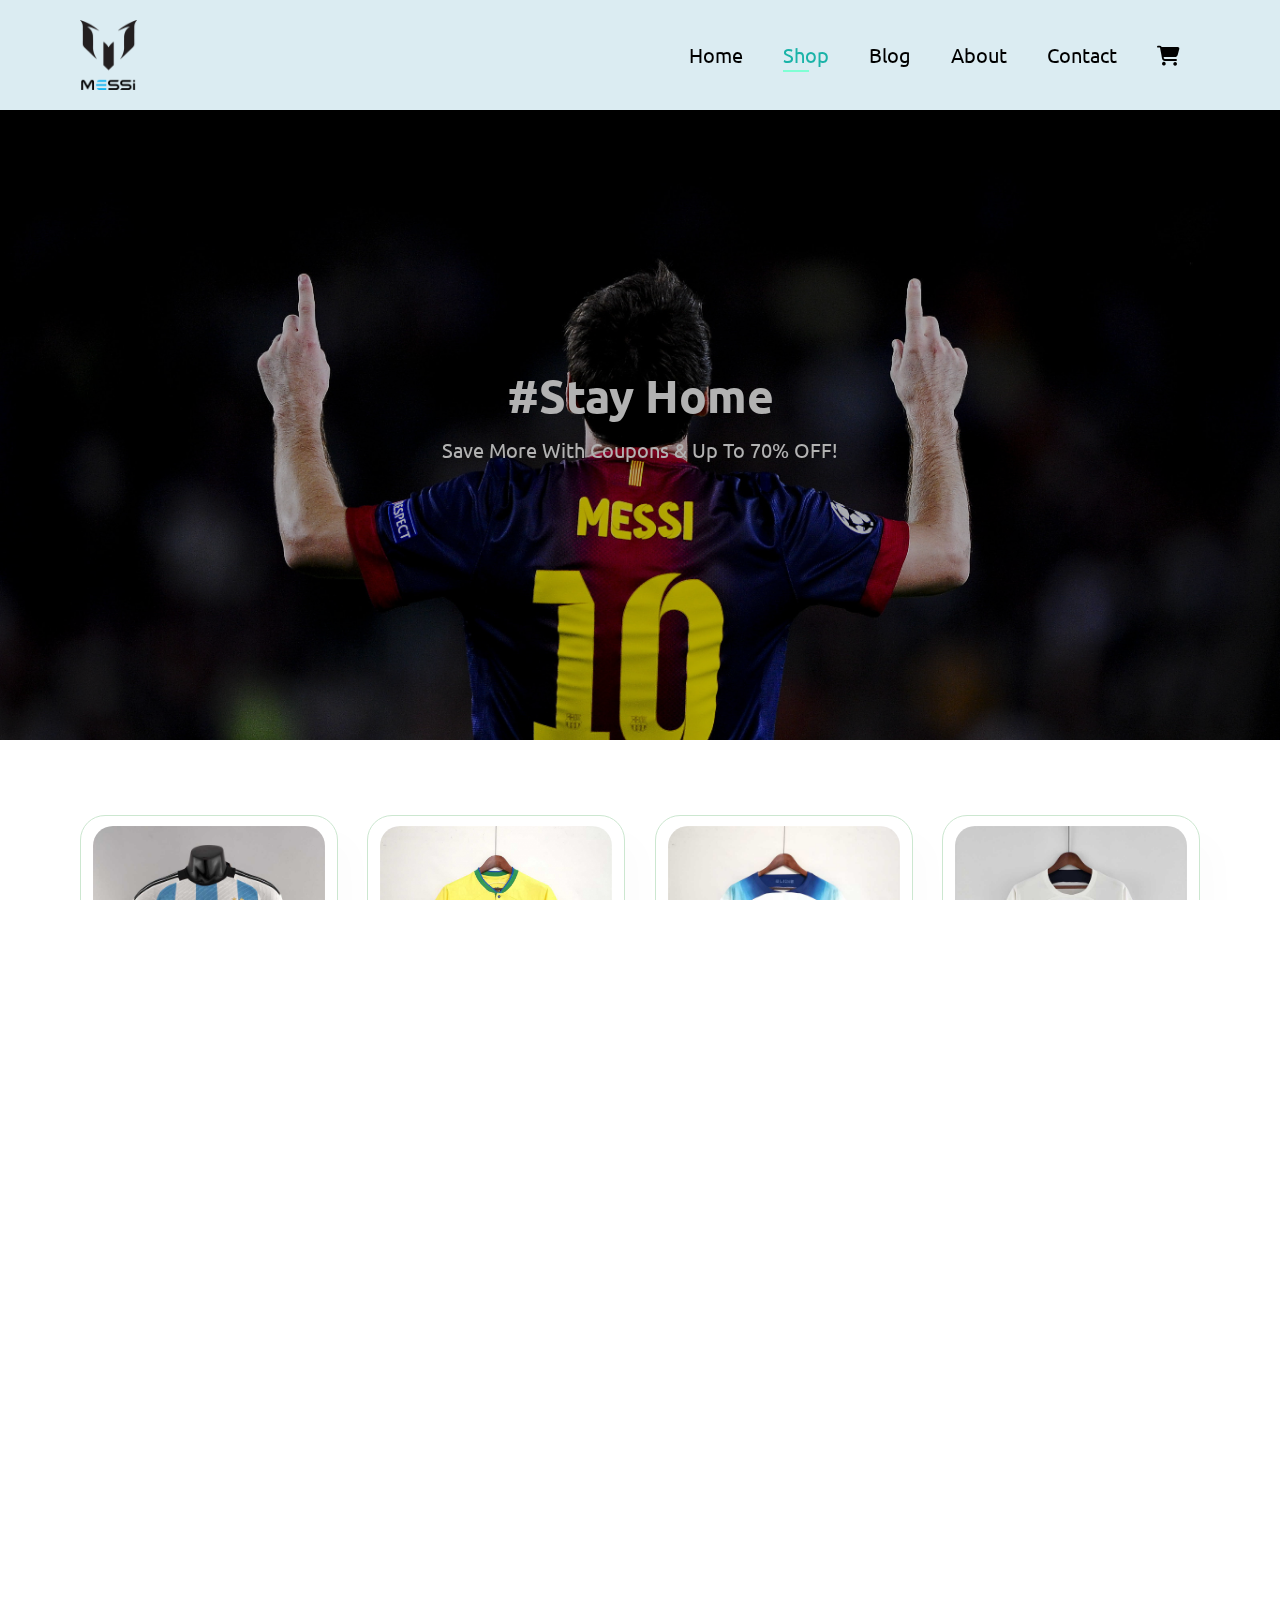
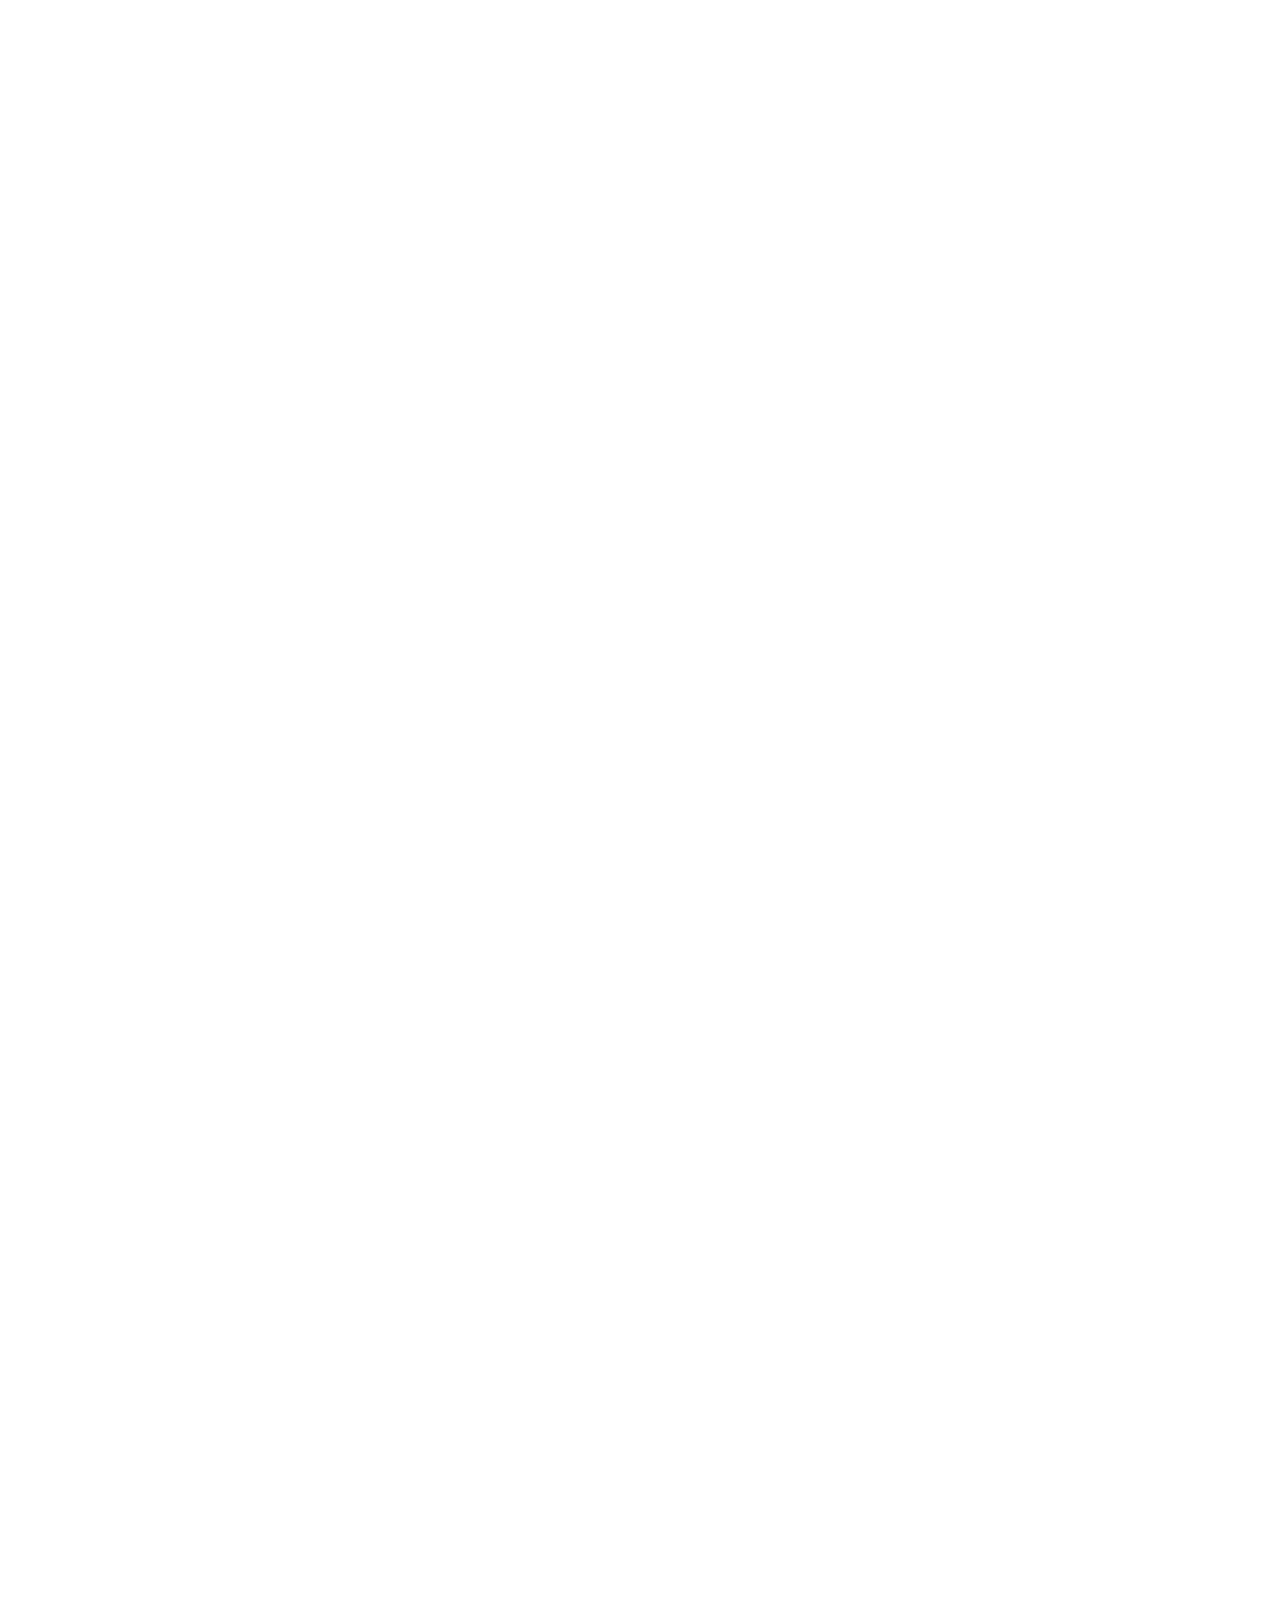
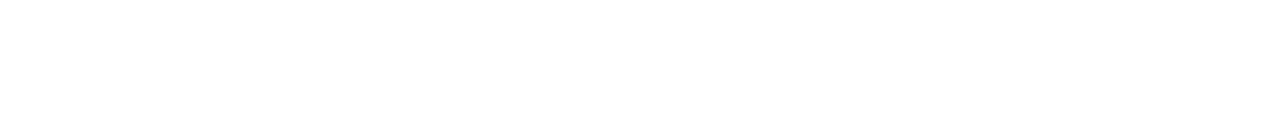
<file: shop.html>
<!DOCTYPE html>
<html lang="en">
  <head>
    <meta charset="UTF-8" />
    <meta http-equiv="X-UA-Compatible" content="IE=edge" />
    <meta name="viewport" content="width=device-width, initial-scale=1.0" />
    <title>SOCCERSTYLE.COM</title>
    <link
      rel="stylesheet"
      href="https://cdnjs.cloudflare.com/ajax/libs/font-awesome/6.3.0/css/all.min.css"
      referrerpolicy="no-referrer"
    />
    <link rel="stylesheet" href="/style.css" />
  </head>
  <body>
    <section id="header">
      <div class="logo">
        <a href="#"><img src="./img/messi-logo.png" alt="" /></a>
      </div>
      <div class="navbar">
        <ul class="nav-items" id="navbar">
          <li><a  href="index.html" class="items">Home</a></li>
          <li><a  class="active" href="shop.html" class="items">Shop</a></li>
          <li><a href="blog.html" class="items">Blog</a></li>
          <li><a href="about.html" class="items">About</a></li>
          <li><a href="contact.html" class="items">Contact</a></li>
          <li id="lg-bag"> <a href="cart.html"> <i class="icon-color items fa-solid fa-cart-shopping"></i></a></li>

          <a href="#" id="close"> <i class="fa-solid fa-xmark"></i> </a>
        </ul>
      </div>
      <div id="mobile">
        <a href="cart.html"><i class="icon-color items fa-solid fa-cart-shopping"></i></a>  
        <i id="bar" class="fas fa-outdent"></i>
        </div>
    </section>

    <section id="shop-head">
      <div class="text">
       
        <h2>#Stay Home</h2>
       
        <p>Save More With Coupons & Up To 70% OFF!</p>
      
      </div>
    </section>


    <section id="product1" class="section-p1">
     
      <div class="product-con">
        <div class="pro" onclick="window.location.href='sproduct.html';">
          <img src="./img/argentina-1.jpg" alt="" >
          <div class="des">
            <span>FIFA</span>
            <h5>Argentina Three Star Home 22/23 – Players Version</h5>
            <div class="star">
              <i class="fas fa-star"></i>
              <i class="fas fa-star"></i>
              <i class="fas fa-star"></i>
              <i class="fas fa-star"></i>
              <i class="fas fa-star"></i>
            </div>
            <h4>$78</h4>
          </div>
          <a href="#"><i class="fa-solid fa-cart-shopping Shop"></i> </a>
        </div>
        <div class="pro" onclick="window.location.href='2-product.html';">
          <img src="./img/brazil-1.jpg" alt="" />
          <div class="des">
            <span>Spotify</span>
            <h5>Brazil Home 2022-23 – Stadium Kit</h5>
            <div class="star">
              <i class="fas fa-star"></i>
              <i class="fas fa-star"></i>
              <i class="fas fa-star"></i>
              <i class="fas fa-star"></i>
              <i class="fas fa-star"></i>
            </div>
            <h4>$78</h4>
          </div>
          <a href="#"><i class="fa-solid fa-cart-shopping Shop"></i> </a>
        </div>
        <div class="pro" onclick="window.location.href='3-product.html';">
          <img src="./img/england-1.jpg" alt="" />
          <div class="des">
            <span>Etihad</span>
            <h5>England Home 2022-23 – Stadium Kit</h5>
            <div class="star">
              <i class="fas fa-star"></i>
              <i class="fas fa-star"></i>
              <i class="fas fa-star"></i>
              <i class="fas fa-star"></i>
              <i class="fas fa-star"></i>
            </div>
            <h4>$78</h4>
          </div>
          <a href="#"><i class="fa-solid fa-cart-shopping Shop"></i> </a>
        </div>
        <div class="pro" onclick="window.location.href='4-product.html';">
          <img src="./img/portugal-1.jpg" alt="" />
          <div class="des">
            <span>Parimatch</span>
            <h5>Portugal Away 2022-23 – Stadium Kit</h5>
            <div class="star">
              <i class="fas fa-star"></i>
              <i class="fas fa-star"></i>
              <i class="fas fa-star"></i>
              <i class="fas fa-star"></i>
              <i class="fas fa-star"></i>
            </div>
            <h4>$78</h4>
          </div>
          <a href="#"><i class="fa-solid fa-cart-shopping Shop"></i> </a>
        </div>
        <div class="pro" onclick="window.location.href='5-product.html';">
          <img src="./img/spain-1.jpg" alt="" />
          <div class="des">
            <span>Emirates</span>
            <h5>Arsenal FC Away 2022-23 – Players Version</h5>
            <div class="star">
              <i class="fas fa-star"></i>
              <i class="fas fa-star"></i>
              <i class="fas fa-star"></i>
              <i class="fas fa-star"></i>
              <i class="fas fa-star"></i>
            </div>
            <h4>$78</h4>
          </div>
          <a href="#"><i class="fa-solid fa-cart-shopping Shop"></i> </a>
        </div>
        <div class="pro" onclick="window.location.href='6-product.html';">
          <img src="./img/p-6.jpg" alt="" />
          <div class="des">
            <span>Bwin</span>
            <h5>Real Madrid Home 2011-12 – Retro Shirt (Full Sleeves)</h5>
            <div class="star">
              <i class="fas fa-star"></i>
              <i class="fas fa-star"></i>
              <i class="fas fa-star"></i>
              <i class="fas fa-star"></i>
              <i class="fas fa-star"></i>
            </div>
            <h4>$78</h4>
          </div>
          <a href="#"><i class="fa-solid fa-cart-shopping Shop"></i> </a>
        </div>
        <div class="pro" onclick="window.location.href='7-product.html';">
          <img src="./img/p-7.jpg" alt="" />
          <div class="des">
            <span>Bwin</span>
            <h5>Real Madrid Third 2012-13 Retro Shirt (Full Sleeves)</h5>
            <div class="star">
              <i class="fas fa-star"></i>
              <i class="fas fa-star"></i>
              <i class="fas fa-star"></i>
              <i class="fas fa-star"></i>
              <i class="fas fa-star"></i>
            </div>
            <h4>$78</h4>
          </div>
          <a href="#"><i class="fa-solid fa-cart-shopping Shop"></i> </a>
        </div>
        <div class="pro" onclick="window.location.href='8-product.html';">
          <img src="./img/p-8.jpg" alt="" />
          <div class="des">
            <span>FIFA</span>
            <h5>Portugal Home 2022-23 – Players Version</h5>
            <div class="star">
              <i class="fas fa-star"></i>
              <i class="fas fa-star"></i>
              <i class="fas fa-star"></i>
              <i class="fas fa-star"></i>
              <i class="fas fa-star"></i>
            </div>
            <h4>$78</h4>
          </div>
          <a href="#"><i class="fa-solid fa-cart-shopping Shop"></i> </a>
        </div>
     
      <div class="product-con">
        <div class="pro" onclick="window.location.href='sproduct.html';">
          <img src="./img/argentina-1.jpg" alt="" />
          <div class="des">
            <span>FIFA</span>
            <h5>Argentina Three Star Home 22/23 – Players Version</h5>
            <div class="star">
              <i class="fas fa-star"></i>
              <i class="fas fa-star"></i>
              <i class="fas fa-star"></i>
              <i class="fas fa-star"></i>
              <i class="fas fa-star"></i>
            </div>
            <h4>$78</h4>
          </div>
          <a href="#"><i class="fa-solid fa-cart-shopping Shop"></i> </a>
        </div>
        <div class="pro" onclick="window.location.href='2-product.html';">
          <img src="./img/brazil-1.jpg" alt="" />
          <div class="des">
            <span>Spotify</span>
            <h5>Brazil Home 2022-23 – Stadium Kit</h5>
            <div class="star">
              <i class="fas fa-star"></i>
              <i class="fas fa-star"></i>
              <i class="fas fa-star"></i>
              <i class="fas fa-star"></i>
              <i class="fas fa-star"></i>
            </div>
            <h4>$78</h4>
          </div>
          <a href="#"><i class="fa-solid fa-cart-shopping Shop"></i> </a>
        </div>
        <div class="pro" onclick="window.location.href='3-product.html';">
          <img src="./img/england-1.jpg" alt="" />
          <div class="des">
            <span>Etihad</span>
            <h5>England Home 2022-23 – Stadium Kit</h5>
            <div class="star">
              <i class="fas fa-star"></i>
              <i class="fas fa-star"></i>
              <i class="fas fa-star"></i>
              <i class="fas fa-star"></i>
              <i class="fas fa-star"></i>
            </div>
            <h4>$78</h4>
          </div>
          <a href="#"><i class="fa-solid fa-cart-shopping Shop"></i> </a>
        </div>
        <div class="pro" onclick="window.location.href='4-product.html';">
          <img src="./img/portugal-1.jpg" alt="" />
          <div class="des">
            <span>Parimatch</span>
            <h5>Portugal Away 2022-23 – Stadium Kit</h5>
            <div class="star">
              <i class="fas fa-star"></i>
              <i class="fas fa-star"></i>
              <i class="fas fa-star"></i>
              <i class="fas fa-star"></i>
              <i class="fas fa-star"></i>
            </div>
            <h4>$78</h4>
          </div>
          <a href="#"><i class="fa-solid fa-cart-shopping Shop"></i> </a>
        </div>
        <div class="pro" onclick="window.location.href='5-product.html';">
          <img src="./img/spain-1.jpg" alt="" />
          <div class="des">
            <span>Emirates</span>
            <h5>Arsenal FC Away 2022-23 – Players Version</h5>
            <div class="star">
              <i class="fas fa-star"></i>
              <i class="fas fa-star"></i>
              <i class="fas fa-star"></i>
              <i class="fas fa-star"></i>
              <i class="fas fa-star"></i>
            </div>
            <h4>$78</h4>
          </div>
          <a href="#"><i class="fa-solid fa-cart-shopping Shop"></i> </a>
        </div>
        <div class="pro" onclick="window.location.href='6-product.html';">
          <img src="./img/p-6.jpg" alt="" />
          <div class="des">
            <span>Bwin</span>
            <h5>Real Madrid Home 2011-12 – Retro Shirt (Full Sleeves)</h5>
            <div class="star">
              <i class="fas fa-star"></i>
              <i class="fas fa-star"></i>
              <i class="fas fa-star"></i>
              <i class="fas fa-star"></i>
              <i class="fas fa-star"></i>
            </div>
            <h4>$78</h4>
          </div>
          <a href="#"><i class="fa-solid fa-cart-shopping Shop"></i> </a>
        </div>
        <div class="pro" onclick="window.location.href='7-product.html';">
          <img src="./img/p-7.jpg" alt="" />
          <div class="des">
            <span>Bwin</span>
            <h5>Real Madrid Third 2012-13 Retro Shirt (Full Sleeves)</h5>
            <div class="star">
              <i class="fas fa-star"></i>
              <i class="fas fa-star"></i>
              <i class="fas fa-star"></i>
              <i class="fas fa-star"></i>
              <i class="fas fa-star"></i>
            </div>
            <h4>$78</h4>
          </div>
          <a href="#"><i class="fa-solid fa-cart-shopping Shop"></i> </a>
        </div>
        <div class="pro" onclick="window.location.href='8-product.html';">
          <img src="./img/p-8.jpg" alt="" />
          <div class="des">
            <span>FIFA</span>
            <h5>Portugal Home 2022-23 – Players Version</h5>
            <div class="star">
              <i class="fas fa-star"></i>
              <i class="fas fa-star"></i>
              <i class="fas fa-star"></i>
              <i class="fas fa-star"></i>
              <i class="fas fa-star"></i>
            </div>
            <h4>$78</h4>
          </div>
          <a href="#"><i class="fa-solid fa-cart-shopping Shop"></i> </a>
        </div>
      </div>
    </section>

    <section id="pagination" class="section-p1">
        <a href="#">1</a>
        <a href="#">2</a>
        <a href="#">3</a>
    </section>

    <section id="newsletter" class="section-p1 section-m1">
      <div class="newstext">
        <h4>SIGN Up For New Arrivals</h4>
        <p>
          Get E-email Update About Our Latest Shop And
          <span>Special Offers.</span>
        </p>
      </div>
      <div class="form">
        <input
          type="text"
          name="text"
          id="text"
          placeholder="Enter Your Email-Address"
        />
        <button class="normal">Sign Up</button>
      </div>
    </section>

    <footer class="section-p1">
      <div class="col">
        <img  class="logo" src="img/messi-logo.png" alt="" />
        <h4>Contact</h4>
        <p>
          <strong>Address: </strong> 562 Wellington Road, Street 32, San
          Francisco
        </p>
        <p><strong>Phone:</strong> +01 2222 365 /(+91) 01 2345 6789</p>
        <p><strong>Hours:</strong> 10:00 - 18:00, Mon - Sat</p>
        <div class="follow">
          <h4>Follow us</h4>
          <div class="icon">
            <i class="fab fa-facebook-f"></i>
            <i class="fab fa-twitter"></i>
            <i class="fab fa-instagram"></i>
            <i class="fab fa-pinterest-p"></i>
            <i class="fab fa-youtube"></i>
          </div>
        </div>
      </div>

      <div class="col">
        <h4>About</h4>
        <a href="#">About us</a>
        <a href="#">Delivery Information</a>
        <a href="#">Privacy Policy</a>
        <a href="#">Terms & Conditions</a>
        <a href="#">Contact Us</a>
        </div>


        <div class="col">
          <h4>My Account</h4>
          <a href="#">Sign In</a>
          <a href="#">View Cart</a>
          <a href="#">My Wishlist</a>
          <a href="#">Track My Order</a>
          <a href="#">Help</a>
          </div> 

          <div class="col install">
            <h4>Install APP</h4>
            <p>From App Store Or Google Play Store</p>
            <div class="row">
              <img src="./img/app-pay.jpg" alt="">
              <img src="./img/play-pay.jpg" alt="">
            </div>
            <p>Secure Payment Gateway</p>
            <img src="./img/card-pay.png" alt="">
          </div>

          <div class="copyright">
            <div>© 2023, SOCCERSTYLE.COM | All Copyright Reserved</div>
            </div>
    </footer>
   
    <script src="/main.js"></script>
  </body>
</html>
</file>
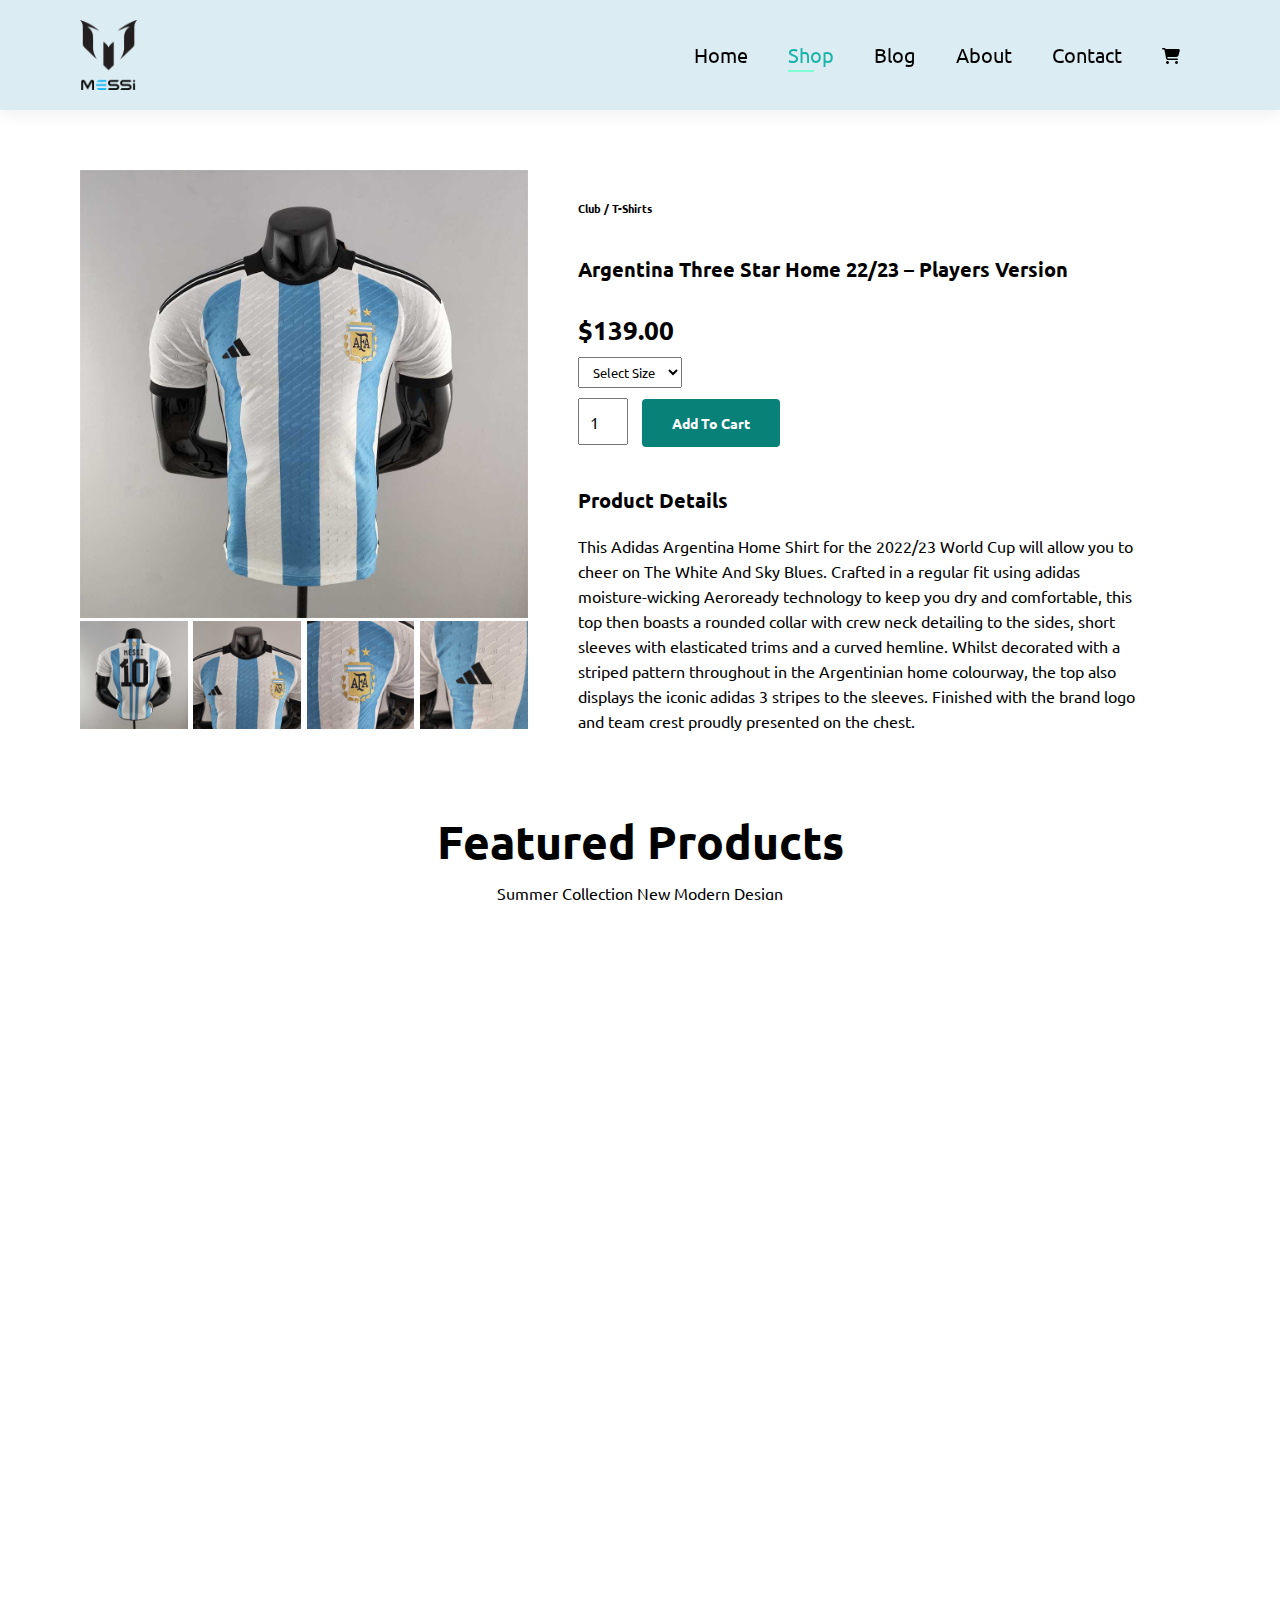
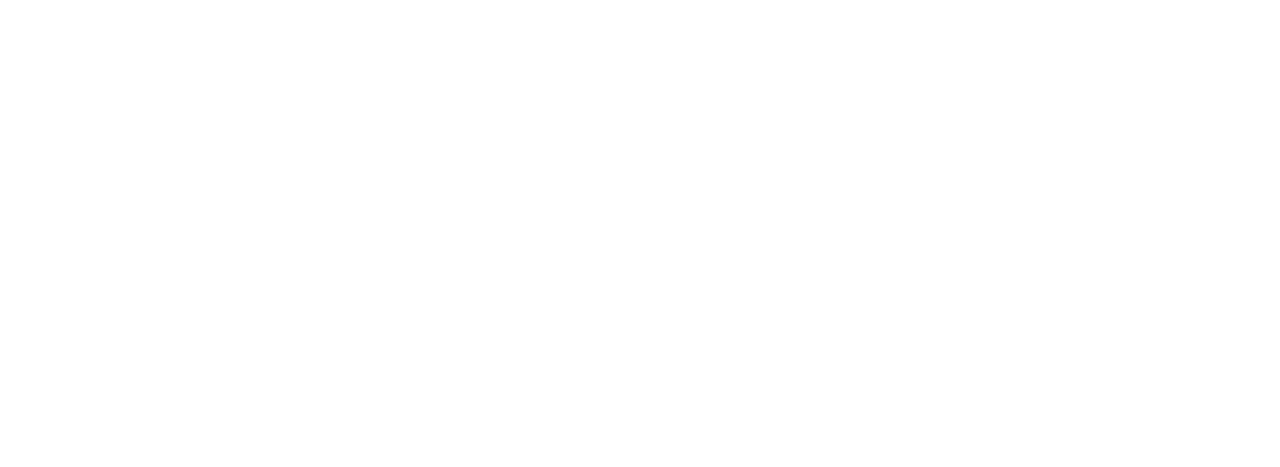
<file: sproduct.html>
<!DOCTYPE html>
<html lang="en">

<head>
  <meta charset="UTF-8" />
  <meta http-equiv="X-UA-Compatible" content="IE=edge" />
  <meta name="viewport" content="width=device-width, initial-scale=1.0" />
  <title>SOCCERSTYLE.COM</title>
  <link rel="stylesheet" href="https://cdnjs.cloudflare.com/ajax/libs/font-awesome/6.3.0/css/all.min.css"
    referrerpolicy="no-referrer" />
  <link rel="stylesheet" href="/style.css" />
</head>

<body>
  <section id="header">
    <div class="logo">
      <a href="#"><img src="./img/messi-logo.png" alt="" /></a>
    </div>
    <div class="navbar">
      <ul class="nav-items" id="navbar">
        <li><a href="index.html" class="items">Home</a></li>
        <li><a class="active" href="shop.html" class="items">Shop</a></li>
        <li><a href="blog.html" class="items">Blog</a></li>
        <li><a href="about.html" class="items">About</a></li>
        <li><a href="contact.html" class="items">Contact</a></li>
        <li id="lg-bag">
          <i class="icon-color items fa-solid fa-cart-shopping"></i>
        </li>
        <a href="#" id="close"> <i class="fa-solid fa-xmark"></i> </a>
      </ul>
    </div>
    <div id="mobile">
      <a href="cart.html"><i class="icon-color items fa-solid fa-cart-shopping"></i></a>
      <i id="bar" class="fas fa-outdent"></i>
    </div>
  </section>

  <section id="prodetails" class="section-p1">
    <div class="s-pro-img" >
      <img src="img/argentina-1.jpg" width="100%" id="mainimg" alt="" />
      <div class="s-img-grp">
        <div class="s-img-col">
          <img src="img/argentina-2.jpg" width="100%" class="smallimg" alt="" />
        </div>
        <div class="s-img-col">
          <img src="img/argentina-3.jpg" width="100%" class="smallimg" alt="" />
        </div>
        <div class="s-img-col">
          <img src="img/argentina-4.jpg" width="100%" class="smallimg" alt="" />
        </div>
        <div class="s-img-col">
          <img src="img/argentina-5.jpg" width="100%" class="smallimg" alt="" />
        </div>
      </div>
    </div>
    <div class="s-pro-details">
      <h6>Club / T-Shirts</h6>
      <h4>Argentina Three Star Home 22/23 – Players Version</h4>
      <h2>$139.00</h2>

      <select>
        <option value="">Select Size</option>
        <option value="">XXL</option>
        <option value="">XL</option>
        <option value="">Large</option>
        <option value="">Medium</option>
        <option value="">Small</option>
      </select>
      <input type="number" value="1" />
      <button class="normal">Add To Cart</button>
      <h4>Product Details</h4>
      <span>This Adidas Argentina Home Shirt for the 2022/23 World Cup will allow you to cheer on The White And Sky
        Blues. Crafted in a regular fit using adidas moisture-wicking Aeroready technology to keep you dry and
        comfortable, this top then boasts a rounded collar with crew neck detailing to the sides, short sleeves with
        elasticated trims and a curved hemline. Whilst decorated with a striped pattern throughout in the Argentinian
        home colourway, the top also displays the iconic adidas 3 stripes to the sleeves. Finished with the brand logo
        and team crest proudly presented on the chest.</span>
    </div>
  </section>

  <section id="product1" class="section-p1">
    <div class="heading">
      <h2>Featured Products</h2>
      <p style="color: black;">Summer Collection New Modern Design</p>
    </div>
    <div class="product-con">
      <div class="pro" onclick="window.location.href='sproduct.html';">
        <img src="./img/argentina-1.jpg" alt="" />
        <div class="des">
          <span>FIFA</span>
          <h5>Argentina Three Star Home 22/23 – Players Version</h5>
          <div class="star">
            <i class="fas fa-star"></i>
            <i class="fas fa-star"></i>
            <i class="fas fa-star"></i>
            <i class="fas fa-star"></i>
            <i class="fas fa-star"></i>
          </div>
          <h4>$78</h4>
        </div>
        <a href="#"><i class="fa-solid fa-cart-shopping Shop"></i> </a>
      </div>
      <div class="pro" onclick="window.location.href='2-product.html';">
        <img src="./img/brazil-1.jpg" alt="" />
        <div class="des">
          <span>Spotify</span>
          <h5>Brazil Home 2022-23 – Stadium Kit</h5>
          <div class="star">
            <i class="fas fa-star"></i>
            <i class="fas fa-star"></i>
            <i class="fas fa-star"></i>
            <i class="fas fa-star"></i>
            <i class="fas fa-star"></i>
          </div>
          <h4>$78</h4>
        </div>
        <a href="#"><i class="fa-solid fa-cart-shopping Shop"></i> </a>
      </div>
      <div class="pro">
        <img src="./img/england-1.jpg" alt="" / onclick="window.location.href='3-product.html';">
        <div class="des">
          <span>Etihad</span>
          <h5>England Home 2022-23 – Stadium Kit</h5>
          <div class="star">
            <i class="fas fa-star"></i>
            <i class="fas fa-star"></i>
            <i class="fas fa-star"></i>
            <i class="fas fa-star"></i>
            <i class="fas fa-star"></i>
          </div>
          <h4>$78</h4>
        </div>
        <a href="#"><i class="fa-solid fa-cart-shopping Shop"></i> </a>
      </div>
      <div class="pro" onclick="window.location.href='4-product.html';">
        <img src="./img/portugal-1.jpg" alt="" />
        <div class="des">
          <span>Parimatch</span>
          <h5>Portugal Away 2022-23 – Stadium Kit</h5>
          <div class="star">
            <i class="fas fa-star"></i>
            <i class="fas fa-star"></i>
            <i class="fas fa-star"></i>
            <i class="fas fa-star"></i>
            <i class="fas fa-star"></i>
          </div>
          <h4>$78</h4>
        </div>
        <a href="#"><i class="fa-solid fa-cart-shopping Shop"></i> </a>
      </div>


    </div>
    </div>
  </section>

  <section id="newsletter" class="section-p1 section-m1">
    <div class="newstext">
      <h4>SIGN Up For New Arrivals</h4>
      <p>
        Get E-email Update About Our Latest Shop And
        <span>Special Offers.</span>
      </p>
    </div>
    <div class="form">
      <input type="text" name="text" id="text" placeholder="Enter Your Email-Address" />
      <button class="normal">Sign Up</button>
    </div>
  </section>

  <footer class="section-p1">
    <div class="col">
      <img class="logo" src="img/messi-logo.png" alt="" />
      <h4>Contact</h4>
      <p>
        <strong>Address: </strong> 562 Wellington Road, Street 32, San
        Francisco
      </p>
      <p><strong>Phone:</strong> +01 2222 365 /(+91) 01 2345 6789</p>
      <p><strong>Hours:</strong> 10:00 - 18:00, Mon - Sat</p>
      <div class="follow">
        <h4>Follow us</h4>
        <div class="icon">
          <i class="fab fa-facebook-f"></i>
          <i class="fab fa-twitter"></i>
          <i class="fab fa-instagram"></i>
          <i class="fab fa-pinterest-p"></i>
          <i class="fab fa-youtube"></i>
        </div>
      </div>
    </div>

    <div class="col">
      <h4>About</h4>
      <a href="#">About us</a>
      <a href="#">Delivery Information</a>
      <a href="#">Privacy Policy</a>
      <a href="#">Terms & Conditions</a>
      <a href="#">Contact Us</a>
    </div>

    <div class="col">
      <h4>My Account</h4>
      <a href="#">Sign In</a>
      <a href="#">View Cart</a>
      <a href="#">My Wishlist</a>
      <a href="#">Track My Order</a>
      <a href="#">Help</a>
    </div>

    <div class="col install">
      <h4>Install APP</h4>
      <p>From App Store Or Google Play Store</p>
      <div class="row">
        <img src="./img/app-pay.jpg" alt="" />
        <img src="./img/play-pay.jpg" alt="" />
      </div>
      <p>Secure Payment Gateway</p>
      <img src="./img/card-pay.png" alt="" />
    </div>

    <div class="copyright">
      <div>© 2023, SOCCERSTYLE.COM | All Copyright Reserved</div>
    </div>
  </footer>
  <script>
    var mainimg = document.getElementById("mainimg");
    var smallimg = document.getElementsByClassName("smallimg");
    smallimg[0].onclick = function () {
      mainimg.src = smallimg[0].src;
    }
    smallimg[1].onclick = function () {
      mainimg.src = smallimg[1].src;
    }
    smallimg[2].onclick = function () {
      mainimg.src = smallimg[2].src;
    }
    smallimg[3].onclick = function () {
      mainimg.src = smallimg[3].src;
    }

  </script>
  <script src="/main.js"></script>
</body>

</html>
</file>
<file: style.css>
@import url("https://fonts.googleapis.com/css2?family=Poppins:wght@400;500;700&family=Roboto:wght@100;300;400;500;700;900&family=Sono:wght@300;400;500;600;700;800&family=Ubuntu:wght@300;400;500;700&display=swap");


/* font-family: 'Poppins', sans-serif;
font-family: 'Roboto', sans-serif;
font-family: 'Sono', sans-serif;
font-family: 'Ubuntu', sans-serif; */


/* ****** CSS RESET ******** */

* {
  padding: 0;
  margin: 0;
  box-sizing: border-box;
  /* font-family: 'Sono', sans-serif; */
  font-family: 'Ubuntu', sans-serif;
}

html, body{
  width: 100%;
  height: 100%;
  margin: 0;
  padding: 0;
  overflow-x: hidden;
  scroll-behavior: smooth;
  }

/* ********** UTILITY CLASSES *********  */

h1 {
  font-size: 50px;
  line-height: 64px;
  color: black;
}

h2 {
  font-size: 46px;
  line-height: 54px;
  color: black;
}

h4 {
  font-size: 20px;
  color: black;
}
h6 {
  font-weight: 700;
  color: black;
}

p {
  font-size: 16px;
  color: black;
  margin: 15px 0 20px 0;
}

.section-p1 {
  padding: 40px 80px;
}
.section-m1 {
  margin: 40px 0;
}

button.normal{
  font-size: 14px;
  font-weight: 600;
  padding: 15px 30px;
  color: black;
  background-color: white;
  border-radius: 4px;
  border: none;
  cursor: pointer;
  outline: none;
  transition: .3s ease-in-out;
}
button.mid{
  font-size: 13px;
  font-weight: 600;
  padding: 11px 18px;
  color: black;
  background-color: white;
  border-radius: 4px;
  cursor: pointer;
  outline: none;
  transition: .3s ease-in-out;
}

#coupon button:hover, #subtotal button:hover,
#contact-form form button:hover,
#pagination a:hover{
  background-color: white;
  color: #088178;
  border: 1px solid #088178;
}


body {
  width: 100%;
}

/* ***** HEADER START *********  */

#header {
  display: flex;
  align-items: center;
  justify-content: space-between;
  padding: 20px 80px;
  background: rgb(219, 236, 242);
  box-shadow: 0 5px 15px rgba(0, 0, 0, 0.06);
  z-index: 999;
  position: sticky;
  left: 0;
  top: 0;
}
.logo img {
  height: 70px;
  width: 100%;
  display: block;
}
.navbar .nav-items {
  display: flex;
  align-items: center;
  justify-content: center;
}
.nav-items .icon-color{
  color: black;
  transition: all .3s ease-in-out;
}
.nav-items .icon-color:hover{
  color: #1ab3a8;
}
.nav-items li {
  list-style: none;
  padding: 0px 20px;
  position: relative;
}
.nav-items li a {
  text-decoration: none;
  font-size: 20px;
  color: black;
  transition: all 0.3s ease-in-out;
}
.nav-items li a:hover,
.nav-items li a.active {
   color: #1ab3a8;;
}

.nav-items li a.active::after,
.nav-items li a:hover::after {
  content: "";
  width: 30%;
  height: 2px;
  background: aquamarine;
  position: absolute;
  bottom: -4px;
  left: 20px;
}

#mobile{
  display: none;
  align-items: center;
}

#close{
  display: none;
}


/* ***** home page *******  */

#hero{
    
    height: 90vh;
    width: 100%;
    
  background-image: url("./img/hero\ img.jpg");
  background-position: top 64% right 0;   
  background-repeat: no-repeat; 
  background-size: cover;
    padding: 0px 80px;
    display: flex;
    align-items: flex-start;
    justify-content: center;
    flex-direction: column;
}
  #hero .text h4,h2,p{
  color: white;
}
#hero h4{
    padding-bottom: 10px;
}
#hero h1{
    color: aquamarine;
}
#hero button{
  background-image: linear-gradient(92.88deg, #088178 9.16%, #088178 43.89%, #088178 64.72%);
  border-radius: 8px;
  border-style: none;
  box-sizing: border-box;
  color: #FFFFFF;
  cursor: pointer;
  flex-shrink: 0;
  font-family: "Inter UI","SF Pro Display",-apple-system,BlinkMacSystemFont,"Segoe UI",Roboto,Oxygen,Ubuntu,Cantarell,"Open Sans","Helvetica Neue",sans-serif;
  font-size: 16px;
  font-weight: 500;
  height: 4rem;
  padding: 0 1.9rem;
  text-align: center;
  text-shadow: rgba(0, 0, 0, 0.25) 0 3px 8px;
  transition: all .5s;
  user-select: none;
  -webkit-user-select: none;
  touch-action: manipulation;
}

#hero button:hover {
  box-shadow: rgba(84, 217, 227, 0.5) 0 1px 30px;
  transition-duration: .1s;
}


/* ****** FEATURES SECTION ********  */

#feature{
  display: flex;
  align-items: center;
  justify-content: center;
}
#feature .f-box img{
  width: 80%;
  height: 80%;
  margin-bottom: 13px;
}

#feature .f-box{
      width: 200px;
      height: 200px;
      margin-left: 25px;
      text-align: center;
      background: white;
      padding: 25px 15px;
      box-shadow:  20px 20px 34px rgba(0, 0, 0, 0.03);
      border: 2px solid #cce7d0;
      border-radius: 4px;
    }
    
    #feature .fbox:hover{
      box-shadow:  10px 10px 54px rgba(70, 62, 221, 0.7);
}

#feature .f-box h6{
  padding:  7px 13px 8px 13px;
  line-height: 1;
  border-radius: 4px;
  background-color: #fddde4;
  color: black;
  display: inline-block;
}

#feature .f-box:nth-child(2) h6{
  background-color: #cdebbc;
  color: black;
}
#feature .f-box:nth-child(3) h6{
  background-color: #d1e8f2;
  color: black;
}
#feature .f-box:nth-child(4) h6{
  background-color: #cdd4f8;
  color: black;
}
#feature .f-box:nth-child(5) h6{
  background-color: #f6dbf6;
  color: black;
}
#feature .f-box:nth-child(6) h6{
  background-color: #fff2e5;
  color: black;
}

 .heading h2,p{
  color: black;
  text-align: center;
}

#product1 .product-con{
  display: flex;
  align-items: center;
  justify-content: space-between;
  flex-wrap: wrap;
  padding-top: 20px;
}

#product1 .pro{
        width: 23%;
        min-width: 250px;
        padding: 10px 12px ;
        border: 1px solid #cce7d0;
        border-radius: 25px;
        box-shadow: 20px 20px 30px rgba(0, 0, 0, 0.01);
        cursor: pointer;
        margin: 15px 0;
        transition: .2 ease;
        position: relative;
      }
      #product1 .pro:hover{
        box-shadow: 20px 20px 30px rgba(0, 0, 0, 0.06);
}

#product1 .pro img{
  width: 100%;
  border-radius: 20px;
}
#product1 .pro .des{
  text-align: start;
  padding: 10px 0;
}
#product1 .pro .des span{
  font-size: 12px;
  color: #606063;
}
#product1 .pro .des h5{
  padding-top: 7px;
  font-size: 15px;
}
#product1 .pro .des i{
  font-size: 12px;
  color: rgba(243, 181, 25);
}
#product1 .pro .des h4{
  padding-top: 10px;
  font-size: 19px;
  font-weight: bold;
  color: #088178;
}
#product1 .pro .Shop{
  width: 40px;
  height: 40px;
  line-height: 40px;
  border-radius: 50px;
  background-color: #e8f6ea;
  /* font-weight: 500; */
  color: #088178;
  text-align: center;
  position: absolute;
  bottom: 12px;
  right: 17px;
  transition: all .3s ease-in-out;
}

#product1 .pro .Shop:hover{
  background-color: #088178 ;
  color: #e8f6ea;
}

/* ******** BANNER STYLING *********  */

#banner {
  display: flex;
  align-items: center;
  justify-content: center;
  flex-direction: column;
  color: white;
  background-image: url("./img/b-6.jpg");
  background-repeat: no-repeat;
  background-position: center;
  width: 100%;
  height: 40vh;
}
#banner h4{
  color: white;
  font-size: 20px;
}

#banner h2{
  color: white;
  font-size: 30px;
  padding: 7px 0;
}
#banner h2 span{
  color: black;
}
#banner button:hover{
 background-color: #088178;
}

/* ******* SM-BANNER STYLING **************  */

#sm-banner{
  display: flex;
  justify-content: space-between;
  flex-direction: wrap;
}
#sm-banner .banner-box{
  display: flex;
  align-items: flex-start;
  justify-content: center;
  flex-direction: column;
  color: white;
  background-image: url("./img/b-4.avif");
  background-repeat: no-repeat;
  background-position: center;
  min-width: 580px;
  height: 50vh;
  padding: 30px;
}
#sm-banner .banner-box2{
  background-image: url("./img/b-2.avif");
}
#sm-banner .banner-box h4{
  font-size: 20px;
}
#sm-banner .banner-box h2{
  font-size: 38px;
}

#sm-banner .banner-box span{
  font-size: 18px;
  padding-bottom: 15px;
  color: black;
}

#sm-banner .banner-box:hover button{
  background-color: #088178;
  color: white;
  border: none;
  outline: none;
}

/* ******** BANNER3 STYLING **********  */

#banner3{
      display: flex;
      justify-content: space-between;
      flex-wrap: wrap;
      padding: 0 80px;
}

#banner3 .banner-box{
  display: flex;
  align-items: flex-start;
  justify-content: center;
  flex-direction: column;
  color: white;
  background-image: url("./img/b-5.jpg");
  background-repeat: no-repeat;
  /* background-position: center; */
  min-width: 30%;
  height: 30vh;
  padding: 20px;
  margin-bottom: 20px;
}
#banner3 .banner-box2{
  background-image: url("./img/c-2.avif");
}
#banner3 .banner-box3{
  background-image: url("./img/c-1.avif");
}
#banner3 h2{
  font-size: 22px;
}
#banner3 h3{
  font-size: 15 px;
}

/* ***** SIGN UP STYLING ********  */

#newsletter{
  display: flex;
  align-items: center;
  justify-content: space-between;
  flex-wrap: wrap;
  background-image: url("./img/c-2.avif");  
  
}
#newsletter h4{
  font-size: 22px;
  font-weight: 700;
  color: #fff;
}

#newsletter p{
  font-size: 17px;
  font-weight: 600;
  color: #818ea0;
}

#newsletter p span{
  color: white;
}

#newsletter .form{
  display: flex;
  width: 40%;
}
#newsletter input{
  height: 3.125rem;
  padding: 0 1.25em;
  font-size: 14px;
  width: 100%;
  border: 1px solid transparent;
  outline: none;
  border-radius: 4px;
  border-top-right-radius: 0;
  border-bottom-right-radius: 0;
}
#newsletter button{
  background-color: #088178;
  color: white;
  padding: 3px 40px;
  border-bottom-left-radius: 0;
  border-top-left-radius: 0;
  font-size: 17px;
  
}

/* ******** FOOTER STYLING **********  */

footer{
  display: flex;
  flex-wrap: wrap;
  justify-content: space-between;
  
}

footer .col{
  display: flex;
  flex-direction: column;
  flex-wrap: wrap;
  align-items: flex-start;
  margin-bottom: 20px;
}
 .col .logo{
  height: 70px;
    width: 60px;
    display: block;
}

footer .logo {
  margin-bottom: 30px;
  }
  footer h4{
    font-size: 14px;
  padding-bottom: 20px;
  color: black;
  
  }
  footer p{
  font-size: 13px;
  margin: 0 0 8px 0;
  color: black;
  }
  footer a{
    font-size: 13px;
    margin: 0 0 8px 0;
    text-decoration: none;    
    color: #606063;
  }
  footer .follow{
    margin-top: 20px;

  }
  footer .follow i{
      color: #465b52;
      padding-right: 4px;
      cursor: pointer;
  }

  footer .install .row img{
    border: 1px solid #1ab3a8;
    border-radius: 6px;
  }
  footer .install img{
    margin: 10px 0 15px 0;
  }
  footer .follow i:hover,
  footer a:hover{
    color: #088178;
  } 
  footer .copyright{
    text-align: center;
    width: 100%;
  }

/* ******** shop page styling *********  */










#shop-head{
  background-image: url("/img/shop-head-4.jpg");
  width: 100%;
  height: 70vh;
  background-repeat: no-repeat;
  background-size: cover;
  background-position: top 60% right 10%;
  display: flex;
  align-items: center;
  justify-content: center;
  flex-direction: column;
  filter: brightness(70%);
}
#shop-head h2, p{
    color: white;
    text-align: center;
}
#shop-head  p{
  font-size: 20px;
}

#pagination {
  text-align: center;
  }
  #pagination a {
  text-decoration: none;
  background-color: #088178;
  padding: 15px 20px;
  border-radius: 4px;
  color:#fff;
  font-weight: 600;
  }




  /* ******** single product styling ***********  */



  #prodetails{
    display: flex;
    margin-top: 20px;
  }


  #prodetails .s-pro-img{
    width: 40%;
    margin-right: 50px;
  }

  .s-img-grp{
    display: flex;
    justify-content: space-between;
  }
  .s-img-col{
    flex-basis: 24%;
    cursor: pointer;
  }

 #prodetails .s-pro-details{
  width: 50%;
  padding-top: 30px;
 }
 #prodetails .s-pro-details h4{
  padding: 40px 0 20px 0;
 }
 #prodetails .s-pro-details h2{
  font-size: 26px;
  color: black;
 }

 #prodetails .s-pro-details select{
  display: block;
  padding: 5px 10px;
  margin-bottom: 10px;
 }
 #prodetails .s-pro-details input{
  width: 50px;
  height: 47px;
  padding-left: 10px;
  font-size: 16px;
  margin-right: 10px;
 }

 #prodetails .s-pro-details input:focus{
  outline: none;
 }

 #prodetails .s-pro-details button{
  background-color: #088178;
  color: white;
 }

 #prodetails .s-pro-details span{
  line-height: 25px;
 }
        
 
 /* ******** Blog Page Styling **********  */


 #shop-head .blog-head{
  background-image: url("/img/h-blog-1.jpg");
 }

 #blog{
  padding: 150px 150px 0 150px;
 }

 #blog .blog-box{
  display: flex;
  align-items: center;
  width: 100%;
  position: relative;
  padding-bottom: 90px;
 }
 #blog .blog-img{
  width: 50%;
  margin-right: 40px;
 }
 #blog .blog-img img{
  width: 100%;
  height: 300px;
  object-fit: cover;
 }
 #blog .blog-details{
  width: 50%;
 }
 #blog .blog-details p{
  color: black;
  text-align: start;
 }
 #blog .blog-details a{
  text-decoration: none;
  color: black;
  font-size: 13px;
  font-weight: 700;
  position: relative;
  transition: all .3s ease-in-out ;
 }
 #blog .blog-details a::after{
  content: "";
  width: 50px;
  height: 1px;
  background: black;
  position: absolute;
  top: 7px;
  right: -60px;
 }
 #blog .blog-details a:hover
 {
  color: #1ab3a8;
 }
 #blog .blog-details a:hover::after{
  background-color: #1ab3a8;
 }
 #blog .blog-box h1{
  position: absolute;
  top: -47px;
  left: 0;
  font-size: 70px;
  font-weight: 700;
  color: #c9cbce;
  z-index: -9;
 }



 /* ********** About Us Styling **********  */

 #about-head {
  background-image: url("/img/a-head-1.jpg");
  width: 100%;
  height: 60vh;
  background-repeat: no-repeat;
  background-size: cover;
  background-position: top 40% right 10%;
  display: flex;
  align-items: center;
  justify-content: center;
  flex-direction: column;
  filter: brightness(80%);
 }
 #about-head .text h2{
  text-align: center;
  color: white;
 }
 #about{
  display: flex;
  align-items: center;
  width: 100%;
 }

 #about img{
  width: 50% ;
  height: auto;
 }
 #about .about-details{
  padding-left: 50px;

 }
 #about .about-details p, .about-details h2{
  color: black;
  text-align: start;
 }
 #about-app{
  text-align: center;
 }
 #about-app .video{
  width: 70%;
  height: 100%;
  margin: 30px auto 0 auto; 
 }

 #about-app .video video{
  width: 100%;
  height: 100%;
  border-radius: 20px;
}


/* ********* CONTACT STYLING ***********  */

#contact-head {
  background-image: url("/img/shop-head-1.jpg");
  width: 100%;
  height: 60vh;
  background-repeat: no-repeat;
  background-size: cover;
  background-position: top 60% right 10%;
  display: flex;
  align-items: center;
  justify-content: center;
  flex-direction: column;
  filter: brightness(80%);
 }
 #contact-head .text h2{
  text-align: center;
  color: white;
 }

 #contact {
  display: flex;
  align-items: center;
  justify-content: space-between;
 }

 #contact .contact-details {
  width: 40%;
 }
 #contact .contact-details span,
 #contact-form form span{
  font-size: 12px;
  margin-bottom: 10px;
 }


#contact .contact-details p{
  text-align: start;
  color: black;
  margin: 0;
  font-size: 14px;
}
#contact .contact-details h2{
  text-align: start;
  font-size: 26px;
  line-height: 35px;
  padding: 20px 0;
}
#contact .contact-details h3{
  text-align: start;
  font-size: 16px;
  padding-bottom: 15px;
}

#contact .contact-details li{
  list-style: none;
  display: flex;
  padding: 10px 0;
}
#contact .contact-details li i{
  font-size: 14px;
  padding-right: 22px;
}

#contact .map{
  width: 55%;
  height: 400px;
}

#contact iframe{
  width: 100%;
  height: 100%;
}

#contact-form{
  display: flex;
  justify-content: space-between;
  margin: 30px;
  padding: 80px;
  border: 2px solid #1ab3a8;
}

 #contact-form form{
  width: 65%;
  display: flex;
  flex-direction: column;
  align-items: flex-start;
 }

 #contact-form form input,
 #contact-form form textarea{
  width: 100%;
  padding: 12px 15px;
  outline: none;
  margin-bottom: 20px;
  border: 1px solid #1ab3a8;
 }
 #contact-form form button{
  background-color: #1ab3a8;
  color: white;
 }
 #contact-form .p-details{
  padding-bottom: 25px;
  display: flex;
  align-items: flex-start;
 }

 #contact-form  .p-details img{
  width: 65px;
  height: 65px;
  border-radius: 50%;
  object-fit: cover;
  margin-right: 15px;
 }

 #contact-form  .p-details p{
  color: black;
  text-align: start;
  margin: 0;
  line-height: 25px;
 }
 #contact-form  .p-details p span{
  display: block;
  font-size: 16px;
  font-weight: 600;
  color: #000;
 }




 /* *********** cart styling ************  */

#cart{
  overflow-x: auto;
}

 #cart-head{
  background-image: url("/img/cart-1.jpg");
  width: 100%;
  height: 50vh;
  background-repeat: no-repeat;
  background-size: cover;
  background-position: top 50% right 10%;
  display: flex;
  align-items: center;
  justify-content: center;
  flex-direction: column;
  /* filter: brightness(80%); */
 }

 #cart-head .text h2{
  text-align: center;
  color: white;
 }

 #cart table{
  width: 100%;
  border-collapse: collapse;
  table-layout: fixed;
  white-space: nowrap;
 }

 #cart table img{
  width: 70px;
 }

 #cart table td:nth-child(1){
  width: 100px;
  text-align: center;
 }
 #cart table td:nth-child(2){
  width: 150px;
  text-align: center;
 }
 #cart table td:nth-child(3){
  width: 250px;
  text-align: center;
 }
 #cart table td:nth-child(4),
 #cart table td:nth-child(5),
 #cart table td:nth-child(6){
  width: 150px;
  text-align: center;
 }

 #cart table td:nth-child(5) input{
  width: 70px;
  padding: 10px 5px 10px 15px;
 }
 #cart table thead{
  border: 1px solid #1ab3a8;
  border-left:  none;
  border-right:  none;
 }

#cart table thead td {
  font-weight: 700;
  text-transform: uppercase;
  font-size: 15px;
  padding: 18px 0;
}

#cart table tbody tr td{
  padding-top: 15px;
  font-size: 13px;
}

#cart-add {
  display: flex;
  flex-wrap: wrap;
  justify-content: space-between;
}

#coupon{
  width: 50%;
  margin-bottom: 30px;
}

#coupon h3,
#subtotal h3{
  padding-bottom: 15px;
}

#coupon input{
  padding: 10px 20px;
  outline: none;
  width: 60%;
  margin-right: 10px;
  border: 1px solid #1ab3a8;
}

#coupon button,
#subtotal button{
  background-color: #1ab3a8;
  color: #fff;
  padding: 12px 20px;
}

#subtotal{
  width: 50%;
  margin-bottom: 30px;
  border: 1px solid #1ab3a8;
  padding: 30px;
}

#subtotal table{
      border-collapse: collapse;
      width: 100%;
      margin-bottom: 20px;
}
#subtotal table td{
  width: 50%;
  border: 1px solid #1ab3a8;
  padding: 10px;
  font-size: 13px;
}







  /* Start Media Query */

   







  @media (max-width:799px){

    .section-p1 {
      padding: 40px 40px;
      }


    .navbar .nav-items {
      display: flex;
      flex-direction: column;
      align-items: flex-start;
      justify-content: flex-start;
      position: fixed;
      top: 0;
      right: -300px;
      height: 100vh;
      width: 300px;
      background-color: #d1e8f2;
      box-shadow: 0 40px  60px rgba(0, 0, 0, 0.1);
      padding: 80px 0px 0px 10px;
      transition:  all 0.3s ease-in-out;
  } 

  #navbar.active{
    right: 0px;
  }

  .navbar .nav-items li{
    margin-bottom: 25px;
  }

  #mobile{
    display: flex;
    align-items: center;
  }
  #mobile i{
    color: #1ab3a8;
    font-size: 24px;
    padding-left: 20px;
  }
  #close {
    display: initial;
    position: absolute;
    top: 30px;
    left: 30px;
    color: black;
    font-size: 24px;
    }
    #lg-bag{
      display: none;
    }

    #hero {
      height: 90vh;
      padding: 0px 80px;
      background-position: top 30% right 30%;   
  }
    
  #feature {
    display: flex;
    flex-wrap: wrap;
    align-items: center;
    justify-content: center;
}
#feature .f-box {
  width: 200px;
  height: 200px;
  
  margin-bottom: 10px;
  text-align: center;
  background: white;
  padding: 25px 15px;
  box-shadow: 20px 20px 34px rgba(0, 0, 0, 0.03);
  border: 2px solid #cce7d0;
  border-radius: 4px;
}

#product1 .product-con {
 
  justify-content: center;

}

#product1 .pro {
  margin: 15px ;
  }
  #banner{
    height: 20vh;
  }
   
  #sm-banner .banner-box {
    min-width: 100%;
    height: 30vh;
}
#sm-banner {
  display: flex;
  justify-content:center;
  flex-direction: column;
  align-items: center;
}
#sm-banner .banner-box {
     margin: 10px;
}

#banner3 .banner-box3{
  text-align: center;
  width: 100%;
}

#banner3 .banner-box {
  
  width: 100%;
}

#newsletter .form {
  width: 70%;
}

#shop-head {
  background-image: url("/img/shop-head-4.jpg");
  width: 100%;
  height: 70vh;
  background-repeat: no-repeat;
  background-size: cover;
  background-position: top 60% right 54%;
  display: flex;
  align-items: center;
  justify-content: center;
  flex-direction: column;
  filter: brightness(70%);
}

#blog {
  padding: 150px 50px 0 50px;
}

#contact-form {
  padding: 40px;
}
#contact-form form {
  width: 50%;
}
#contact-form .people{
  margin-left: 20px;
}

}



/* **** for small screen device *******  */






@media (max-width:477px){
  .section-p1 {
    padding: 20px;
    }
    #header {
    padding: 10px 30px;
    }
    h1 {
    font-size: 38px;
    }
    h2 {
    font-size: 32px;
    }
    #hero {
    padding:0 20px;
    background-position: 70%;
    height: 70vh;
    }
    #feature{
      justify-content: center;
    }
    #feature  .f-box{
      width: 155px;
      margin: 0 10px 15px 0;
    }
    #product1 .pro {
      width: 100%;
      
  }
  #banner{
    height: 40vh;
  }
  #banner h2 {
     text-align: center;    
  }
  #banner h4 {
     text-align: center;    
  }
  #banner3 h3 {
    text-align: start;
}
  #newsletter .form {
    width: 100%;
}
#newsletter h4 {
    text-align: center;
}


/* ****** single product ********  */

#prodetails{
  display: flex;
  flex-direction: column;
}
#prodetails .s-pro-img{
  width: 100%;
  margin-right: 0px;
}
#prodetails .s-pro-details {
  width: 100%;
  padding-top: 30px;
}


/* **** blog styling ********  */

#blog{
  padding: 100px 20px 0 20px;
}

#blog .blog-box{
  display: flex;
  flex-direction: column;
  align-items: flex-start;
}
#blog .blog-img{
  width: 100%;
  margin-right: 0 ;
  margin-bottom: 30px;
}
#blog .blog-details{
  width: 100%;
}

/* ******** about styling ********  */

#about {
  flex-direction: column;
  align-items: center;
  width: 100%;
}
#about img {
  width: 100%;
margin-bottom: 20px;
}

#about .about-details {
  padding-left: 0px;
}
#about-app .video {
  width: 100%;
}
 
/* ********* contact styling *********  */

#contact {
       flex-direction: column;
}
#contact .contact-details {
  width: 100%;
  margin-bottom: 30px;
}
#contact .map {
  width: 105%;
}

#contact-form {
  flex-wrap: wrap;
  margin: 10px;
  padding:  30px 10px;
}
#contact-form form {
  width: 100%;
  margin-bottom: 30px;
}

/* ********** cart styling *********  */

#cart-add {
flex-direction: column;
}

#coupon {
  width: 100%;
  margin-bottom: 30px;
}

#subtotal {
  width: 100%;
}



}
</file>
